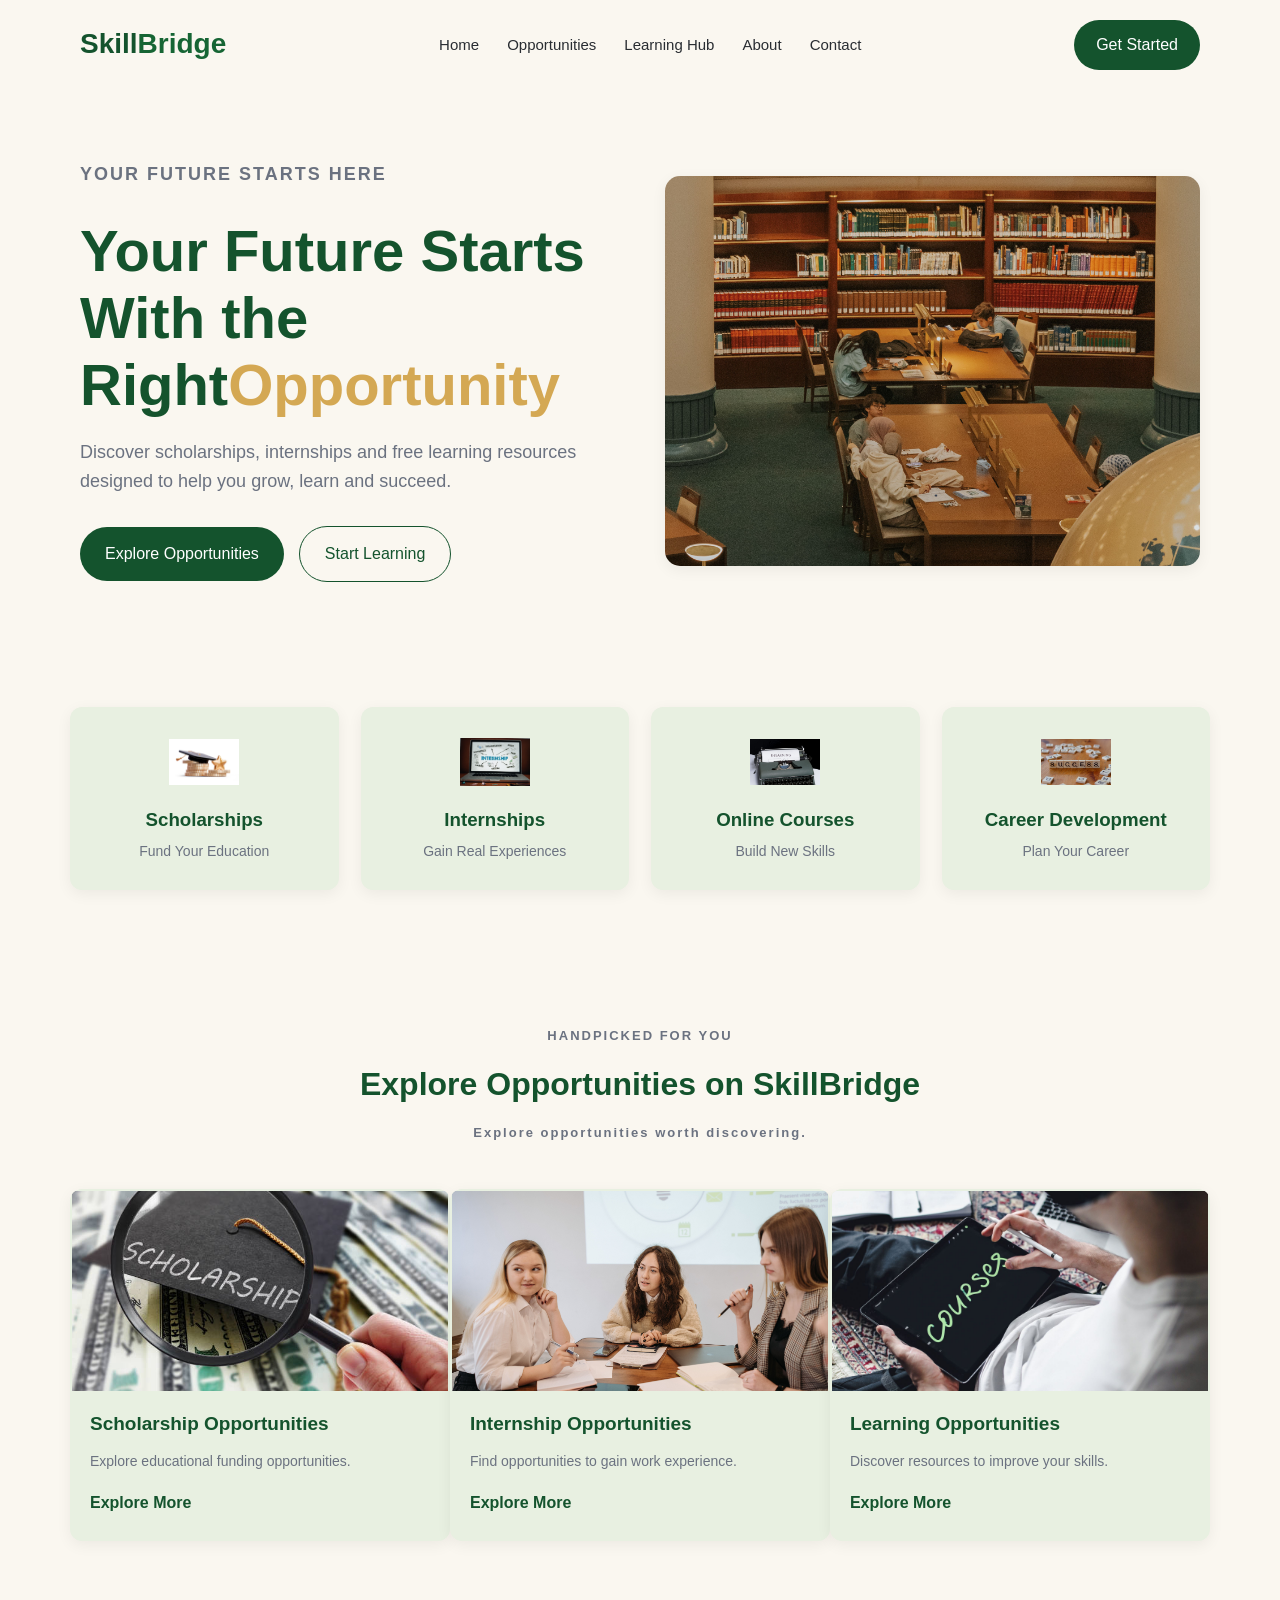
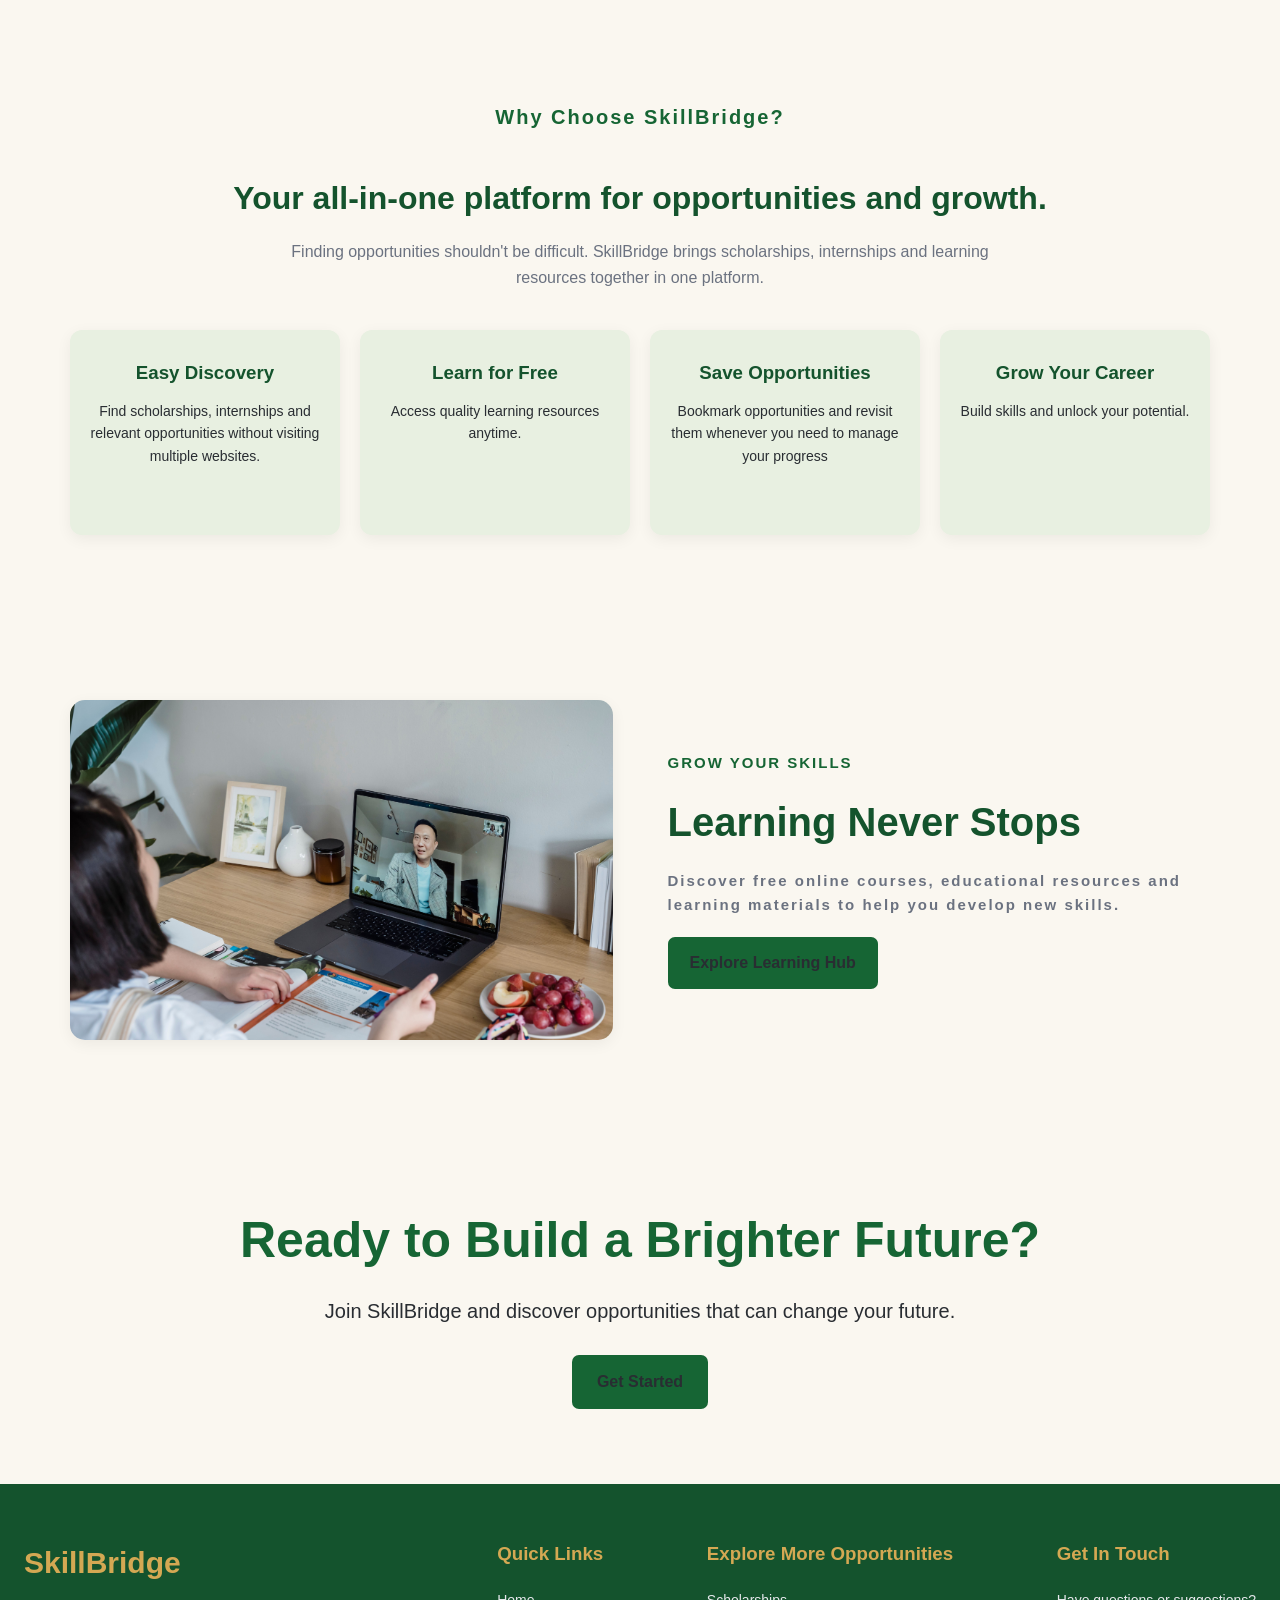
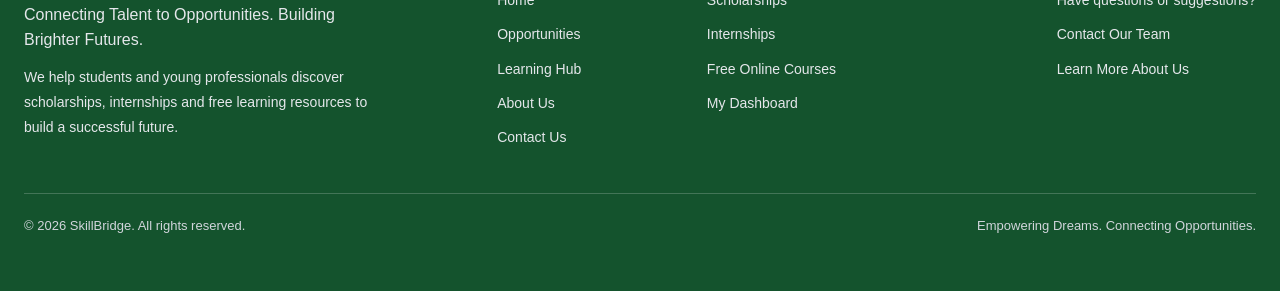
<file: index.html>
<!DOCTYPE html>
<html lang="en">
<head>
    <meta charset="UTF-8">
    <meta name="viewport" content="width=device-width, initial-scale=1.0">
    <title>SkillBridge | Connecting Talent to Opportunities</title>
    <link rel="stylesheet" href="style.css">
</head>
<body>
    <header> 
        <nav class="navbar">
<div class="logo">
    <a href="index.html">Skill<span>Bridge</span></a>
</div>
<ul class="nav-links">
    <li><a href="index.html">Home</a></li>
    <li><a href="opportunities.html">Opportunities</a></li>
    <li><a href="learning.html">Learning Hub</a></li>
    <li><a href="about.html">About </a></li>
    <li><a href="contact.html">Contact</a></li>

</ul>
<a href="dashboard.html" class="get-started">Get Started</a>

        </nav>
    </header>
    <main>
<section class="hero">
    <div class="hero-content">
        <p class="hero-tagline">YOUR FUTURE STARTS HERE</p>
        <h1>Your Future Starts With the Right<span>Opportunity</span></h1>
        <p>Discover scholarships, internships and free learning resources designed to help you grow, learn and succeed.</p>
        <div class="hero-btn">
            <a href="opportunities.html" class="primary-btn"> Explore Opportunities</a>
            <a href="learning.html" class="secondary-btn"> Start Learning</a>
        </div>
    </div>
<div class="hero-image"> <img src="images/landing-hero.jpg" alt=" Students collaborating while studying "></div>

</section>
<section class="categories">
<div class="category">
    <img src="images/scholarship-icon.jpg" alt="Scholarship icon">
    <h3>Scholarships</h3>
    <p>Fund Your Education</p>
</div>
<div class="category">
    <img src="images/internship-icon.jpg" alt="Internship icon">
     <h3>Internships</h3>
     <p>Gain Real Experiences</p>
</div>
<div class="category">
    <img src="images/learning-icon.jpg" alt="learning icon">
    <h3>Online Courses</h3>
    <p>Build New Skills</p>
</div>
<div class="category">
    <img src="images/career-icon.jpg" alt="career success icon">
    <h3>Career Development</h3>
    <p>Plan Your Career</p>
</div>

</section>
<section class="featured">

    <div class="section-heading">
        <p>HANDPICKED FOR YOU</p>

        <h2>Featured Opportunities</h2>
        <p class="p1">Explore opportunities worth discovering.</p>
    </div>

    <div class="opportunities">

        <div class="opportunity-card">
            <img src="images/scholarship.jpg" alt="Scholarship opportunity">
            <h3>Scholarship Opportunities</h3>
            <p>Explore educational funding opportunities.</p>
            <a href="opportunities.html">Explore More</a></div>

        <div class="opportunity-card">
            <img src="images/internship.jpg" alt="Internship opportunity">
            <h3>Internship Opportunities</h3>
            <p>Find opportunities to gain work experience.</p>
            <a href="opportunities.html">Explore More</a></div>

        <div class="opportunity-card">
            <img src="images/learning.jpg"alt="Online learning opportunity">
            <h3>Learning Opportunities</h3>
            <p>Discover resources to improve your skills.</p>
<a href="learning.html">Explore More</a>

</div>

</div>

</section>

<section class="why-skillbridge">
    <p>Why Choose SkillBridge? </p>
    <h2>Your all-in-one platform for opportunities and growth.</h2>
    <p>Finding opportunities shouldn't be difficult. SkillBridge brings scholarships, internships and learning resources together in one platform. </p>

    <div class="benefits">
        <div class="benefit">
    <h3>Easy Discovery</h3>
    <p>Find scholarships, internships and relevant opportunities without visiting multiple websites.</p>
</div>
<div class="benefit">
    <h3> Learn for Free</h3>
    <p>Access quality learning resources anytime.</p>
</div>
<div class="benefit">
    <h3>Save Opportunities</h3>
    <p>Bookmark opportunities and revisit them whenever you need to manage your progress</p>
</div>
<div class="benefit">
    <h3>Grow Your Career</h3>
    <p>Build skills and unlock your potential.</p>
     </div>
    </div>
</section>

<section class="learning-preview">

    <div class="learning-image">
<img src="images/learning-hub.jpg"alt="Student studying using a laptop"></div>

    <div class="learning-content">
        <p>GROW YOUR SKILLS</p>
        <h2>Learning Never Stops</h2>
        <p class="p2">Discover free online courses, educational resources and learning materials to help you develop new skills.</p>
        <a href="learning.html">Explore Learning Hub</a>
</div>

</section>

<section class="cta">
    <h2>Ready to Build a Brighter Future?</h2>
    <p>Join SkillBridge and discover opportunities that can change your future.</p>
<a href="dashboard.html">Get Started</a>
</section>
    </main>
    <footer>
        <div class="footer-content">
            <div class="footer-brand"> 
                <h2>SkillBridge</h2>
                <p>Connecting Talent to Opportunities. Building Brighter Futures.</p>
                <p class="footer-description"> We help students and young professionals discover scholarships, internships and free learning resources to build a successful future.</p>
            </div>
            <div class="footer-links">
                <h3>Quick Links</h3>
                <a href="index.html">Home</a> 
                <a href="opportunities.html">Opportunities</a>
                <a href="learning.html">Learning Hub</a>
                <a href="about.html">About Us</a>
                <a href="contact.html">Contact Us</a>
            
            </div>
            <div class="footer-links">
                <h3>Explore More Opportunities</h3>
                <a href="opportunities.html">Scholarships</a>
                <a href="opportunities.html">Internships</a>
                <a href="learning.html">Free Online Courses</a>              
                <a href="dashboard.html">My Dashboard</a>

            </div>
            <div class="footer-links">
                <h3>Get In Touch</h3>
                <p>Have questions or suggestions?</p>
                <a href="contact.html"> Contact Our Team</a>
                <a href="about.html"> Learn More About Us</a>
            </div>

        </div>
        <div class="footer-bottom">
            <p> &copy; 2026 SkillBridge. All rights reserved.</p>
            <p>Empowering Dreams. Connecting Opportunities.</p>
        </div>
        
    </footer>
    <script src="script.js"></script>
</body>
</html>
</file>
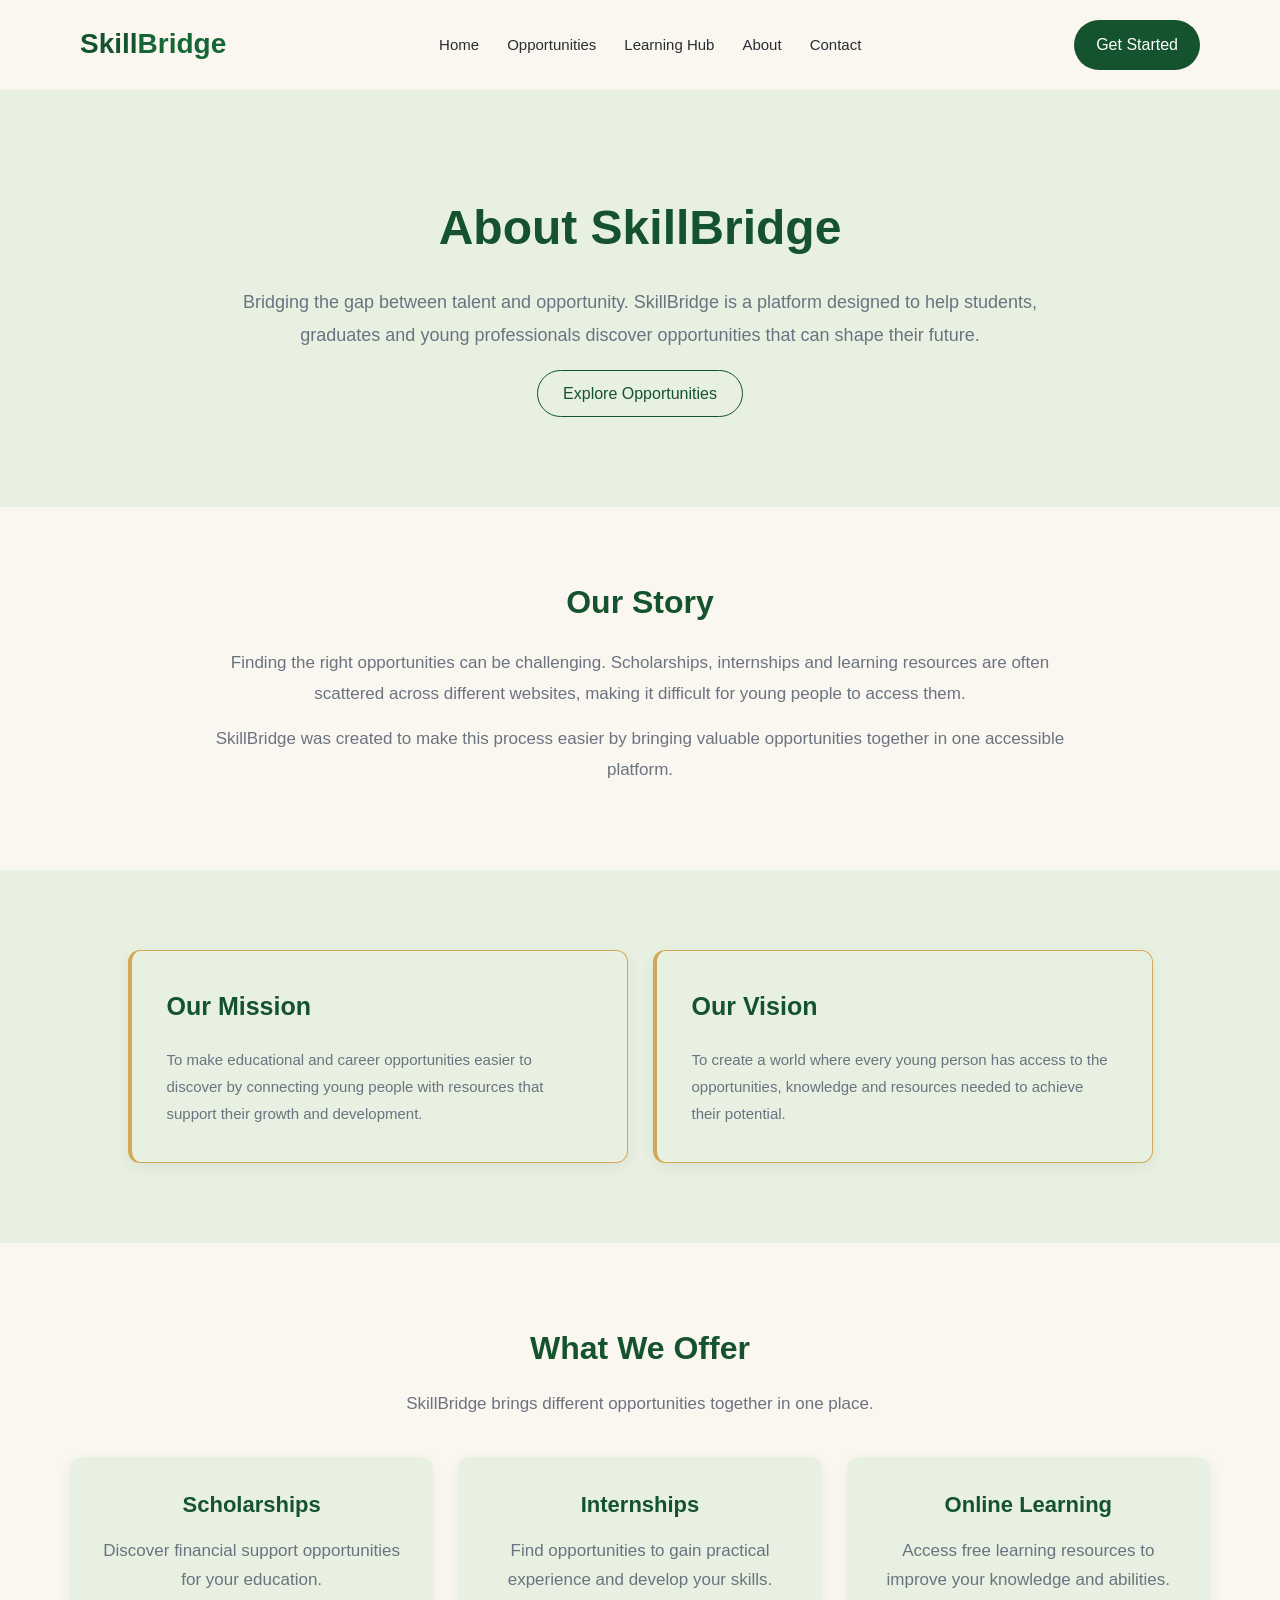
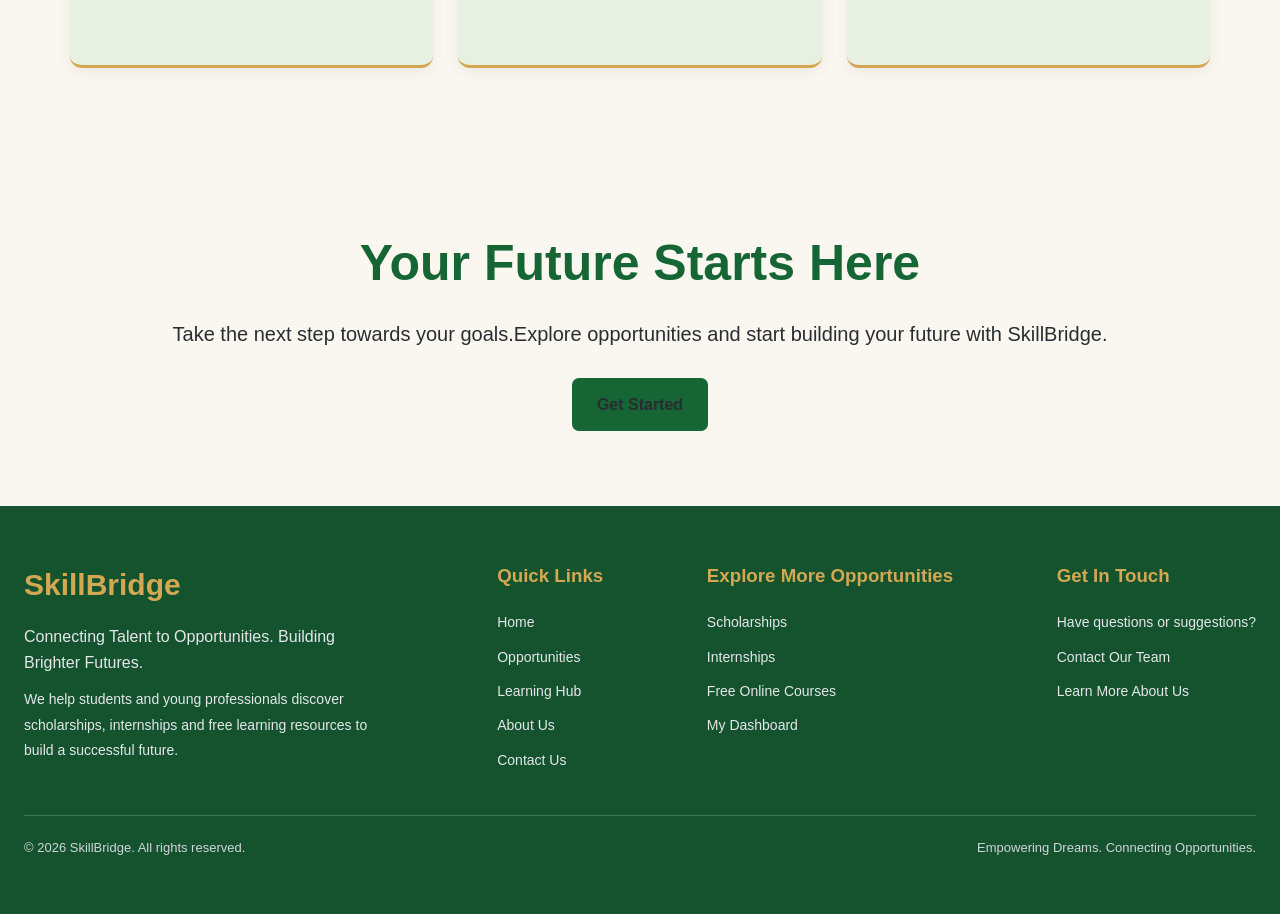
<file: about.html>
<!DOCTYPE html>
<html lang="en">
<head>
    <meta charset="UTF-8">
    <meta name="viewport" content="width=device-width, initial-scale=1.0">
    <title>About Us | SkillBridge</title>
    <link rel="stylesheet" href="style.css">
</head>
<body>
   <header> 
        <nav class="navbar">
<div class="logo">
    <a href="index.html">Skill<span>Bridge</span></a>
</div>
<ul class="nav-links">
    <li><a href="index.html">Home</a></li>
    <li><a href="opportunities.html">Opportunities</a></li>
    <li><a href="learning.html">Learning Hub</a></li>
    <li><a href="about.html">About </a></li>
    <li><a href="contact.html">Contact</a></li>

</ul>
<a href="dashboard.html" class="get-started">Get Started</a>

        </nav>
    </header>
    <main>

<section class="about-hero">

<div class="about-content">
    <h1>About SkillBridge</h1>
    <p>Bridging the gap between talent and opportunity. SkillBridge is a platform designed to help students, graduates and young professionals discover opportunities that can shape their future.</p>
    <a href="opportunities.html" class="secondary-btn">Explore Opportunities</a>
 </div>

    </section>

    <section class="our-story">

     <h2>Our Story</h2>
    <p>Finding the right opportunities can be challenging. Scholarships, internships and learning resources are often scattered across different websites, making it difficult for young people to access them.</p>
    <p>SkillBridge was created to make this process easier by bringing valuable opportunities together in one accessible platform.</p>

    </section>


    <section class="mission-vision">

        <div class="mission">
            <h2>Our Mission</h2>
            <p>To make educational and career opportunities easier to discover by connecting young people with resources that support their growth and development.</p>
        </div>

        <div class="vision">
            <h2>Our Vision</h2>
            <p>To create a world where every young person has access to the opportunities, knowledge and resources needed to achieve their potential.</p>
        </div>

    </section>


<section class="what-we-offer">

 <h2>What We Offer</h2>
<p>SkillBridge brings different opportunities together in one place.</p>

<div class="offer-list">

    <div class="offer">
    <h3>Scholarships</h3>
    <p>Discover financial support opportunities for your education.</p>
    </div>

    
   <div class="offer">
    <h3>Internships</h3>
    <p>Find opportunities to gain practical experience and develop your skills.</p>
    </div>

<div class="offer">
    <h3>Online Learning</h3>
    <p>Access free learning resources to improve your knowledge and abilities.</p>
</div>
</div>

</section>


<section class="cta">

    <h2>Your Future Starts Here</h2>
    <p>Take the next step towards your goals.Explore opportunities and start building your future with SkillBridge.</p>
    <a href="opportunities.html" class="primary-btn">Get Started</a>

 </section>

</main>    

     <footer>
        <div class="footer-content">
            <div class="footer-brand"> 
                <h2>SkillBridge</h2>
                <p>Connecting Talent to Opportunities. Building Brighter Futures.</p>
                <p class="footer-description"> We help students and young professionals discover scholarships, internships and free learning resources to build a successful future.</p>
            </div>
            <div class="footer-links">
                <h3>Quick Links</h3>
                <a href="index.html">Home</a> 
                <a href="opportunities.html">Opportunities</a>
                <a href="learning.html">Learning Hub</a>
                <a href="about.html">About Us</a>
                <a href="contact.html">Contact Us</a>
            
            </div>
            <div class="footer-links">
                <h3>Explore More Opportunities</h3>
                <a href="opportunities.html">Scholarships</a>
                <a href="opportunities.html">Internships</a>
                <a href="learning.html">Free Online Courses</a>              
                <a href="dashboard.html">My Dashboard</a>

            </div>
            <div class="footer-links">
                <h3>Get In Touch</h3>
                <p>Have questions or suggestions?</p>
                <a href="contact.html"> Contact Our Team</a>
                <a href="about.html"> Learn More About Us</a>
            </div>

        </div>
        <div class="footer-bottom">
            <p> &copy; 2026 SkillBridge. All rights reserved.</p>
            <p>Empowering Dreams. Connecting Opportunities.</p>
        </div>
        
    </footer>
    
    
</body>
</html>
</file>
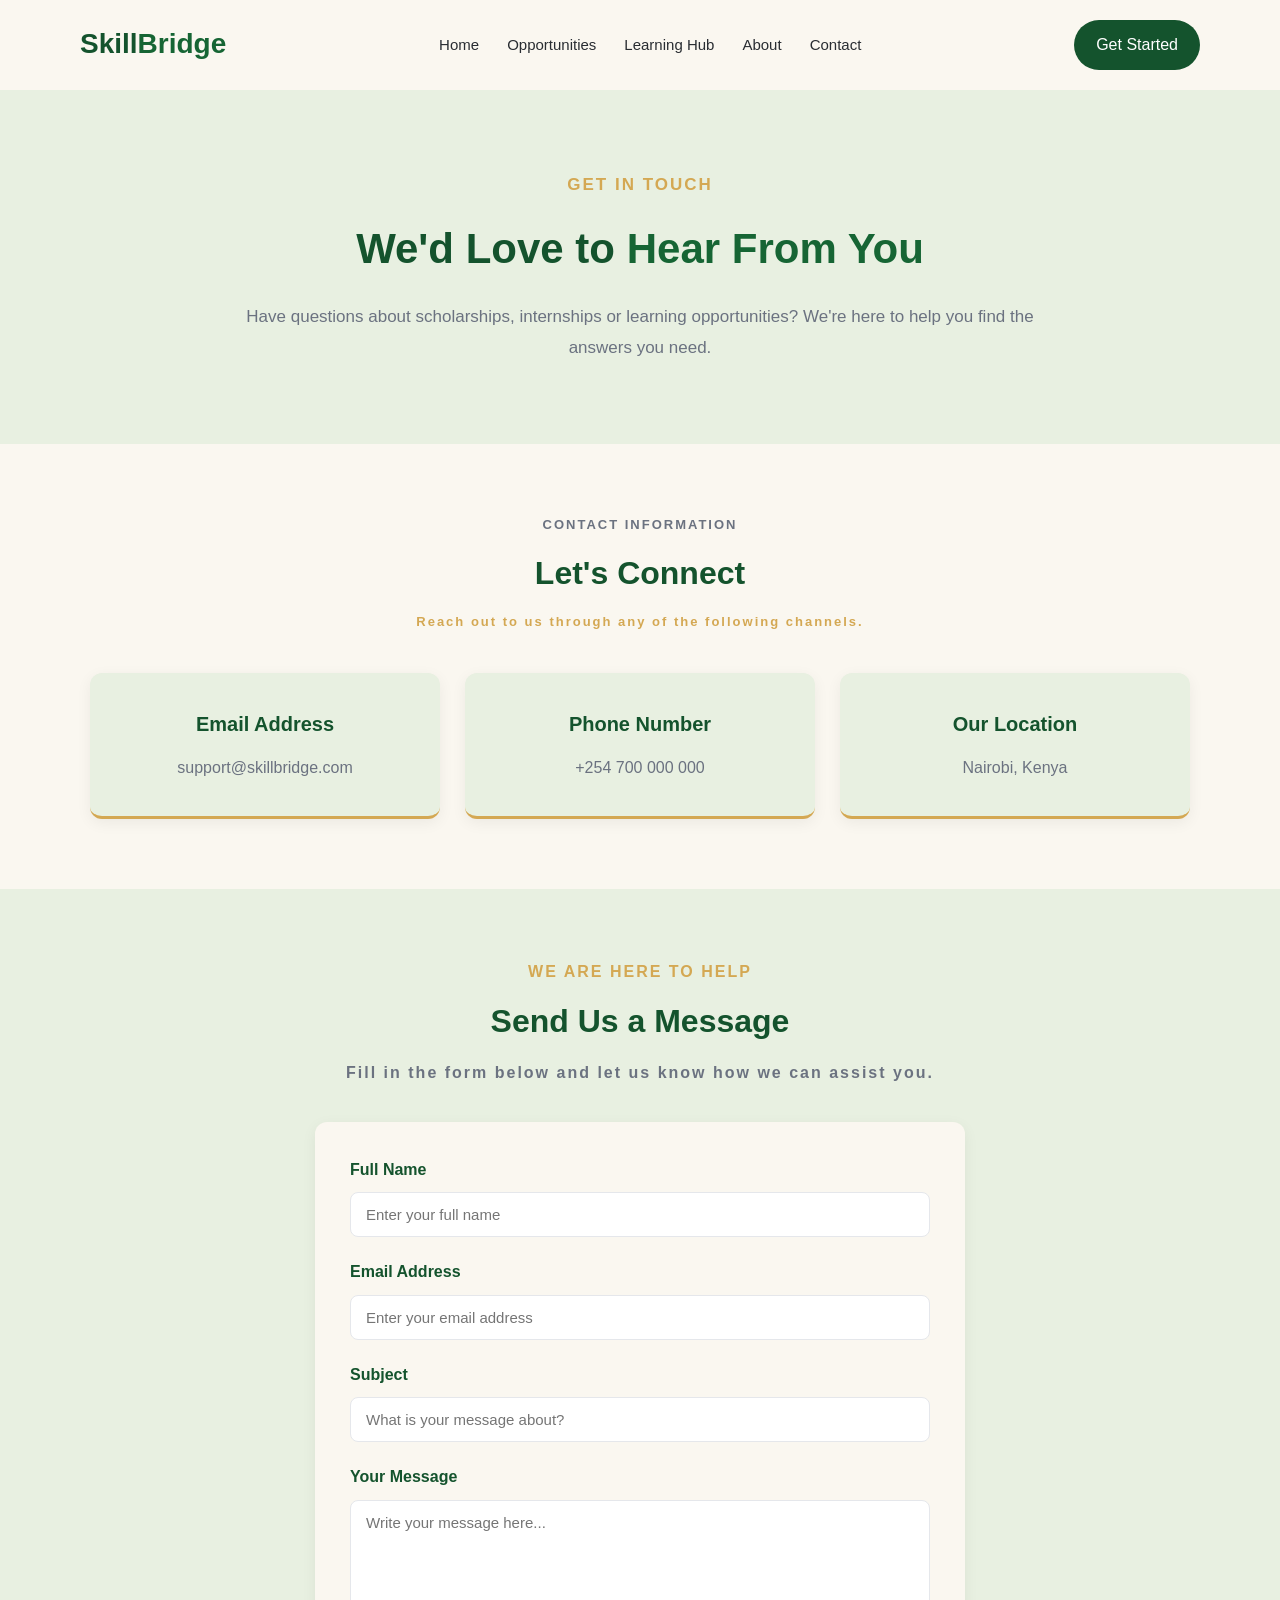
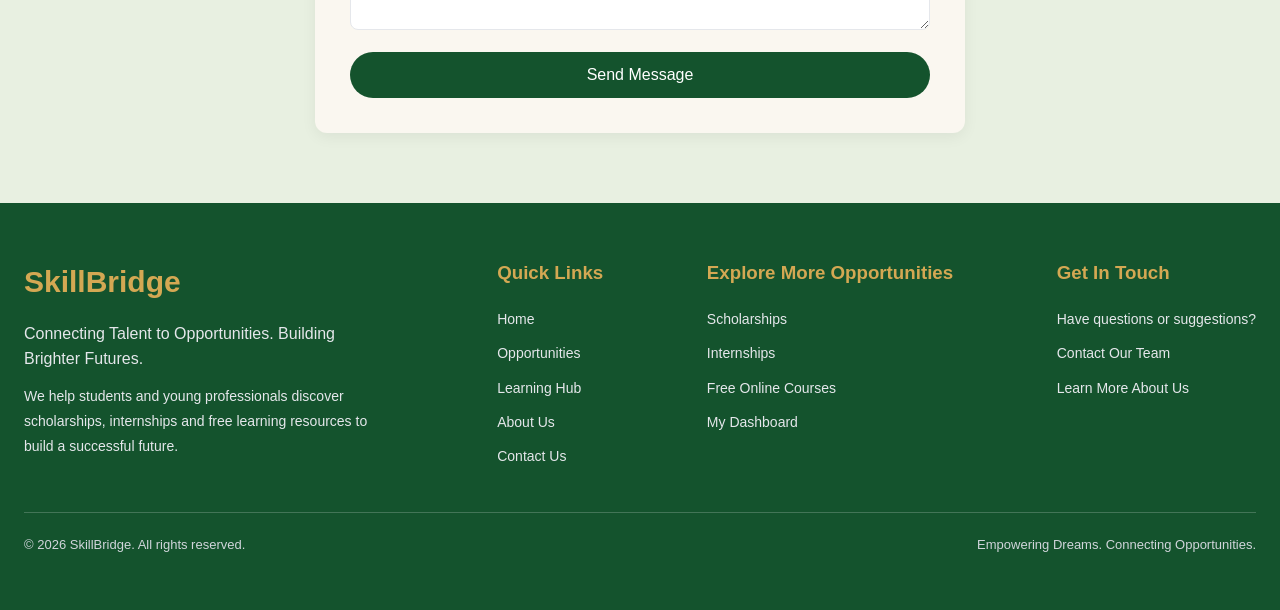
<file: contact.html>
<!DOCTYPE html>
<html lang="en">
<head>
    <meta charset="UTF-8">
    <meta name="viewport" content="width=device-width, initial-scale=1.0">
    <title>Contacts | SkillBridge</title>
    <link rel="stylesheet" href="style.css">
</head>
<body>
    <header> 
        <nav class="navbar">
<div class="logo">
    <a href="index.html">Skill<span>Bridge</span></a>
</div>
<ul class="nav-links">
    <li><a href="index.html">Home</a></li>
    <li><a href="opportunities.html">Opportunities</a></li>
    <li><a href="learning.html">Learning Hub</a></li>
    <li><a href="about.html">About </a></li>
    <li><a href="contact.html">Contact</a></li>

</ul>
<a href="dashboard.html" class="get-started">Get Started</a>

        </nav>
    </header>
    <main>

    <section class="contact-hero">
<div class="contact-hero-content">
    <p class="hero-tagline">GET IN TOUCH</p>
    <h1>We'd Love to <span>Hear From You</span></h1>
  <p>Have questions about scholarships, internships or learning opportunities? We're here to help you find the answers you need.</p>
</div>
    </section>

    <section class="contact-information">
        <div class="section-heading">
            <p>CONTACT INFORMATION</p>
            <h2>Let's Connect</h2>
            <p class="p2">Reach out to us through any of the following channels.</p>
        </div>

        <div class="contact-info-grid">
            <div class="contact-info-card">
                <h3>Email Address</h3>
                <p>support@skillbridge.com</p>
            </div>

            <div class="contact-info-card">
                <h3>Phone Number</h3>
                <p>+254 700 000 000</p>
            </div>

            <div class="contact-info-card">
                <h3>Our Location</h3>
                <p>Nairobi, Kenya</p>
            </div>
        </div>

    </section>

    <section class="contact-form-section">

        <div class="contact-form-heading">
            <p>WE ARE HERE TO HELP</p>
            <h2>Send Us a Message</h2>
            <p class="p3" >Fill in the form below and let us know how we can assist you.</p>
        </div>

        <form class="contact-form" action="success.html" method="get">
            <div class="form-group">
                <label for="name">Full Name</label>
                <input type="text" id="name" name="name" placeholder="Enter your full name" required>
            </div>

            <div class="form-group">
                <label for="email">Email Address</label>
                <input type="email" id="email" name="email" placeholder="Enter your email address" required>
            </div>

            <div class="form-group">
                <label for="subject">Subject</label>
                <input type="text" id="subject" name="subject" placeholder="What is your message about?"required>
            </div>

            <div class="form-group">
                <label for="message">Your Message</label>
                <textarea id="message" name="message"  rows="6"placeholder="Write your message here..."required></textarea>
            </div>
            <button type="submit" class="primary-btn"> Send Message </button>

        </form>

    </section>
</main>
    <footer>
        <div class="footer-content">
            <div class="footer-brand"> 
                <h2>SkillBridge</h2>
                <p>Connecting Talent to Opportunities. Building Brighter Futures.</p>
                <p class="footer-description"> We help students and young professionals discover scholarships, internships and free learning resources to build a successful future.</p>
            </div>
            <div class="footer-links">
                <h3>Quick Links</h3>
                <a href="index.html">Home</a> 
                <a href="opportunities.html">Opportunities</a>
                <a href="learning.html">Learning Hub</a>
                <a href="about.html">About Us</a>
                <a href="contact.html">Contact Us</a>
            
            </div>
            <div class="footer-links">
                <h3>Explore More Opportunities</h3>
                <a href="opportunities.html">Scholarships</a>
                <a href="opportunities.html">Internships</a>
                <a href="learning.html">Free Online Courses</a>              
                <a href="dashboard.html">My Dashboard</a>

            </div>
            <div class="footer-links">
                <h3>Get In Touch</h3>
                <p>Have questions or suggestions?</p>
                <a href="contact.html"> Contact Our Team</a>
                <a href="about.html"> Learn More About Us</a>
            </div>

        </div>
        <div class="footer-bottom">
            <p> &copy; 2026 SkillBridge. All rights reserved.</p>
            <p>Empowering Dreams. Connecting Opportunities.</p>
        </div>
        
    </footer>
    
</body>
</html>
</file>
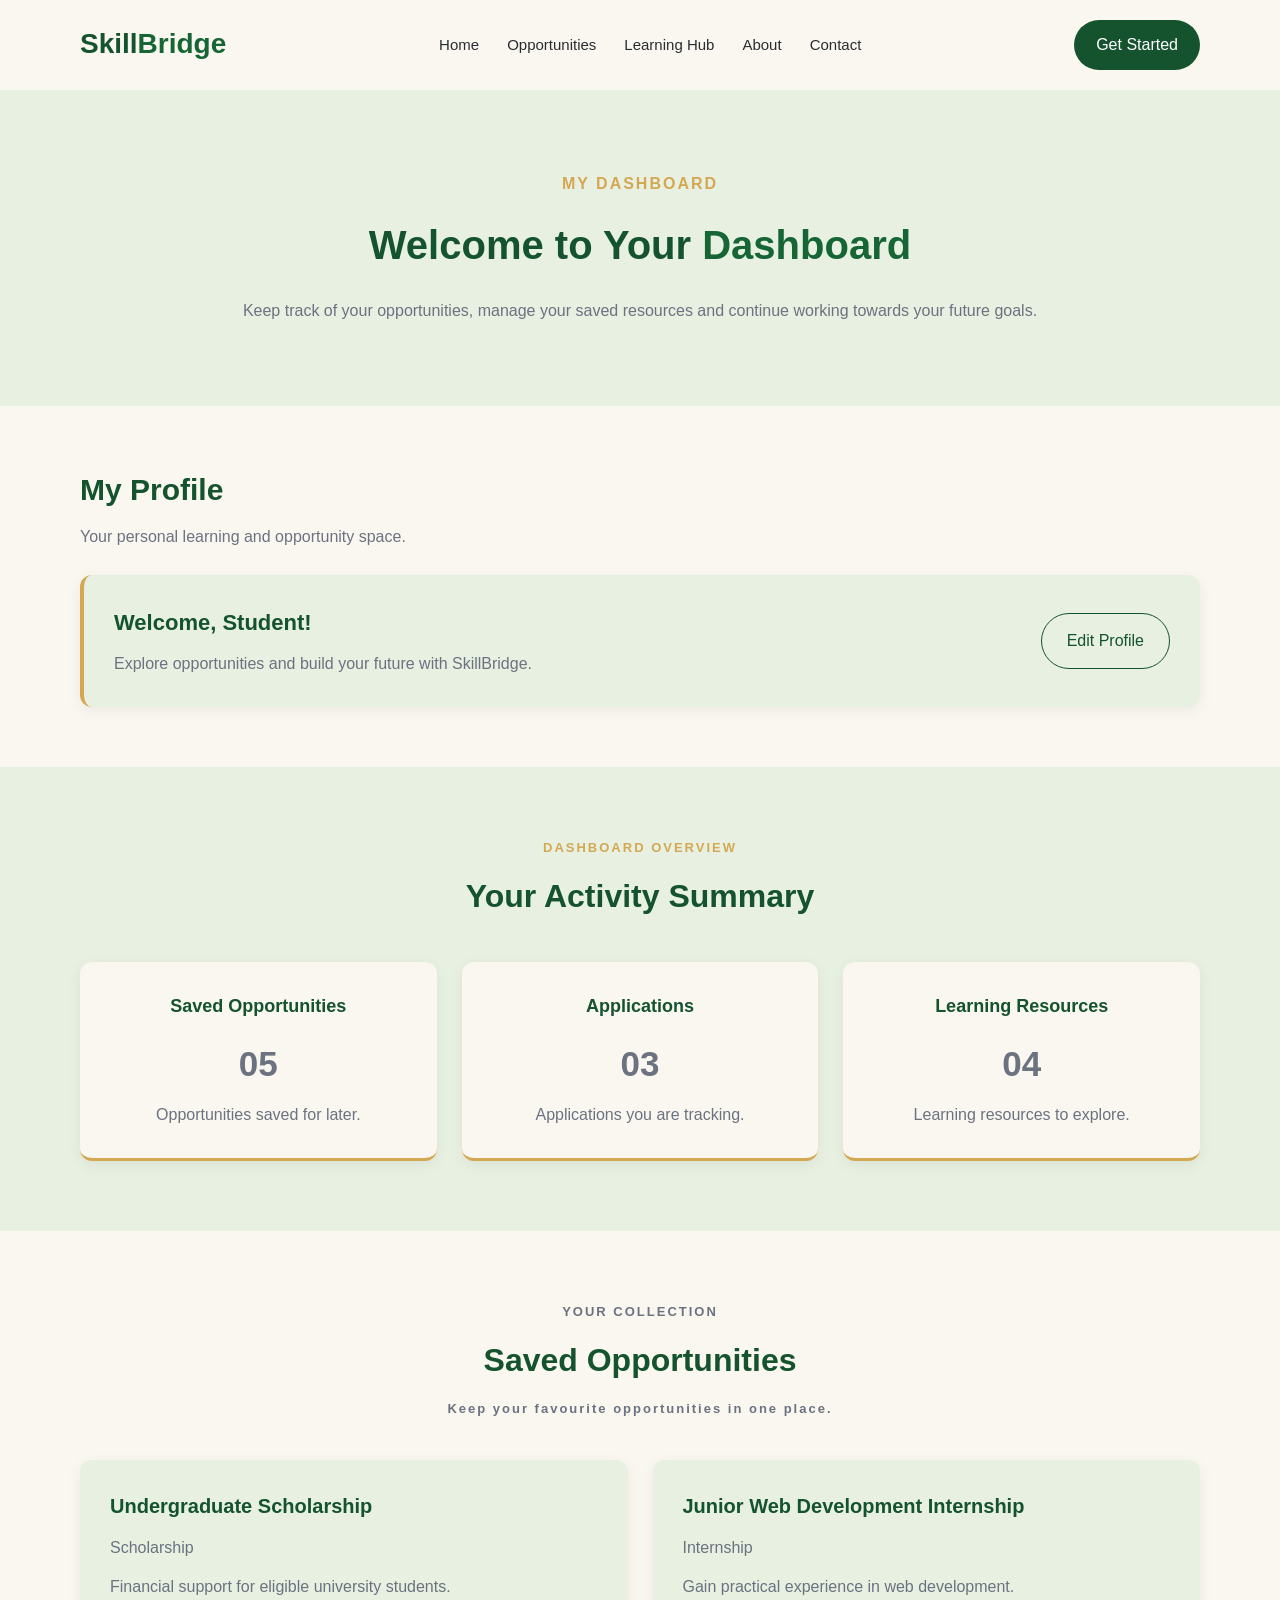
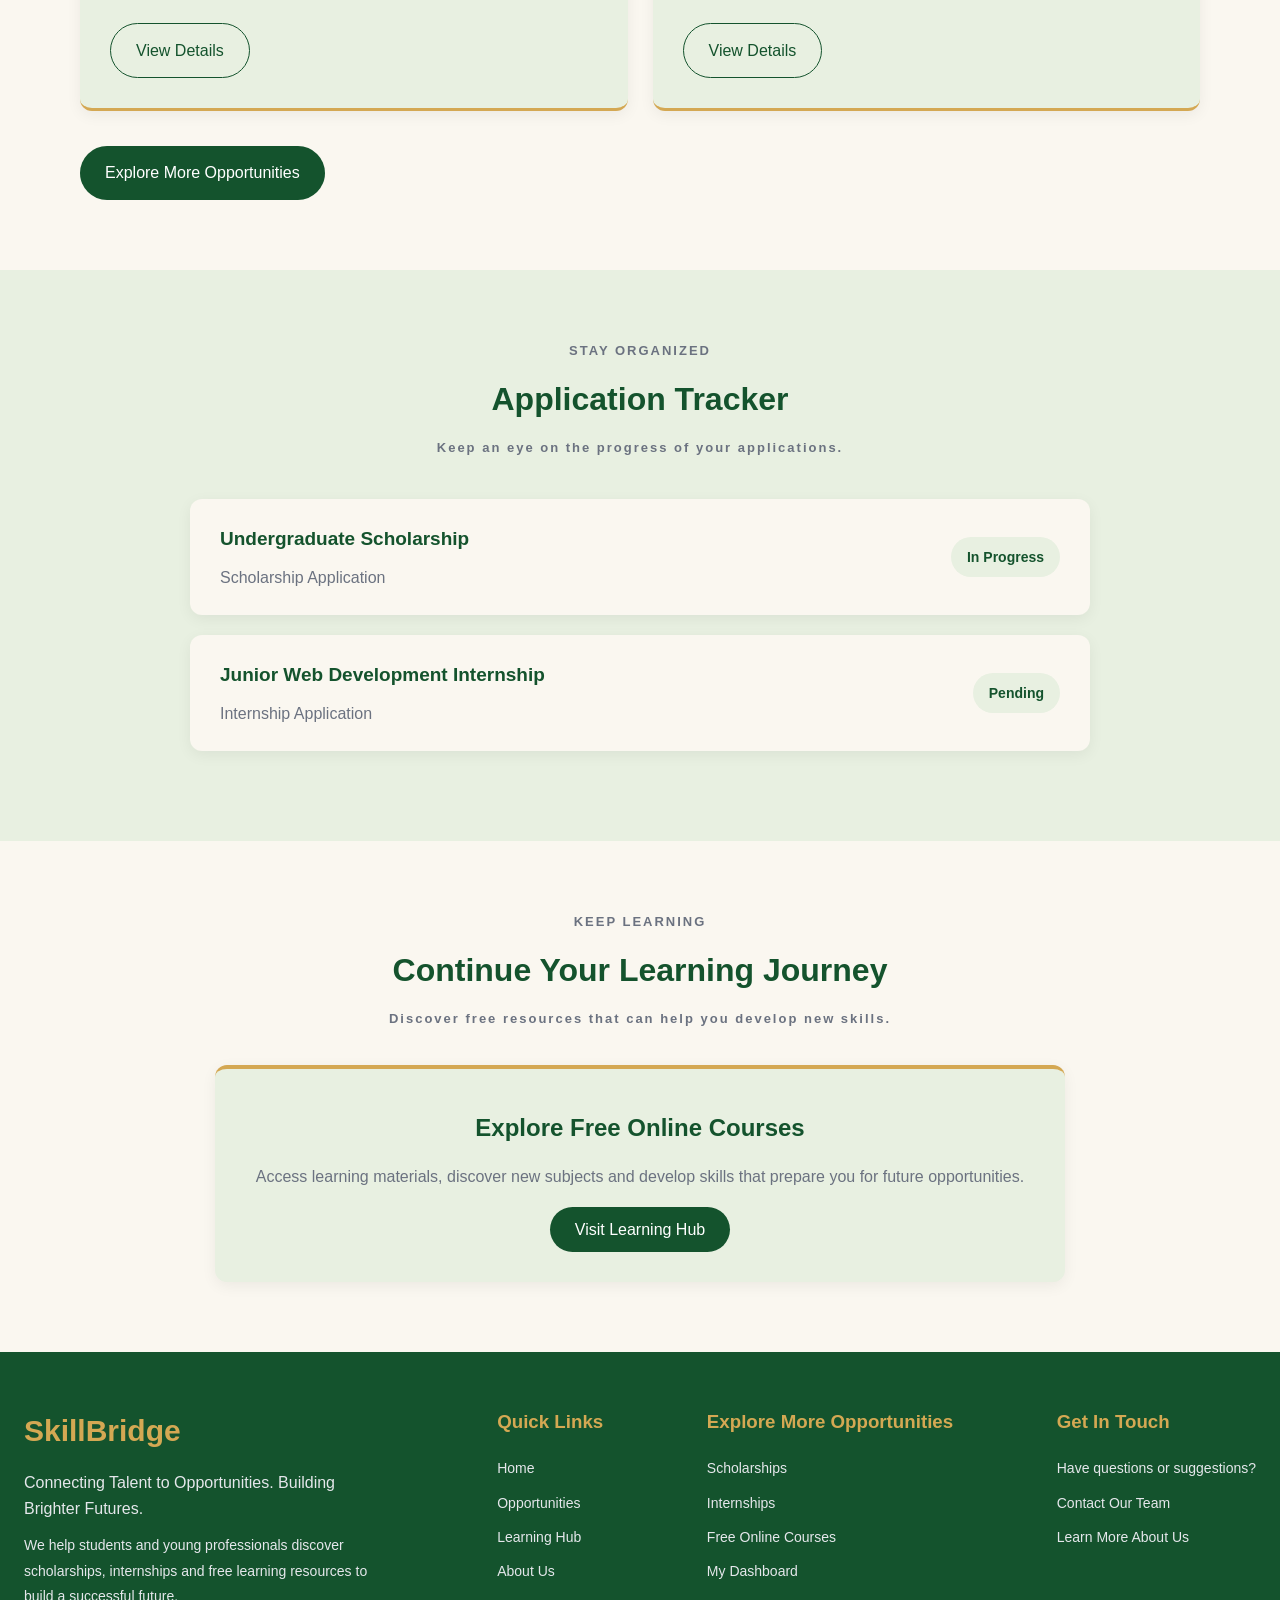
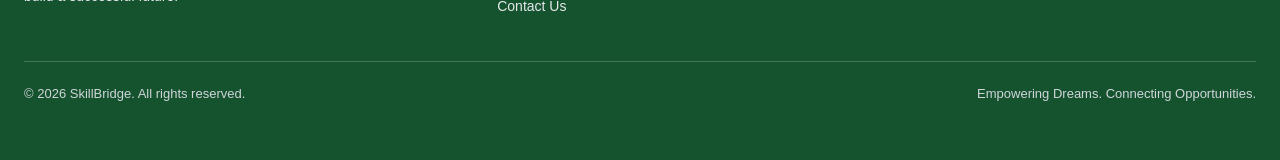
<file: dashboard.html>
<!DOCTYPE html>
<html lang="en">
<head>
    <meta charset="UTF-8">
    <meta name="viewport" content="width=device-width, initial-scale=1.0">
    <title>My Dashboard | SkillBridge</title>
    <link rel="stylesheet" href="style.css">
</head>
<body>
    <header> 
        <nav class="navbar">
<div class="logo">
    <a href="index.html">Skill<span>Bridge</span></a>
</div>
<ul class="nav-links">
    <li><a href="index.html">Home</a></li>
    <li><a href="opportunities.html">Opportunities</a></li>
    <li><a href="learning.html">Learning Hub</a></li>
    <li><a href="about.html">About </a></li>
    <li><a href="contact.html">Contact</a></li>

</ul>
<a href="dashboard.html" class="get-started">Get Started</a>

        </nav>
    </header>
    
    <main>
<section class="dashboard-welcome">

<div class="welcome-content">
    <p class="hero-tagline">MY DASHBOARD</p>
<h1>Welcome to Your <span>Dashboard</span></h1>
<p> Keep track of your opportunities, manage your saved resources and continue working towards your future goals.</p>
 </div>

</section>

    <section class="dashboard-profile">

    <div class="profile-heading">
        <h2>My Profile</h2>
        <p>Your personal learning and opportunity space.</p>
    </div>

            <div class="profile-card">

        <div class="profile-details">
            <h3>Welcome, Student!</h3>
            <p>Explore opportunities and build your future with SkillBridge.</p>
        </div>

        <a href="#" class="secondary-btn">Edit Profile</a>

    </div>

</section>


 <section class="dashboard-overview">

    <div class="section-heading">
        <p class="section-tagline">DASHBOARD OVERVIEW</p>
        <h2>Your Activity Summary</h2>
    </div>

<div class="overview-grid">

    <div class="overview-card">
            <h3>Saved Opportunities</h3>
            <p class="overview-number">05</p>
            <p>Opportunities saved for later.</p>
    </div>

        <div class="overview-card">
        <h3>Applications</h3>
        <p class="overview-number">03</p>
       <p>Applications you are tracking.</p>
</div>

    <div class="overview-card">
        <h3>Learning Resources</h3>
        <p class="overview-number">04</p>
        <p>Learning resources to explore.</p>
    </div>

</div>

 </section>

<section class="saved-opportunities">

    <div class="section-heading">
        <p>YOUR COLLECTION</p>
        <h2>Saved Opportunities</h2>
        <p>Keep your favourite opportunities in one place.</p>
    </div>

<div class="saved-grid">

    <div class="saved-card">
        <h3>Undergraduate Scholarship</h3>
        <p>Scholarship</p>
        <p>Financial support for eligible university students.</p>
        <a href="details.html" class="secondary-btn">View Details</a>
    </div>

    <div class="saved-card">
      <h3>Junior Web Development Internship</h3>
      <p>Internship</p>
      <p>Gain practical experience in web development.</p>
      <a href="details.html" class="secondary-btn">View Details</a>
</div>

</div>

    <a href="opportunities.html" class="primary-btn">Explore More Opportunities</a>

</section>

    <section class="application-tracker">

    <div class="section-heading">
        <p>STAY ORGANIZED</p>
        <h2>Application Tracker</h2>
        <p>Keep an eye on the progress of your applications.</p>
    </div>

    <div class="application-list">

    <div class="application-card">
        <div>
            <h3>Undergraduate Scholarship</h3>
            <p>Scholarship Application</p>
        </div>

    <span class="application-status">In Progress</span>
</div>

    <div class="application-card">
            <div>
                 <h3>Junior Web Development Internship</h3>
                <p>Internship Application</p>
         </div>

    <span class="application-status">Pending</span>
</div>

    </div>

</section>

<section class="dashboard-learning">

<div class="section-heading">
    <p>KEEP LEARNING</p>
    <h2>Continue Your Learning Journey</h2>
    <p>Discover free resources that can help you develop new skills.</p>
</div>

    <div class="learning-dashboard-card">

    <h3>Explore Free Online Courses</h3>
    <p>Access learning materials, discover new subjects and develop skills that prepare you for future opportunities.</p>
    <a href="learning.html" class="primary-btn">Visit Learning Hub</a>

 </div>

        </section>

    </main>
    <footer>
        <div class="footer-content">
            <div class="footer-brand"> 
                <h2>SkillBridge</h2>
                <p>Connecting Talent to Opportunities. Building Brighter Futures.</p>
                <p class="footer-description"> We help students and young professionals discover scholarships, internships and free learning resources to build a successful future.</p>
            </div>
            <div class="footer-links">
                <h3>Quick Links</h3>
                <a href="index.html">Home</a> 
                <a href="opportunities.html">Opportunities</a>
                <a href="learning.html">Learning Hub</a>
                <a href="about.html">About Us</a>
                <a href="contact.html">Contact Us</a>
            
            </div>
            <div class="footer-links">
                <h3>Explore More Opportunities</h3>
                <a href="opportunities.html">Scholarships</a>
                <a href="opportunities.html">Internships</a>
                <a href="learning.html">Free Online Courses</a>              
                <a href="dashboard.html">My Dashboard</a>

            </div>
            <div class="footer-links">
                <h3>Get In Touch</h3>
                <p>Have questions or suggestions?</p>
                <a href="contact.html"> Contact Our Team</a>
                <a href="about.html"> Learn More About Us</a>
            </div>

        </div>
        <div class="footer-bottom">
            <p> &copy; 2026 SkillBridge. All rights reserved.</p>
            <p>Empowering Dreams. Connecting Opportunities.</p>
        </div>
        
    </footer>
</body>
</html>
</file>
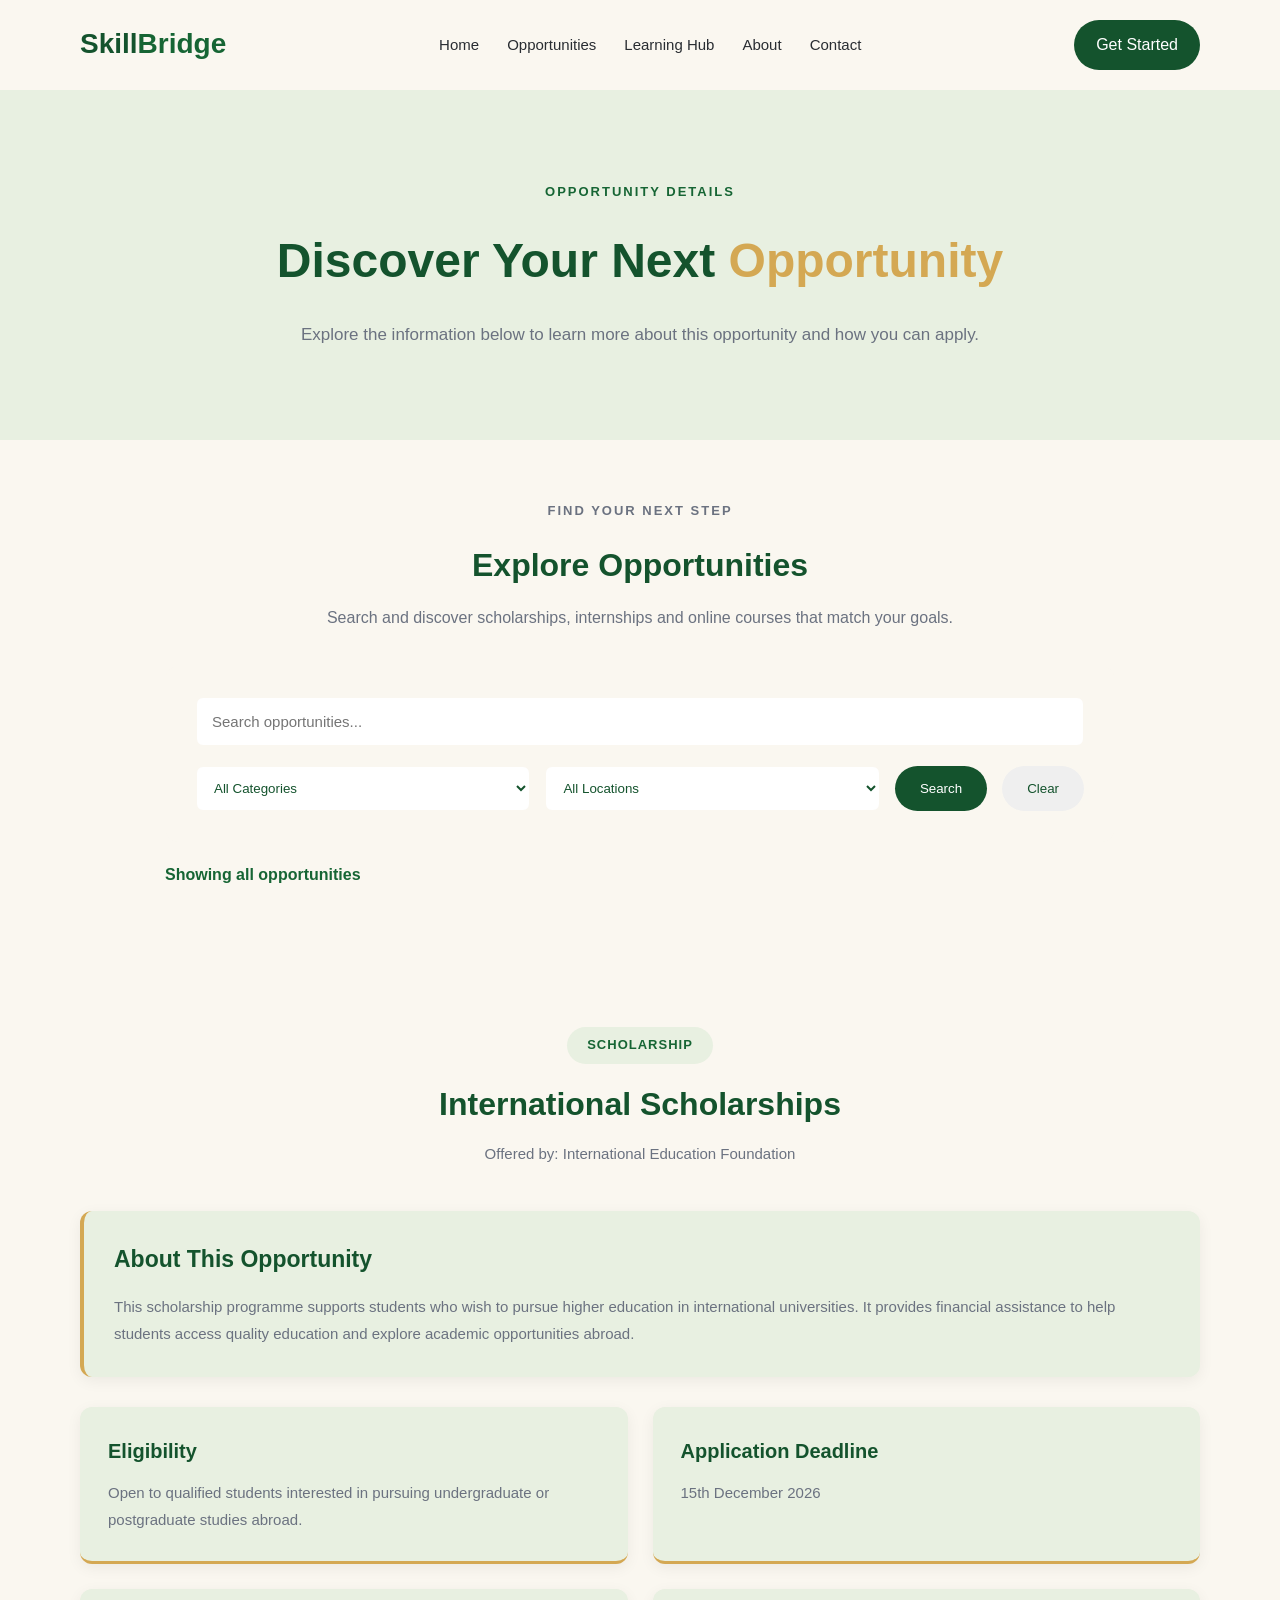
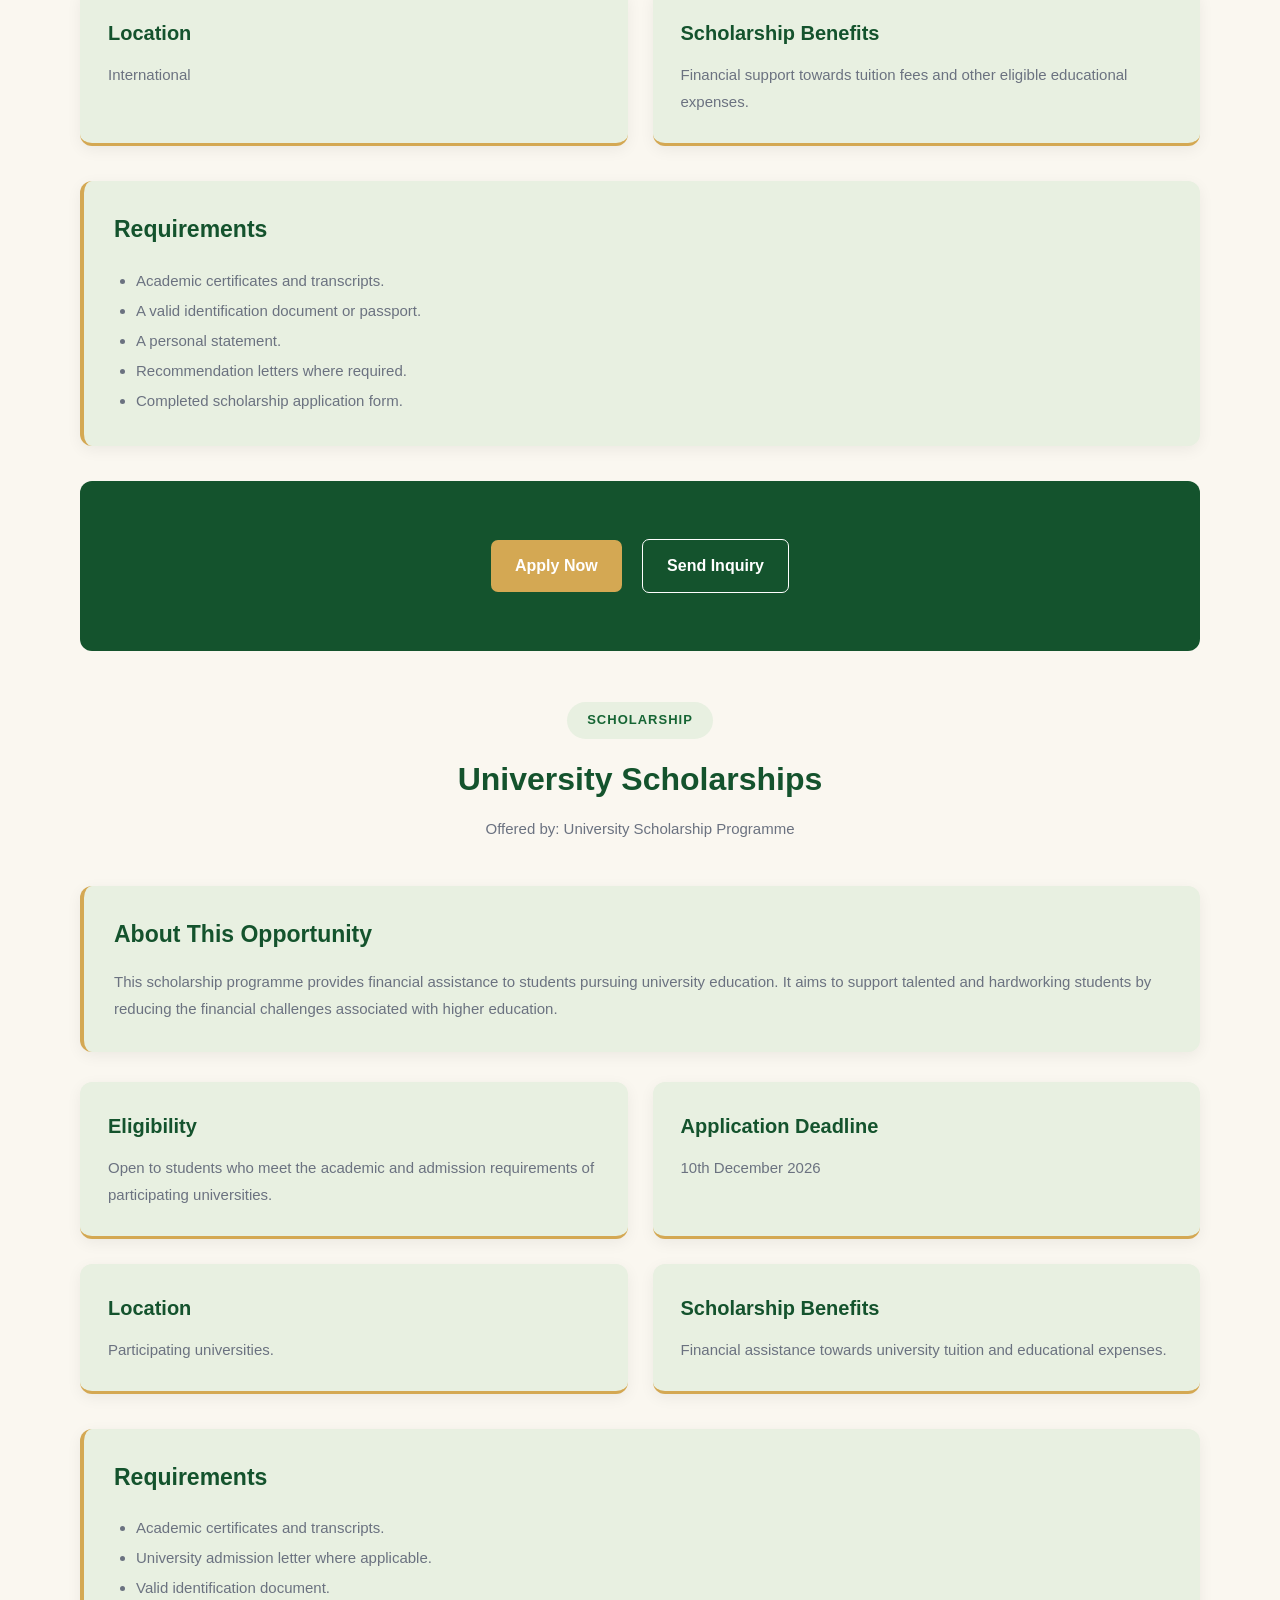
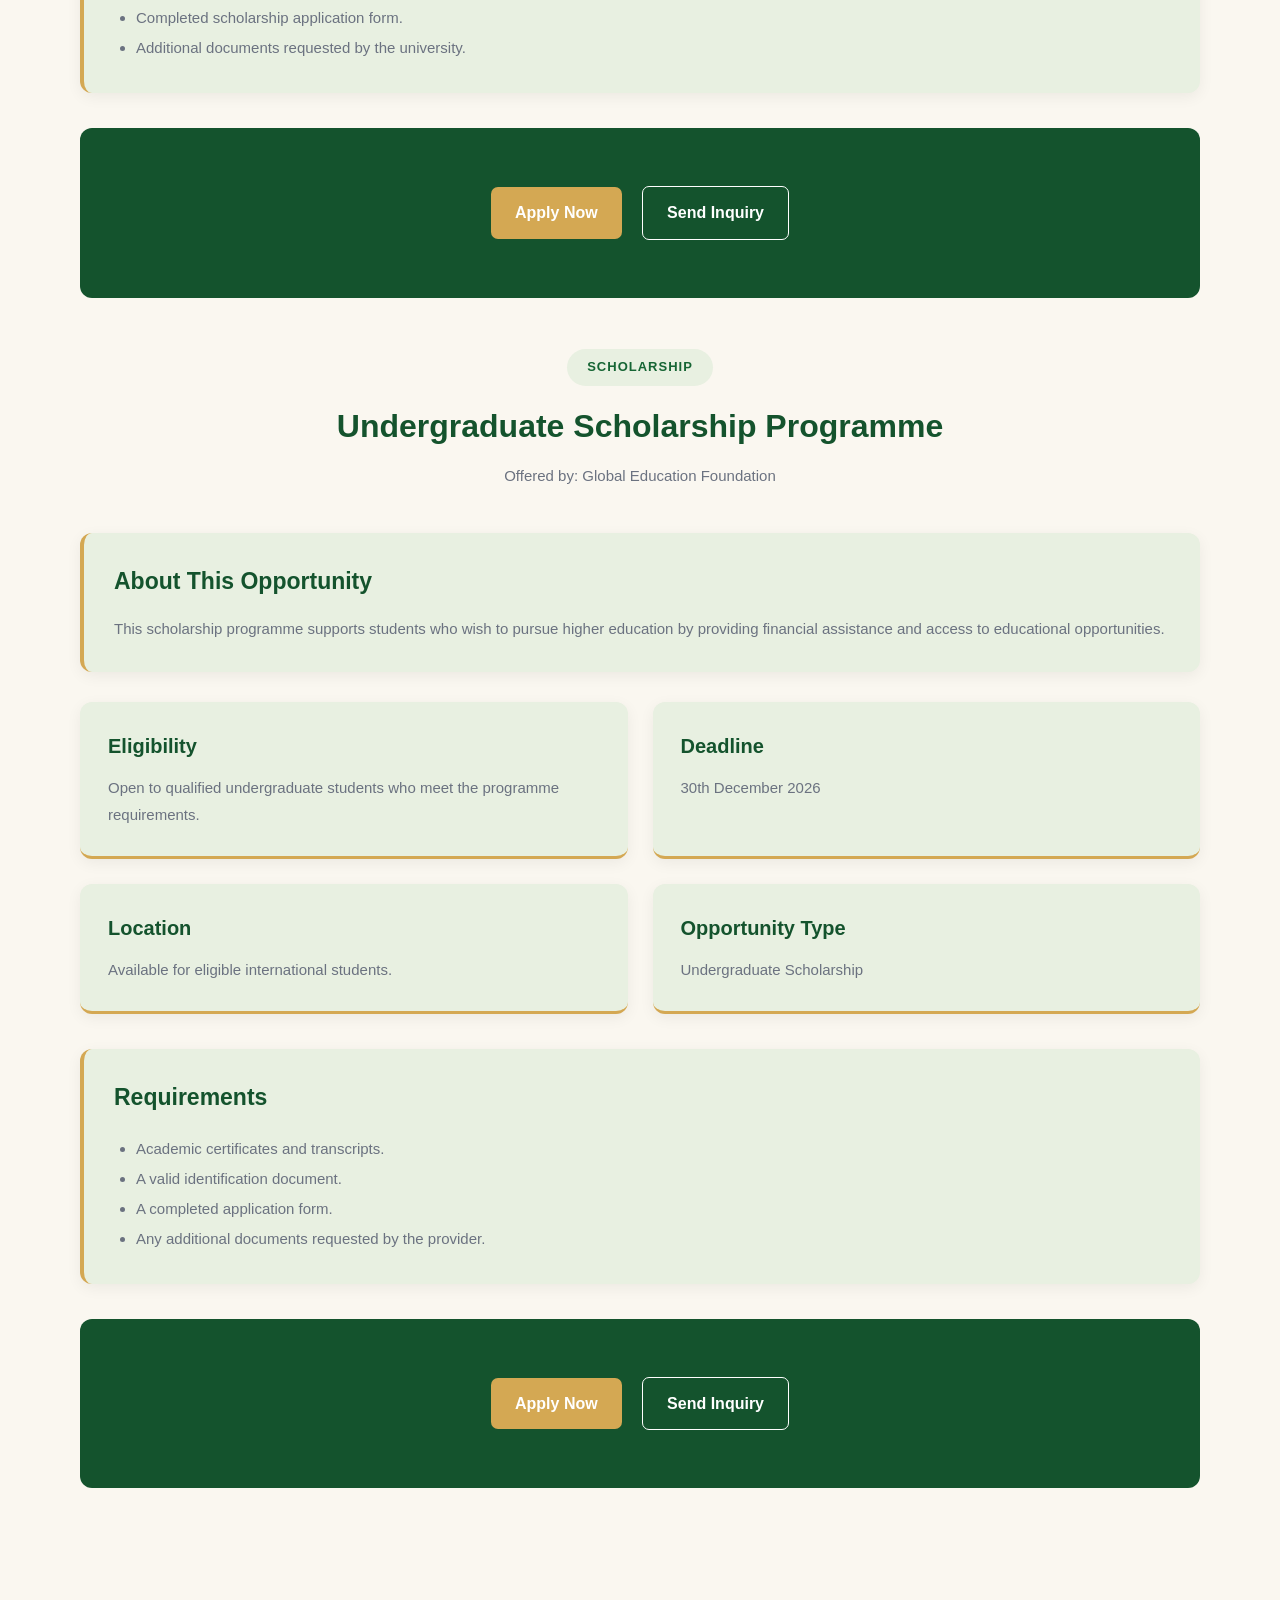
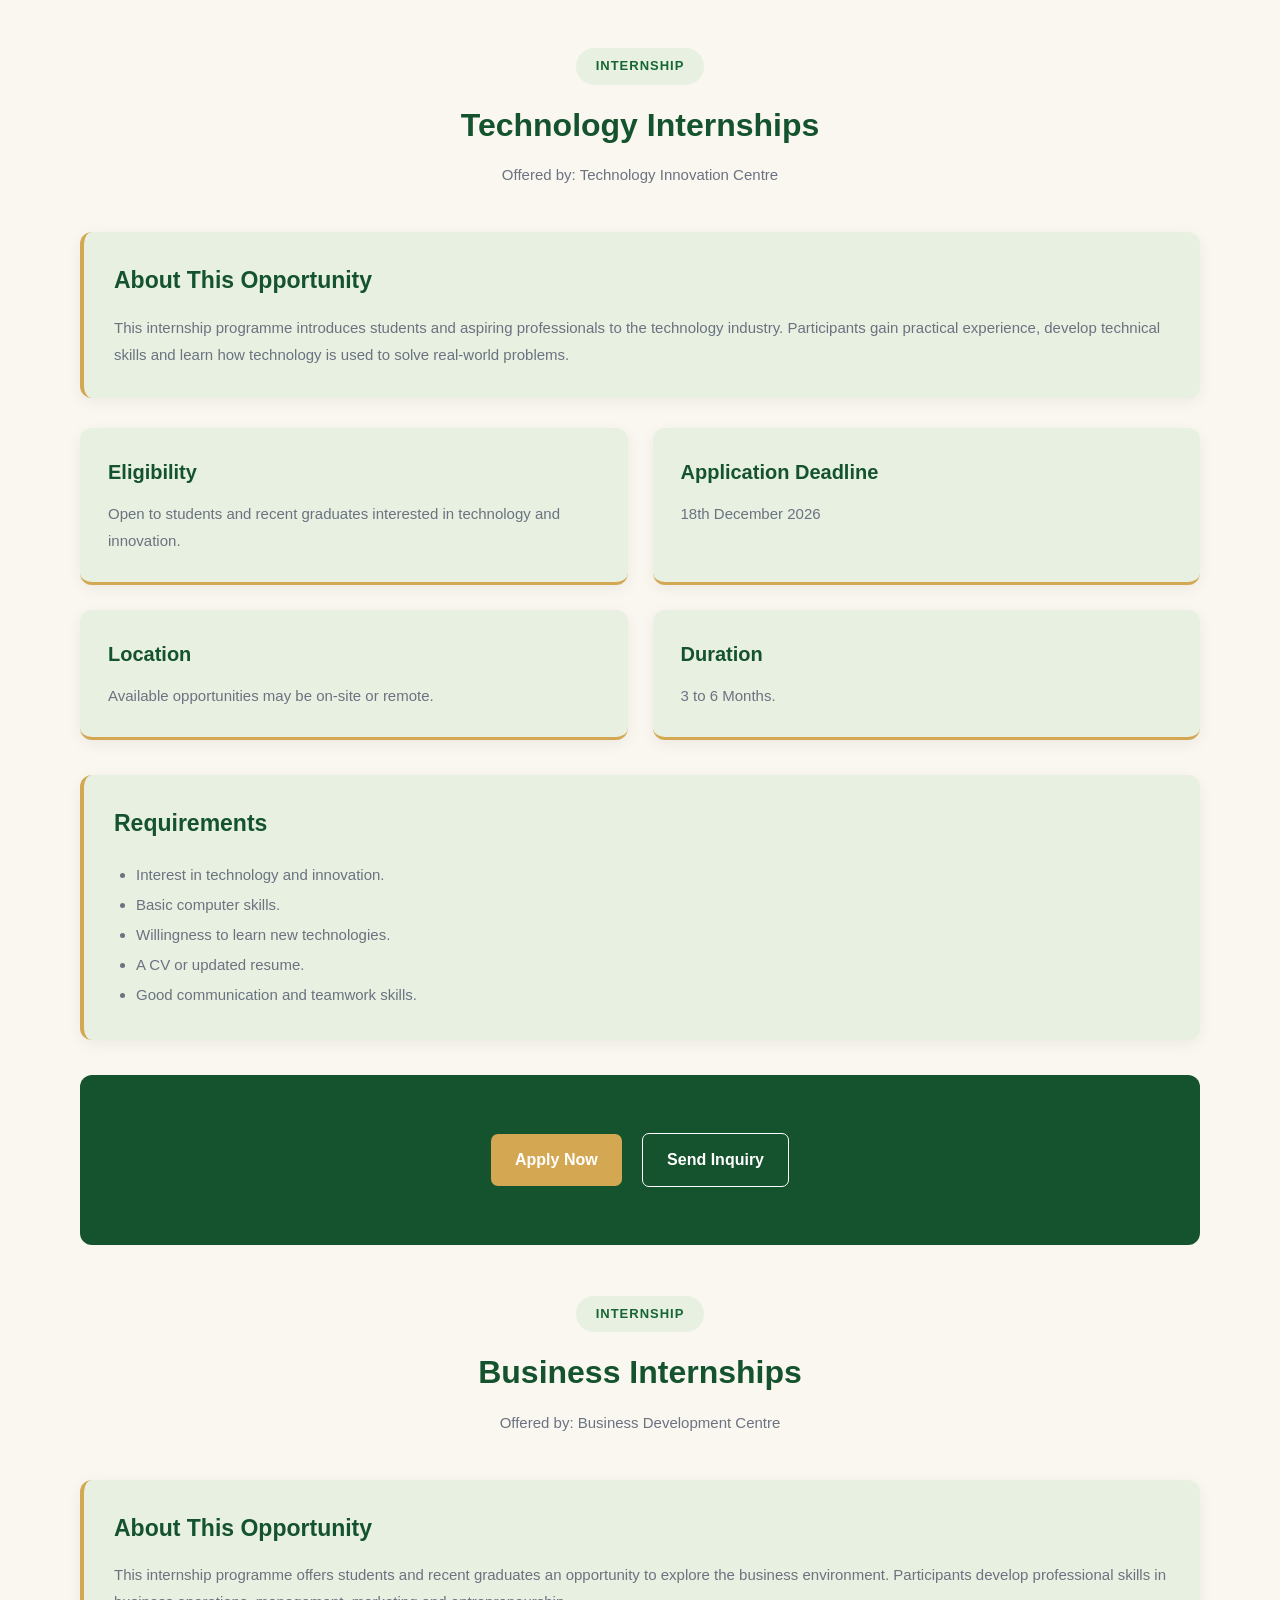
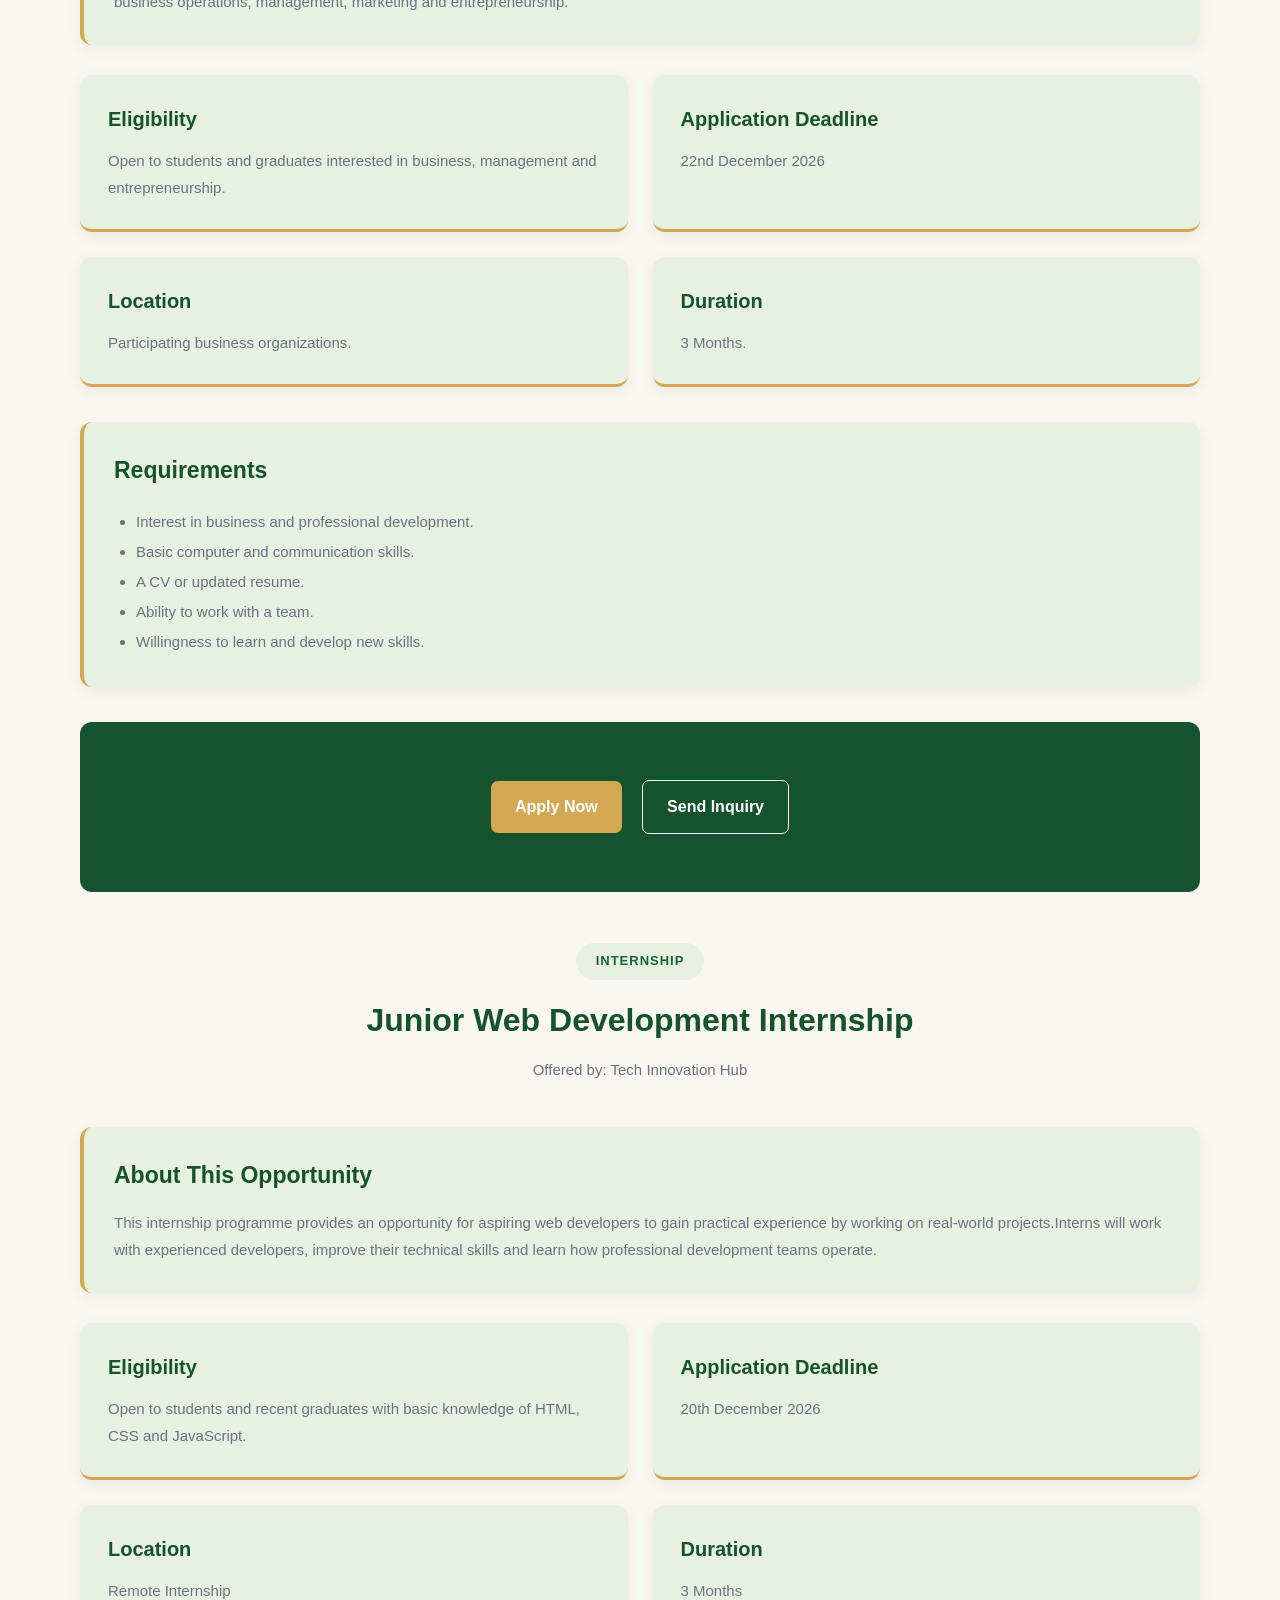
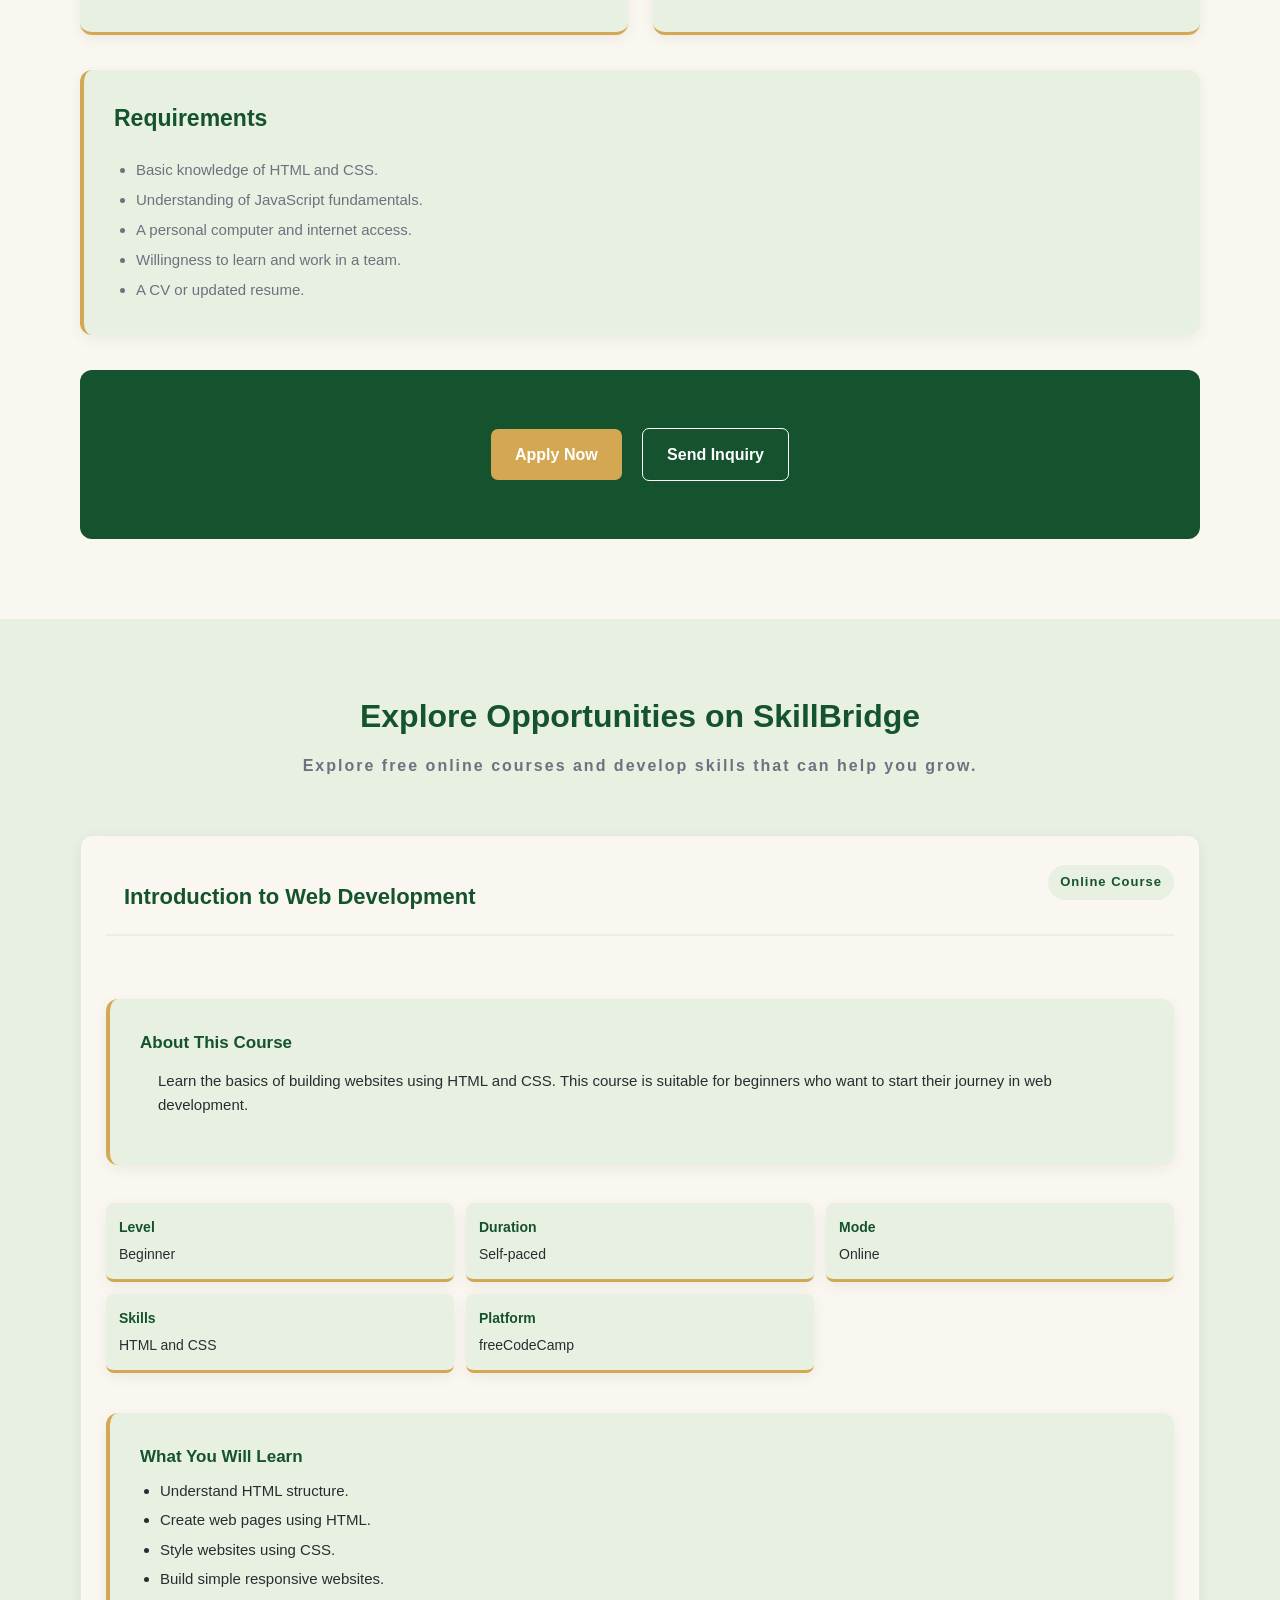
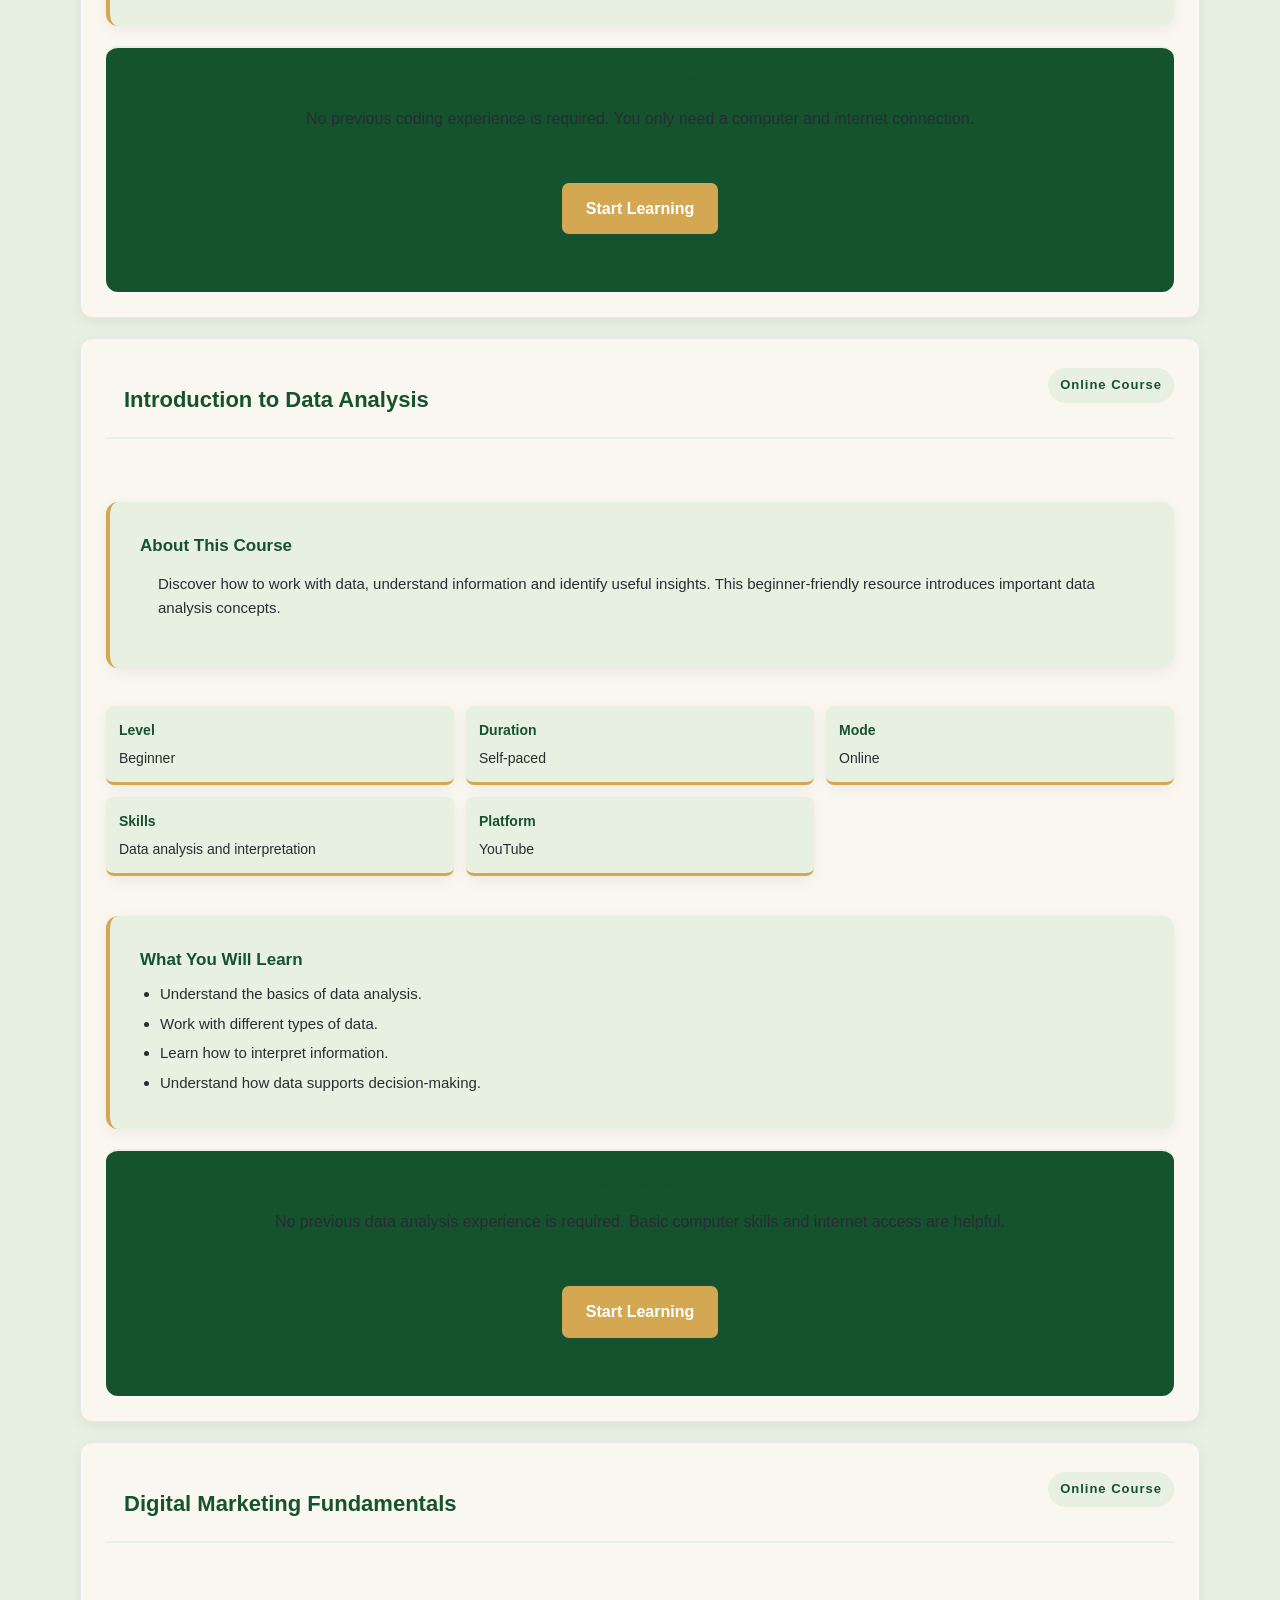
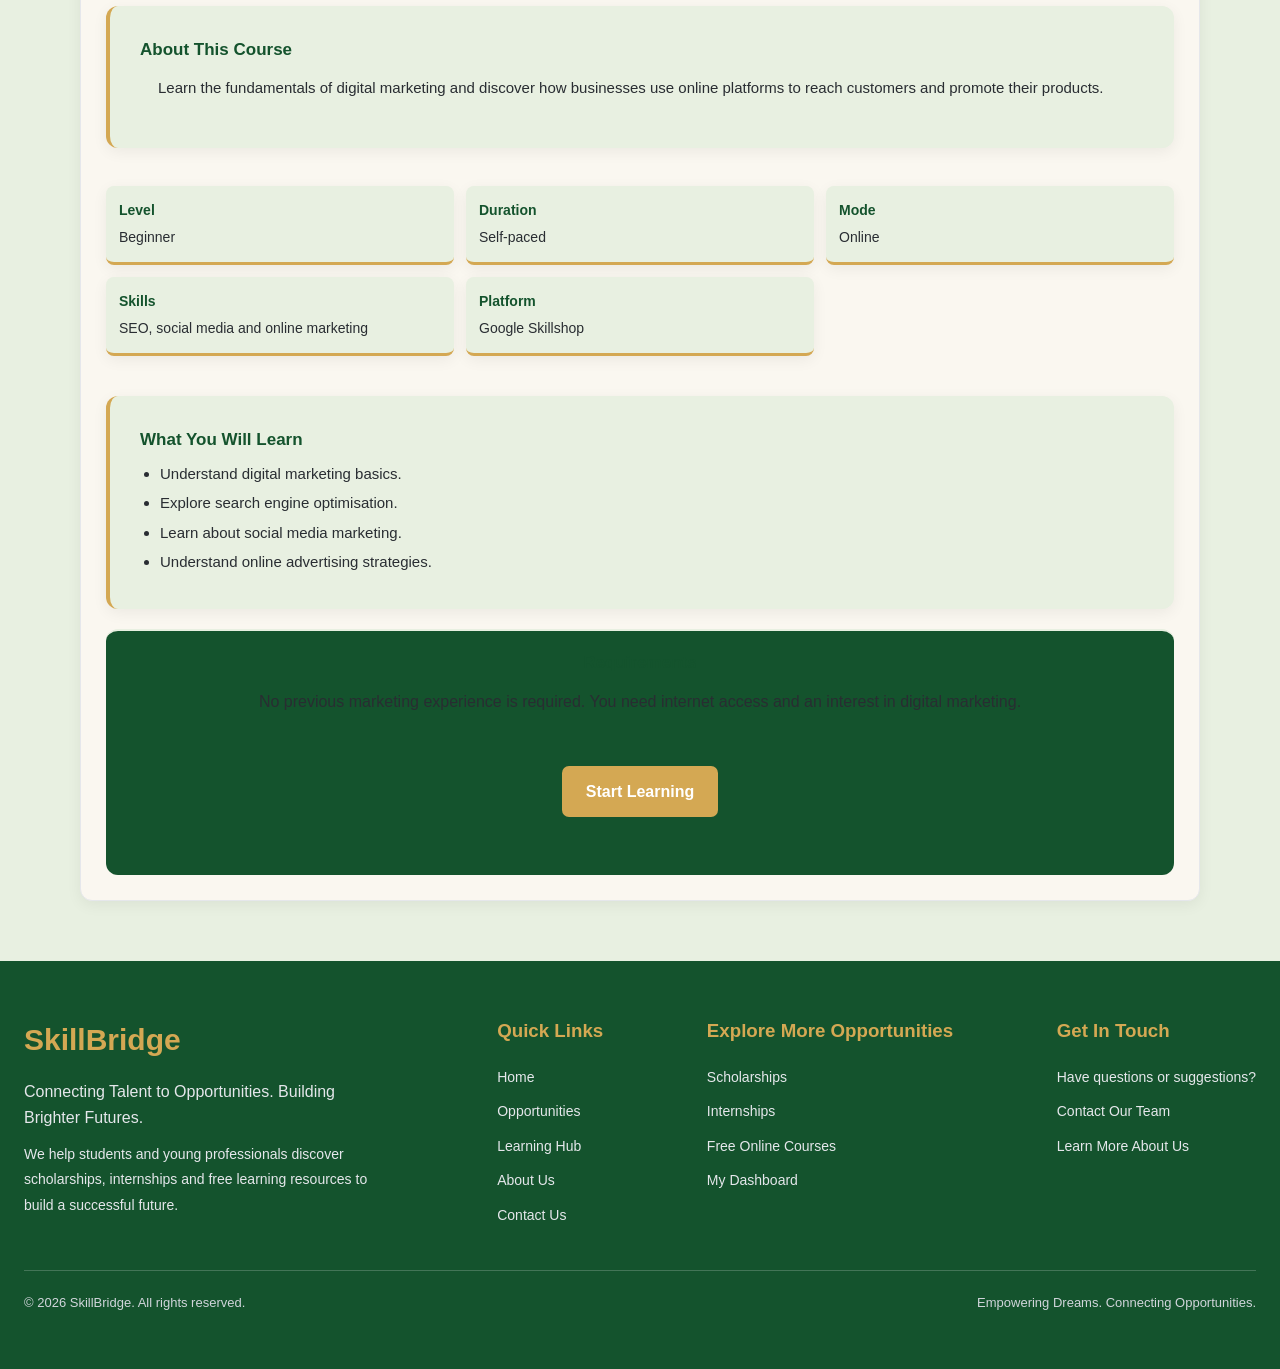
<file: details.html>
<!DOCTYPE html>
<html lang="en">
<head>
    <meta charset="UTF-8">
    <meta name="viewport" content="width=device-width, initial-scale=1.0">
    <title>Opportunity Details | SkillBridge</title>
    <link rel="stylesheet" href="style.css">
</head>
<body>
<header> 
        <nav class="navbar">
<div class="logo">
    <a href="index.html">Skill<span>Bridge</span></a>
</div>
<ul class="nav-links">
    <li><a href="index.html">Home</a></li>
    <li><a href="opportunities.html">Opportunities</a></li>
    <li><a href="learning.html">Learning Hub</a></li>
    <li><a href="about.html">About </a></li>
    <li><a href="contact.html">Contact</a></li>

</ul>
<a href="dashboard.html" class="get-started">Get Started</a>

        </nav>
    </header>
<main>

<section class="details-hero">

    <div class="details-content">

    <p class="hero-tagline">OPPORTUNITY DETAILS</p>

    <h1>Discover Your Next <span>Opportunity</span></h1>
    <p>Explore the information below to learn more about this opportunity and how you can apply.</p>

</div>

</section>

<section class="opportunity-search-section">

    <div class="search-heading">
        <p class="hero-tagline">FIND YOUR NEXT STEP</p>

        <h2>Explore Opportunities</h2>

        <p>
            Search and discover scholarships, internships
            and online courses that match your goals.
        </p>
    </div>

    <div class="search-container">

        <div class="search-input">
            <input 
                type="text" 
                id="opportunity-search"
                placeholder="Search opportunities..."
            >
        </div>

        <div class="filter-options">

            <select id="category-filter">
                <option value="all">All Categories</option>
                <option value="scholarship">Scholarships</option>
                <option value="internship">Internships</option>
                <option value="course">Online Courses</option>
            </select>

            <select id="location-filter">
                <option value="all">All Locations</option>
                <option value="international">International</option>
                <option value="remote">Remote</option>
                <option value="local">Local</option>
            </select>

            <button type="button" id="search-button" class="primary-btn">
                Search
            </button>

            <button type="button" id="clear-button" class="secondary-btn">
                Clear
            </button>

        </div>

    </div>

    <div class="search-results">
        <p id="results-count">Showing all opportunities</p>
    </div>

</section>

    <section class="opportunity-details">
<article class="opportunity-item" data-category="scholarship" data-location="international">
    <div class="details-header">
        <p class="opportunity-category">SCHOLARSHIP</p>
        <h2>International Scholarships</h2>
        <p class="organization-name">Offered by: International Education Foundation</p>
    </div>

    <div class="details-description">
        <h3>About This Opportunity</h3>
        <p>This scholarship programme supports students who wish to pursue higher education in international universities. It provides financial assistance to help students access quality education and explore academic opportunities abroad.</p>
    </div>

    <div class="details-information">

        <div class="information-item">
            <h3>Eligibility</h3>
            <p>Open to qualified students interested in pursuing undergraduate or postgraduate studies abroad.</p>
        </div>

        <div class="information-item">
            <h3>Application Deadline</h3>
            <p>15th December 2026</p>
        </div>

        <div class="information-item">
            <h3>Location</h3>
            <p>International</p>
        </div>

        <div class="information-item">
            <h3>Scholarship Benefits</h3>
            <p>Financial support towards tuition fees and other eligible educational expenses.</p>
        </div>

    </div>

    <div class="details-requirements">
        <h3>Requirements</h3>
        <ul>
            <li>Academic certificates and transcripts.</li>
            <li>A valid identification document or passport.</li>
            <li>A personal statement.</li>
            <li>Recommendation letters where required.</li>
            <li>Completed scholarship application form.</li>
        </ul>
    </div>
    <div class="details-apply">
        <a href="login.html" class="primary-btn">Apply Now</a>
        <a href="login.html" class="secondary-btn">Send Inquiry</a>
    </div>
    </article>

<br>
<br>
<article class="opportunity-item" data-category="scholarship" data-location="international">

     <div class="details-header">
        <p class="opportunity-category">SCHOLARSHIP</p>
        <h2>University Scholarships</h2>
        <p class="organization-name">Offered by: University Scholarship Programme</p>
    </div>

    <div class="details-description">
        <h3>About This Opportunity</h3>
        <p>This scholarship programme provides financial assistance to students pursuing university education. It aims to support talented and hardworking students by reducing the financial challenges associated with higher education.</p>
    </div>

    <div class="details-information">

        <div class="information-item">
            <h3>Eligibility</h3>
            <p>Open to students who meet the academic and admission requirements of participating universities.</p>
        </div>

        <div class="information-item">
            <h3>Application Deadline</h3>
            <p>10th December 2026</p>
        </div>

        <div class="information-item">
            <h3>Location</h3>
            <p>Participating universities.</p>
        </div>

        <div class="information-item">
            <h3>Scholarship Benefits</h3>
            <p>Financial assistance towards university tuition and educational expenses.</p>
        </div>

    </div>

    <div class="details-requirements">
        <h3>Requirements</h3>
        <ul>
            <li>Academic certificates and transcripts.</li>
            <li>University admission letter where applicable.</li>
            <li>Valid identification document.</li>
            <li>Completed scholarship application form.</li>
            <li>Additional documents requested by the university.</li>
        </ul>
    </div>
    <div class="details-apply">
        <a href="login.html" class="primary-btn">Apply Now</a>
        <a href="login.html" class="secondary-btn">Send Inquiry</a>
    </div>
    </article>
    <br>
    <br>

    <article class="opportunity-item" data-category="scholarship" data-location="international">
    <div class="details-header">
<p class="opportunity-category">SCHOLARSHIP</p>
<h2>Undergraduate Scholarship Programme</h2>
<p class="organization-name">Offered by: Global Education Foundation</p>
</div>

        <div class="details-description">
            <h3>About This Opportunity</h3>
            <p>This scholarship programme supports students who wish to pursue higher education by providing financial assistance and access to educational opportunities.</p>
        </div>

        <div class="details-information">

<div class="information-item">
        <h3>Eligibility</h3>
        <p>Open to qualified undergraduate students who meet the programme requirements.</p>
</div>

 <div class="information-item">
    <h3>Deadline</h3>
    <p>30th December 2026</p>
</div>

    <div class="information-item">
        <h3>Location</h3>
        <p>Available for eligible international students.</p>
    </div>

        <div class="information-item">
        <h3>Opportunity Type</h3>
        <p>Undergraduate Scholarship</p>
    </div>
</div>

<div class="details-requirements">
       <h3>Requirements</h3>
            <ul>
                <li>Academic certificates and transcripts.</li>
                <li>A valid identification document.</li>
                <li>A completed application form.</li>
                <li>Any additional documents requested by the provider.</li>
            </ul>

        </div>
        <div class="details-apply">
        <a href="login.html" class="primary-btn">Apply Now</a>
        <a href="login.html" class="secondary-btn">Send Inquiry</a>
    </div>
</article>
</section>

    <section class="opportunity-details">
        <article class="opportunity-item" data-category="internship" data-location="international">
    <div class="details-header">
        <p class="opportunity-category">INTERNSHIP</p>
        <h2>Technology Internships</h2>
        <p class="organization-name">Offered by: Technology Innovation Centre</p>
    </div>

    <div class="details-description">
        <h3>About This Opportunity</h3>
        <p>This internship programme introduces students and aspiring professionals to the technology industry. Participants gain practical experience, develop technical skills and learn how technology is used to solve real-world problems.</p>
    </div>

    <div class="details-information">

        <div class="information-item">
            <h3>Eligibility</h3>
            <p>Open to students and recent graduates interested in technology and innovation.</p>
        </div>

        <div class="information-item">
            <h3>Application Deadline</h3>
            <p>18th December 2026</p>
        </div>

        <div class="information-item">
            <h3>Location</h3>
            <p>Available opportunities may be on-site or remote.</p>
        </div>

        <div class="information-item">
            <h3>Duration</h3>
            <p>3 to 6 Months.</p>
        </div>

    </div>

    <div class="details-requirements">
        <h3>Requirements</h3>
        <ul>
            <li>Interest in technology and innovation.</li>
            <li>Basic computer skills.</li>
            <li>Willingness to learn new technologies.</li>
            <li>A CV or updated resume.</li>
            <li>Good communication and teamwork skills.</li>
        </ul>
    </div>
    <div class="details-apply">
        <a href="login.html" class="primary-btn">Apply Now</a>
        <a href="login.html" class="secondary-btn">Send Inquiry</a>
    </div>
    </article>
<br>
    <br>

<article class="opportunity-item" data-category="internship" data-location="international">
    <div class="details-header">
        <p class="opportunity-category">INTERNSHIP</p>
        <h2>Business Internships</h2>
        <p class="organization-name">Offered by: Business Development Centre</p>
    </div>

    <div class="details-description">
        <h3>About This Opportunity</h3>
        <p>This internship programme offers students and recent graduates an opportunity to explore the business environment. Participants develop professional skills in business operations, management, marketing and entrepreneurship.</p>
    </div>

    <div class="details-information">

        <div class="information-item">
            <h3>Eligibility</h3>
            <p>Open to students and graduates interested in business, management and entrepreneurship.</p>
        </div>

        <div class="information-item">
            <h3>Application Deadline</h3>
            <p>22nd December 2026</p>
        </div>

        <div class="information-item">
            <h3>Location</h3>
            <p>Participating business organizations.</p>
        </div>

        <div class="information-item">
            <h3>Duration</h3>
            <p>3 Months.</p>
        </div>

    </div>

    <div class="details-requirements">
        <h3>Requirements</h3>
        <ul>
            <li>Interest in business and professional development.</li>
            <li>Basic computer and communication skills.</li>
            <li>A CV or updated resume.</li>
            <li>Ability to work with a team.</li>
            <li>Willingness to learn and develop new skills.</li>
        </ul>
    </div>

    <div class="details-apply">
        <a href="login.html" class="primary-btn">Apply Now</a>
        <a href="login.html" class="secondary-btn">Send Inquiry</a>
    </div>
    </article>
<br>
<br>

<article class="opportunity-item" data-category="internship" data-location="international">
        <div class="details-header">
            <p class="opportunity-category">INTERNSHIP</p>
            <h2>Junior Web Development Internship</h2>
            <p class="organization-name">Offered by: Tech Innovation Hub</p>
        </div>

        <div class="details-description">
            <h3>About This Opportunity</h3>
            <p>This internship programme provides an opportunity for aspiring web developers to gain practical experience by working on real-world projects.Interns will work with experienced developers, improve their technical skills and learn how professional development teams operate.</p>
        </div>

        <div class="details-information">

            <div class="information-item">
                <h3>Eligibility</h3>
                <p>Open to students and recent graduates with basic knowledge of HTML, CSS and JavaScript.</p>
            </div>

            <div class="information-item">
                <h3>Application Deadline</h3>
                <p>20th December 2026</p>
            </div>

            <div class="information-item">
                <h3>Location</h3>
                <p>Remote Internship</p>
            </div>

            <div class="information-item">
                <h3>Duration</h3>
                <p>3 Months</p>
            </div>
        </div>

        <div class="details-requirements">
            <h3>Requirements</h3>
            <ul>
                <li>Basic knowledge of HTML and CSS.</li>
                <li>Understanding of JavaScript fundamentals.</li>
                <li>A personal computer and internet access.</li>
                <li>Willingness to learn and work in a team.</li>
                <li>A CV or updated resume.</li>
            </ul>
        </div>
        <div class="details-apply">
        <a href="login.html" class="primary-btn">Apply Now</a>
        <a href="login.html" class="secondary-btn">Send Inquiry</a>
    </div>
</article>
    </section>

<section class="opportunity-details courses-section" id="courses">
    <div class="section-heading courses-heading">
        <h2>Online Courses</h2>
        <p>Explore free online courses and develop skills that can help you grow.</p>
    </div>

    <article class="opportunity-card course-card web-development-card" data-category="course" data-location="remote" id="web-development">
        <div class="details-header course-header">
            <h3>Introduction to Web Development</h3>
            <span class="opportunity-category">Online Course</span>
        </div>
        <div class="details-description course-description">
            <h4>About This Course</h4>
            <p>Learn the basics of building websites using HTML and CSS. This course is suitable for beginners who want to start their journey in web development.</p>
        </div>
        <div class="details-information course-information">
            <div class="information-item course-info-item">
                <strong>Level</strong>
                <span>Beginner</span>
            </div>
            <div class="information-item course-info-item">
                <strong>Duration</strong>
                <span>Self-paced</span>
            </div>
            <div class="information-item course-info-item">
                <strong>Mode</strong>
                <span>Online</span>
            </div>
            <div class="information-item course-info-item">
                <strong>Skills</strong>
                <span>HTML and CSS</span>
            </div>
            <div class="information-item course-info-item">
                <strong>Platform</strong>
                <span>freeCodeCamp</span>
            </div>
        </div>
        <div class="details-requirements course-learning-outcomes">
            <h4>What You Will Learn</h4>
            <ul>
                <li>Understand HTML structure.</li>
                <li>Create web pages using HTML.</li>
                <li>Style websites using CSS.</li>
                <li>Build simple responsive websites.</li>
            </ul>
        </div>
        <div class="details-apply course-enrollment">
            <h4>Requirements</h4>
            <p>No previous coding experience is required. You only need a computer and internet connection.</p>
            <a href="https://www.youtube.com/watch?v=a_iQb1lnAEQ" class="primary-btn course-btn" target="_blank" rel="noopener noreferrer">Start Learning</a>
        </div>
    </article>

    <article class="opportunity-card course-card data-analysis-card" data-category="course" data-location="online" id="data-analysis">
        <div class="details-header course-header">
            <h3>Introduction to Data Analysis</h3>
            <span class="opportunity-category">Online Course</span>
        </div>
        <div class="details-description course-description">
            <h4>About This Course</h4>
            <p>Discover how to work with data, understand information and identify useful insights. This beginner-friendly resource introduces important data analysis concepts.</p>
        </div>
        <div class="details-information course-information">
            <div class="information-item course-info-item">
                <strong>Level</strong>
                <span>Beginner</span>
            </div>
            <div class="information-item course-info-item">
                <strong>Duration</strong>
                <span>Self-paced</span>
            </div>
            <div class="information-item course-info-item">
                <strong>Mode</strong>
                <span>Online</span>
            </div>
            <div class="information-item course-info-item">
                <strong>Skills</strong>
                <span>Data analysis and interpretation</span>
            </div>
            <div class="information-item course-info-item">
                <strong>Platform</strong>
                <span>YouTube</span>
            </div>
        </div>
        <div class="details-requirements course-learning-outcomes">
            <h4>What You Will Learn</h4>
            <ul>
                <li>Understand the basics of data analysis.</li>
                <li>Work with different types of data.</li>
                <li>Learn how to interpret information.</li>
                <li>Understand how data supports decision-making.</li>
            </ul>
        </div>
        <div class="details-apply course-enrollment">
            <h4>Requirements</h4>
            <p>No previous data analysis experience is required. Basic computer skills and internet access are helpful.</p>
            <a href="https://www.youtube.com/watch?v=PSNXoAs2FtQ" class="primary-btn course-btn" target="_blank" rel="noopener noreferrer">Start Learning</a>
        </div>
    </article>

    <article class="opportunity-card course-card digital-marketing-card" data-category="course"  data-location="online" id="digital-marketing">
        <div class="details-header course-header">
            <h3>Digital Marketing Fundamentals</h3>
            <span class="opportunity-category">Online Course</span>
        </div>
        <div class="details-description course-description">
            <h4>About This Course</h4>
            <p>Learn the fundamentals of digital marketing and discover how businesses use online platforms to reach customers and promote their products.</p>
        </div>
        <div class="details-information course-information">
            <div class="information-item course-info-item">
                <strong>Level</strong>
                <span>Beginner</span>
            </div>
            <div class="information-item course-info-item">
                <strong>Duration</strong>
                <span>Self-paced</span>
            </div>
            <div class="information-item course-info-item">
                <strong>Mode</strong>
                <span>Online</span>
            </div>
            <div class="information-item course-info-item">
                <strong>Skills</strong>
                <span>SEO, social media and online marketing</span>
            </div>
            <div class="information-item course-info-item">
                <strong>Platform</strong>
                <span>Google Skillshop</span>
            </div>
        </div>
        <div class="details-requirements course-learning-outcomes">
            <h4>What You Will Learn</h4>
            <ul>
                <li>Understand digital marketing basics.</li>
                <li>Explore search engine optimisation.</li>
                <li>Learn about social media marketing.</li>
                <li>Understand online advertising strategies.</li>
            </ul>
        </div>
        <div class="details-apply course-enrollment">
            <h4>Requirements</h4>
            <p>No previous marketing experience is required. You need internet access and an interest in digital marketing.</p>
            <a href="https://skillshop.exceedlms.com/student/collection/1830706-fundamentals-of-digital-marketing" class="primary-btn course-btn" target="_blank" rel="noopener noreferrer">Start Learning</a>
        </div>
    </article>

</section>
</main>

     <footer>
        <div class="footer-content">
            <div class="footer-brand"> 
                <h2>SkillBridge</h2>
                <p>Connecting Talent to Opportunities. Building Brighter Futures.</p>
                <p class="footer-description"> We help students and young professionals discover scholarships, internships and free learning resources to build a successful future.</p>
            </div>
            <div class="footer-links">
                <h3>Quick Links</h3>
                <a href="index.html">Home</a> 
                <a href="opportunities.html">Opportunities</a>
                <a href="learning.html">Learning Hub</a>
                <a href="about.html">About Us</a>
                <a href="contact.html">Contact Us</a>
            
            </div>
            <div class="footer-links">
                <h3>Explore More Opportunities</h3>
                <a href="opportunities.html">Scholarships</a>
                <a href="opportunities.html">Internships</a>
                <a href="learning.html">Free Online Courses</a>              
                <a href="dashboard.html">My Dashboard</a>

            </div>
            <div class="footer-links">
                <h3>Get In Touch</h3>
                <p>Have questions or suggestions?</p>
                <a href="contact.html"> Contact Our Team</a>
                <a href="about.html"> Learn More About Us</a>
            </div>

        </div>
        <div class="footer-bottom">
            <p> &copy; 2026 SkillBridge. All rights reserved.</p>
            <p>Empowering Dreams. Connecting Opportunities.</p>
        </div>
        
    </footer>
    <script src="script.js"></script>
</body>
</html>
</file>
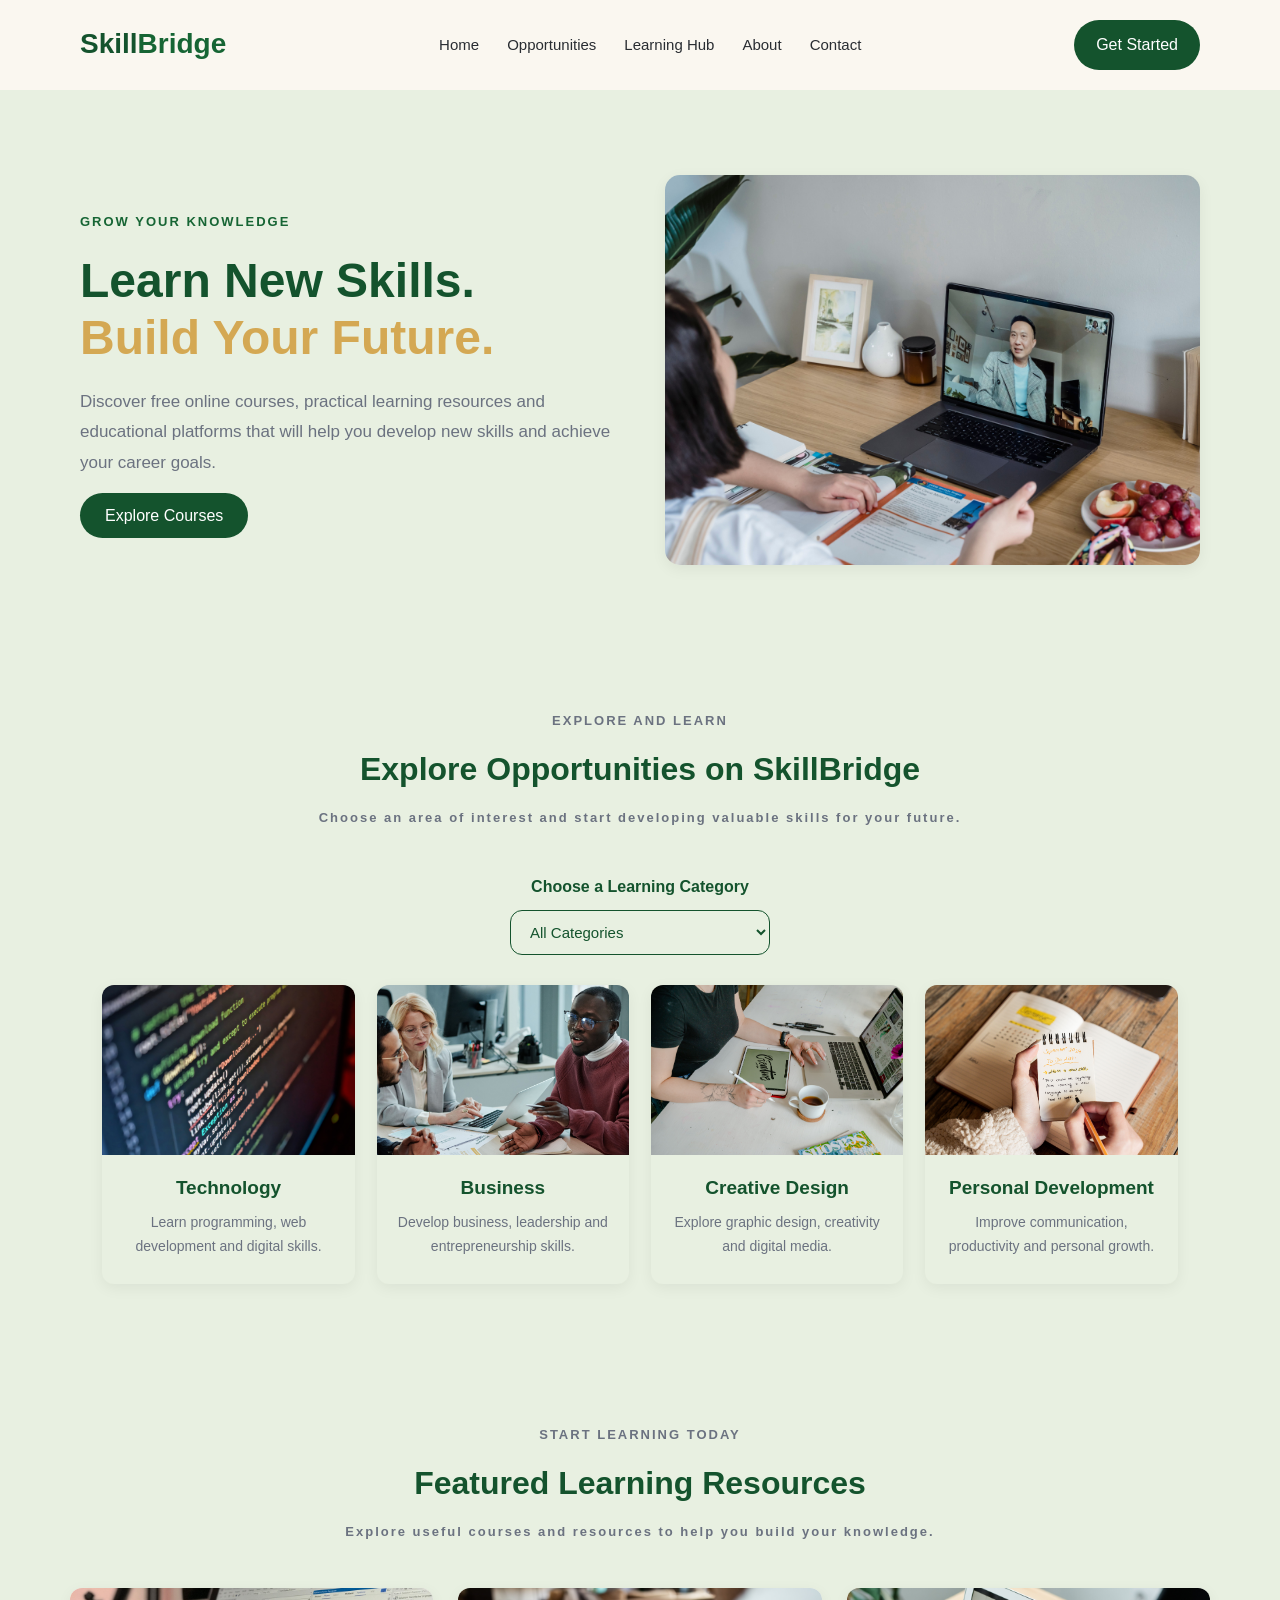
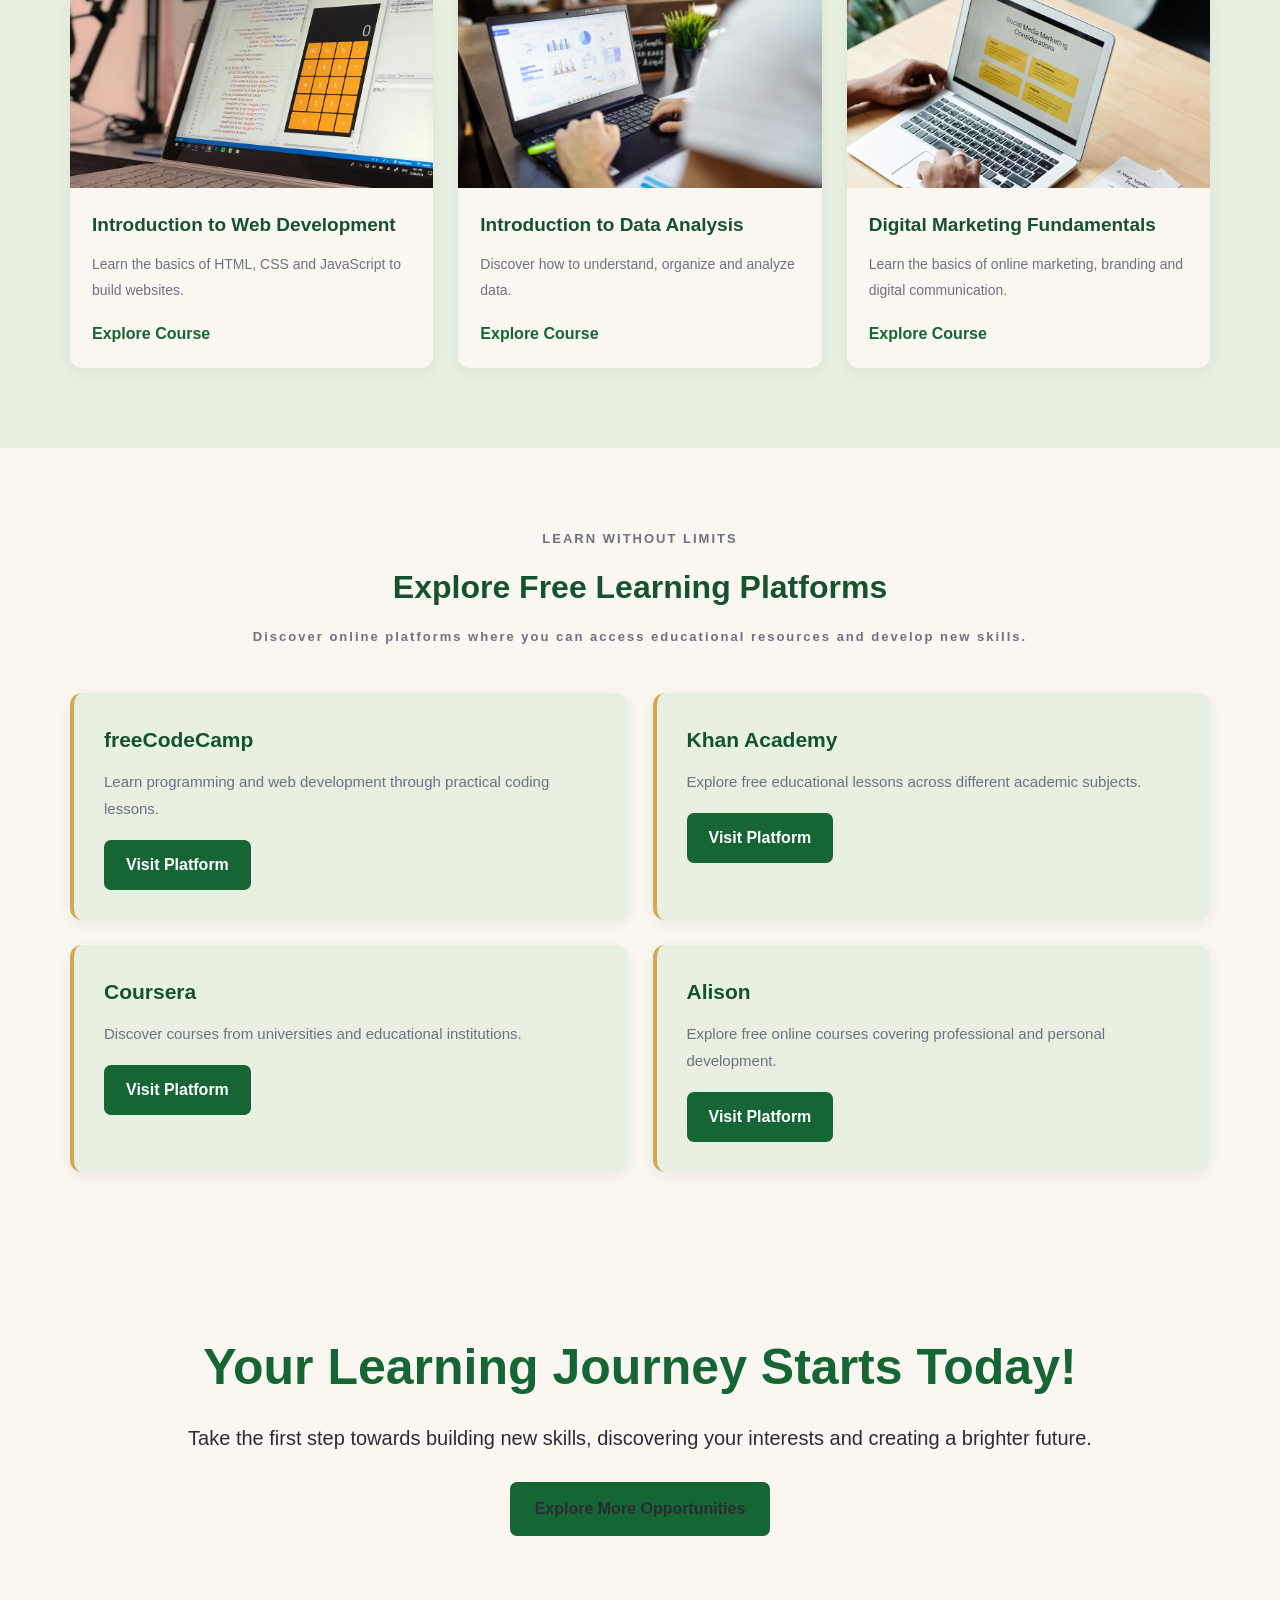
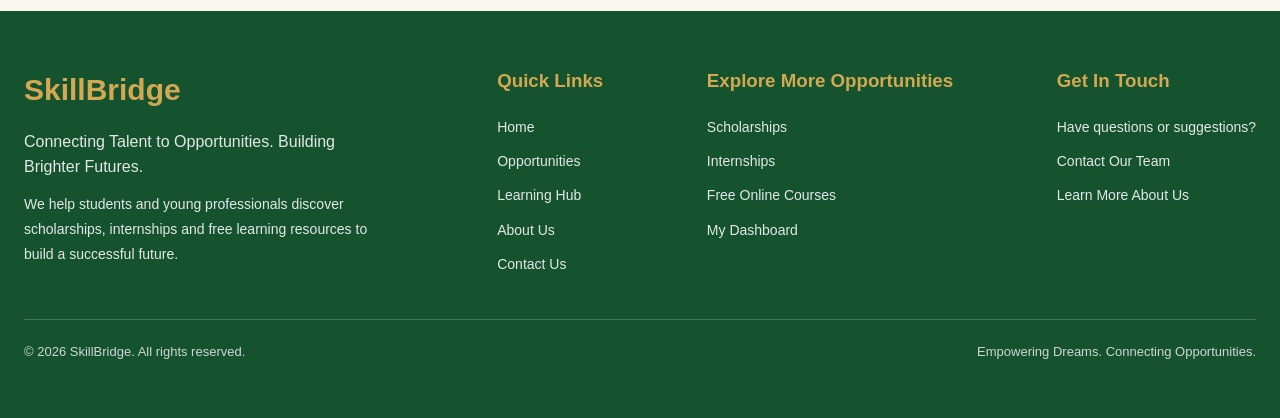
<file: learning.html>
<!DOCTYPE html>
<html lang="en">
<head>
    <meta charset="UTF-8">
    <meta name="viewport" content="width=device-width, initial-scale=1.0">
    <title>SkillBridge | Learning Hub</title>
    <link rel="stylesheet" href="style.css">
</head>
<body>
    <header> 
        <nav class="navbar">
<div class="logo">
    <a href="index.html">Skill<span>Bridge</span></a>
</div>
<ul class="nav-links">
    <li><a href="index.html">Home</a></li>
    <li><a href="opportunities.html">Opportunities</a></li>
    <li><a href="learning.html">Learning Hub</a></li>
    <li><a href="about.html">About </a></li>
    <li><a href="contact.html">Contact</a></li>

</ul>
<a href="dashboard.html" class="get-started">Get Started</a>

        </nav>
    </header>
    
<main>

    <section class="learning-hero">

        <div class="learning-hero-content">
            <p class="hero-tagline">GROW YOUR KNOWLEDGE</p>
            <h1>Learn New Skills.<span>Build Your Future.</span> </h1>
            <p>Discover free online courses, practical learning resources and educational platforms that will help you develop new skills and achieve your career goals.</p>
            <a href="#featured-courses" class="primary-btn">Explore Courses</a>

        </div>

        <div class="learning-hero-image">
            <img src="images/learning-hub.jpg"alt="Student learning using a laptop">
        </div>

    </section>

    <section class="learning-categories">
        <div class="section-heading">

    <p>EXPLORE AND LEARN</p>

<h2>Discover Learning Categories</h2>
<p>Choose an area of interest and start developing valuable skills for your future.</p>
        </div>
        
         <div class="category-filter">
        <label for="category-select">Choose a Learning Category</label>
        <select id="category-select">
            <option value="all">All Categories</option>
            <option value="Technology">Technology</option>
            <option value="Business">Business</option>
            <option value="Creative Design">Creative Design</option>
            <option value="Personal Development">Personal Development</option>
            <option value="Courses">Courses</option>
        </select>
        <div id="course-filter" style="display: none;">
<select id="course-select">
    <option value="all">All Courses</option>
    <option value="web-development">Web Development</option>
    <option value="data-analytics">Data Analytics</option>
    <option value="graphic-design">Graphic Design</option>
</select>
    </div>
</div>

        <div class="learning-category-grid">

    <div class="learning-category-card" data-filter="Technology">
    <img src="images/technology2.jpg" alt="Technology">
    
 <h3>Technology</h3>
 <p>Learn programming, web development and digital skills.</p>
        </div>

    <div class="learning-category-card" data-filter="Business">

    <img src="images/business2.jpg" alt="Business">

    <h3>Business</h3>
   <p>Develop business, leadership and entrepreneurship skills.</p>
</div>


<div class="learning-category-card" data-filter="Creative Design">
   <img src="images/design.jpg" alt="Creative design">
   <h3>Creative Design</h3>
   <p>Explore graphic design, creativity and digital media.</p>
</div>

<div class="learning-category-card" data-filter="Personal Development">
 <img src="images/personal-development.jpg"alt="Personal development">
    <h3>Personal Development</h3>
    <p>Improve communication, productivity and personal growth.</p>

</div>
</div>

    </section>

    <section class="featured-courses" id="featured-courses">

    <div class="section-heading">
        <p>START LEARNING TODAY</p>

         <h2>Featured Learning Resources</h2>
            <p>Explore useful courses and resources to help you build your knowledge.</p>

</div>


<div class="learning-course-grid">

    <div class="learning-course-card" data-category="Technology" data-course="web-development" >

    <img src="images/web-development.jpg" alt="Web development course">

        <div class="course-content">

    <h3>Introduction to Web Development</h3>
        <p>Learn the basics of HTML, CSS and JavaScript to build websites.</p>
    <a href="details.html">Explore Course</a>

    </div>
</div>

    <div class="learning-course-card" data-category="Technology" data-course="data-analytics" >

    <img src="images/data-analysis.jpg" alt="Data analysis course">
   <div class="course-content">

    <h3>Introduction to Data Analysis</h3>
    <p>Discover how to understand, organize and analyze data.</p>
    <a href="details.html">Explore Course</a>
</div>
</div>

<div class="learning-course-card" data-category="Business" data-course="digital-marketing">

<img src="images/digital-marketing.jpg"alt="Digital marketing course">

    <div class="course-content">

<h3>Digital Marketing Fundamentals</h3>
<p>Learn the basics of online marketing, branding and digital communication.</p>
<a href="details.html">Explore Course</a>
</div>
</div>

</div>

    </section>

    <section class="learning-platforms">
    <div class="section-heading">

<p>LEARN WITHOUT LIMITS</p>

<h2>Explore Free Learning Platforms</h2>
<p>Discover online platforms where you can access educational resources and develop new skills.</p>

</div>

<div class="platform-grid">

<div class="platform-card">

    <h3>freeCodeCamp</h3>
     <p>Learn programming and web development through practical coding lessons.</p>
      <a href="https://www.freecodecamp.org/" target="_blank" rel="noopener noreferrer"> Visit Platform </a>

</div>

<div class="platform-card">

   <h3>Khan Academy</h3>
   <p>Explore free educational lessons across different academic subjects.</p>
    <a href="https://www.khanacademy.org/" target="_blank" rel="noopener noreferrer"> Visit Platform</a>

</div>

 <div class="platform-card">

    <h3>Coursera</h3>
    <p> Discover courses from universities and educational institutions.</p>
    <a href="https://www.coursera.org/" target="_blank" rel="noopener noreferrer"> Visit Platform</a>

 </div>

<div class="platform-card">

   <h3>Alison</h3>
  <p>Explore free online courses covering professional and personal development.</p>
    <a href="https://alison.com/" target="_blank" rel="noopener noreferrer">Visit Platform</a>

  </div>
</div>

    </section>

    <section class="cta">
 <h2>Your Learning Journey Starts Today!</h2>

        <p>Take the first step towards building new skills, discovering your interests and creating a brighter future.</p>
        <a href="opportunities.html"> Explore More Opportunities</a>
    </section>

</main>
    
    <footer>
        <div class="footer-content">
            <div class="footer-brand"> 
                <h2>SkillBridge</h2>
                <p>Connecting Talent to Opportunities. Building Brighter Futures.</p>
                <p class="footer-description"> We help students and young professionals discover scholarships, internships and free learning resources to build a successful future.</p>
            </div>
            <div class="footer-links">
                <h3>Quick Links</h3>
                <a href="index.html">Home</a> 
                <a href="opportunities.html">Opportunities</a>
                <a href="learning.html">Learning Hub</a>
                <a href="about.html">About Us</a>
                <a href="contact.html">Contact Us</a>
            
            </div>
            <div class="footer-links">
                <h3>Explore More Opportunities</h3>
                <a href="opportunities.html">Scholarships</a>
                <a href="opportunities.html">Internships</a>
                <a href="learning.html">Free Online Courses</a>              
                <a href="dashboard.html">My Dashboard</a>

            </div>
            <div class="footer-links">
                <h3>Get In Touch</h3>
                <p>Have questions or suggestions?</p>
                <a href="contact.html"> Contact Our Team</a>
                <a href="about.html"> Learn More About Us</a>
            </div>

        </div>
        <div class="footer-bottom">
            <p> &copy; 2026 SkillBridge. All rights reserved.</p>
            <p>Empowering Dreams. Connecting Opportunities.</p>
        </div>
        
    </footer>

<script src="script.js"></script>  

</body>
</html>
</file>
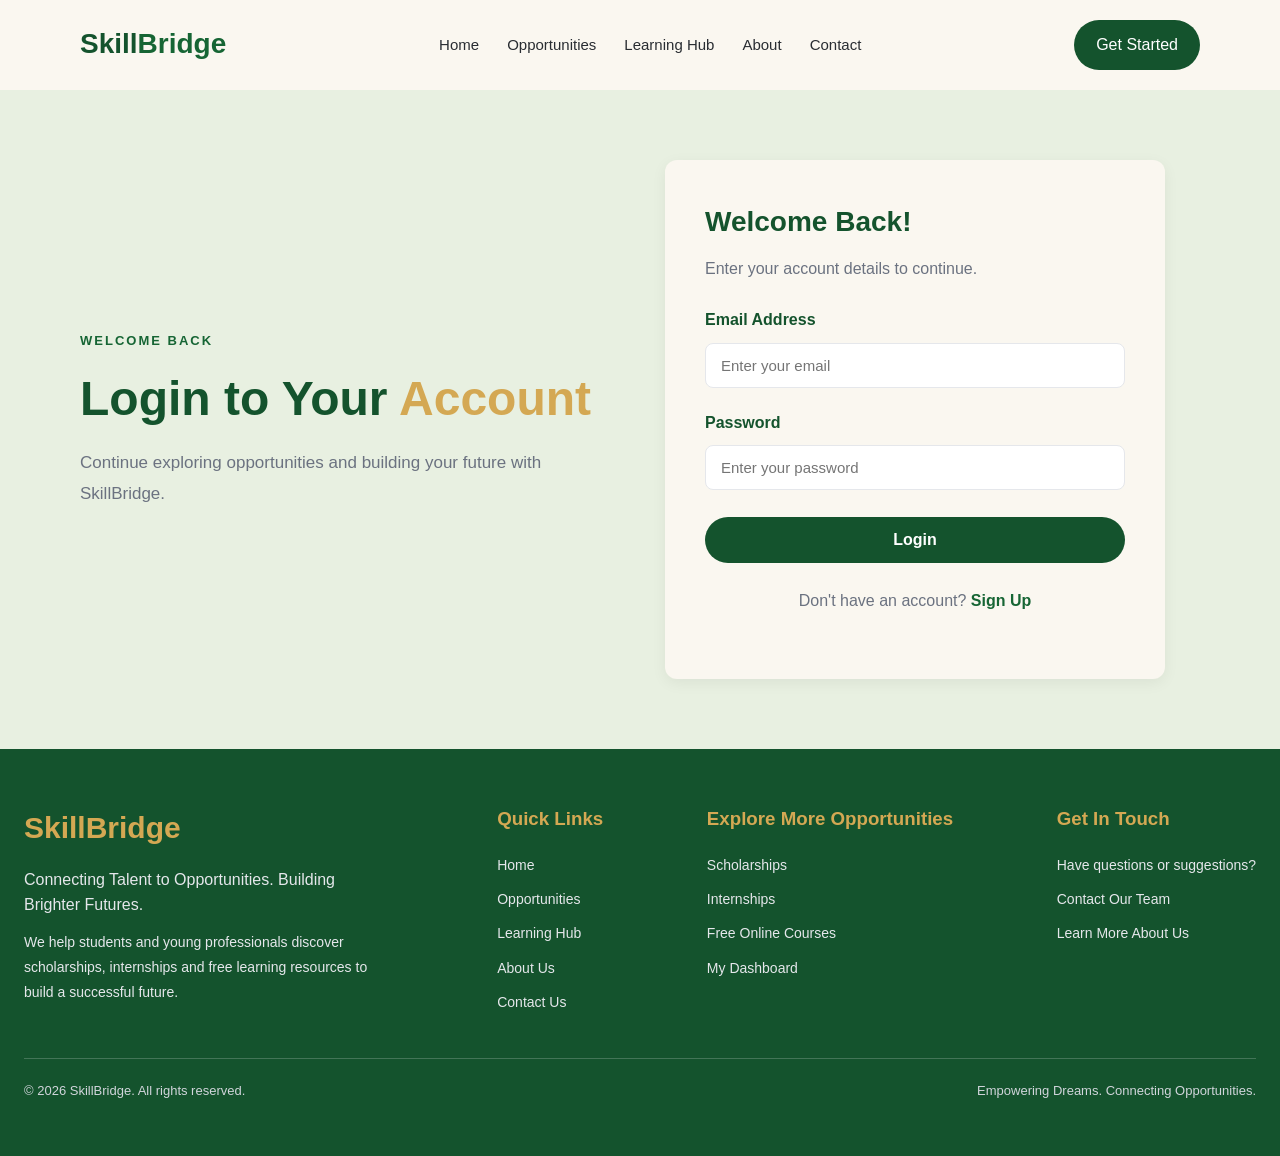
<file: login.html>
<!DOCTYPE html>
<html lang="en">

<head>
    <meta charset="UTF-8">
    <meta name="viewport" content="width=device-width, initial-scale=1.0">

    <title>Login | SkillBridge</title>

    <link rel="stylesheet" href="style.css">
</head>

<body>
 <header> 
        <nav class="navbar">
<div class="logo">
    <a href="index.html">Skill<span>Bridge</span></a>
</div>
<ul class="nav-links">
    <li><a href="index.html">Home</a></li>
    <li><a href="opportunities.html">Opportunities</a></li>
    <li><a href="learning.html">Learning Hub</a></li>
    <li><a href="about.html">About </a></li>
    <li><a href="contact.html">Contact</a></li>

</ul>
<a href="signup.html" class="get-started">Get Started</a>

        </nav>
    </header>
    
    <main>

<section class="login-section">

<div class="login-content">

    <p class="hero-tagline">WELCOME BACK</p>
    <h1>Login to Your <span>Account</span></h1>
    <p>Continue exploring opportunities and building your future with SkillBridge.</p>

</div>

<div class="login-form-card">

  <h2>Welcome Back!</h2>
 <p>Enter your account details to continue.</p>
  <form id="login-form">

    <div class="form-group">
            <label for="login-email">Email Address</label>
        <input type="email" id="login-email" placeholder="Enter your email" required>
        </div>
        <div class="form-group">
    <label for="login-password">Password</label>
      <input type="password" id="login-password" placeholder="Enter your password" required>
 </div>

         <button type="submit" class="primary-btn"> Login </button>

</form>

     <p class="signup-prompt"> Don't have an account? <a href="signup.html">Sign Up</a> </p>

</div>

        </section>

    </main>

 <footer>
        <div class="footer-content">
            <div class="footer-brand"> 
                <h2>SkillBridge</h2>
                <p>Connecting Talent to Opportunities. Building Brighter Futures.</p>
                <p class="footer-description"> We help students and young professionals discover scholarships, internships and free learning resources to build a successful future.</p>
            </div>
            <div class="footer-links">
                <h3>Quick Links</h3>
                <a href="index.html">Home</a> 
                <a href="opportunities.html">Opportunities</a>
                <a href="learning.html">Learning Hub</a>
                <a href="about.html">About Us</a>
                <a href="contact.html">Contact Us</a>
            
            </div>
            <div class="footer-links">
                <h3>Explore More Opportunities</h3>
                <a href="opportunities.html">Scholarships</a>
                <a href="opportunities.html">Internships</a>
                <a href="learning.html">Free Online Courses</a>              
                <a href="dashboard.html">My Dashboard</a>

            </div>
            <div class="footer-links">
                <h3>Get In Touch</h3>
                <p>Have questions or suggestions?</p>
                <a href="contact.html"> Contact Our Team</a>
                <a href="about.html"> Learn More About Us</a>
            </div>

        </div>
        <div class="footer-bottom">
            <p> &copy; 2026 SkillBridge. All rights reserved.</p>
            <p>Empowering Dreams. Connecting Opportunities.</p>
        </div>
        
    </footer>
</body>

</html>
</file>
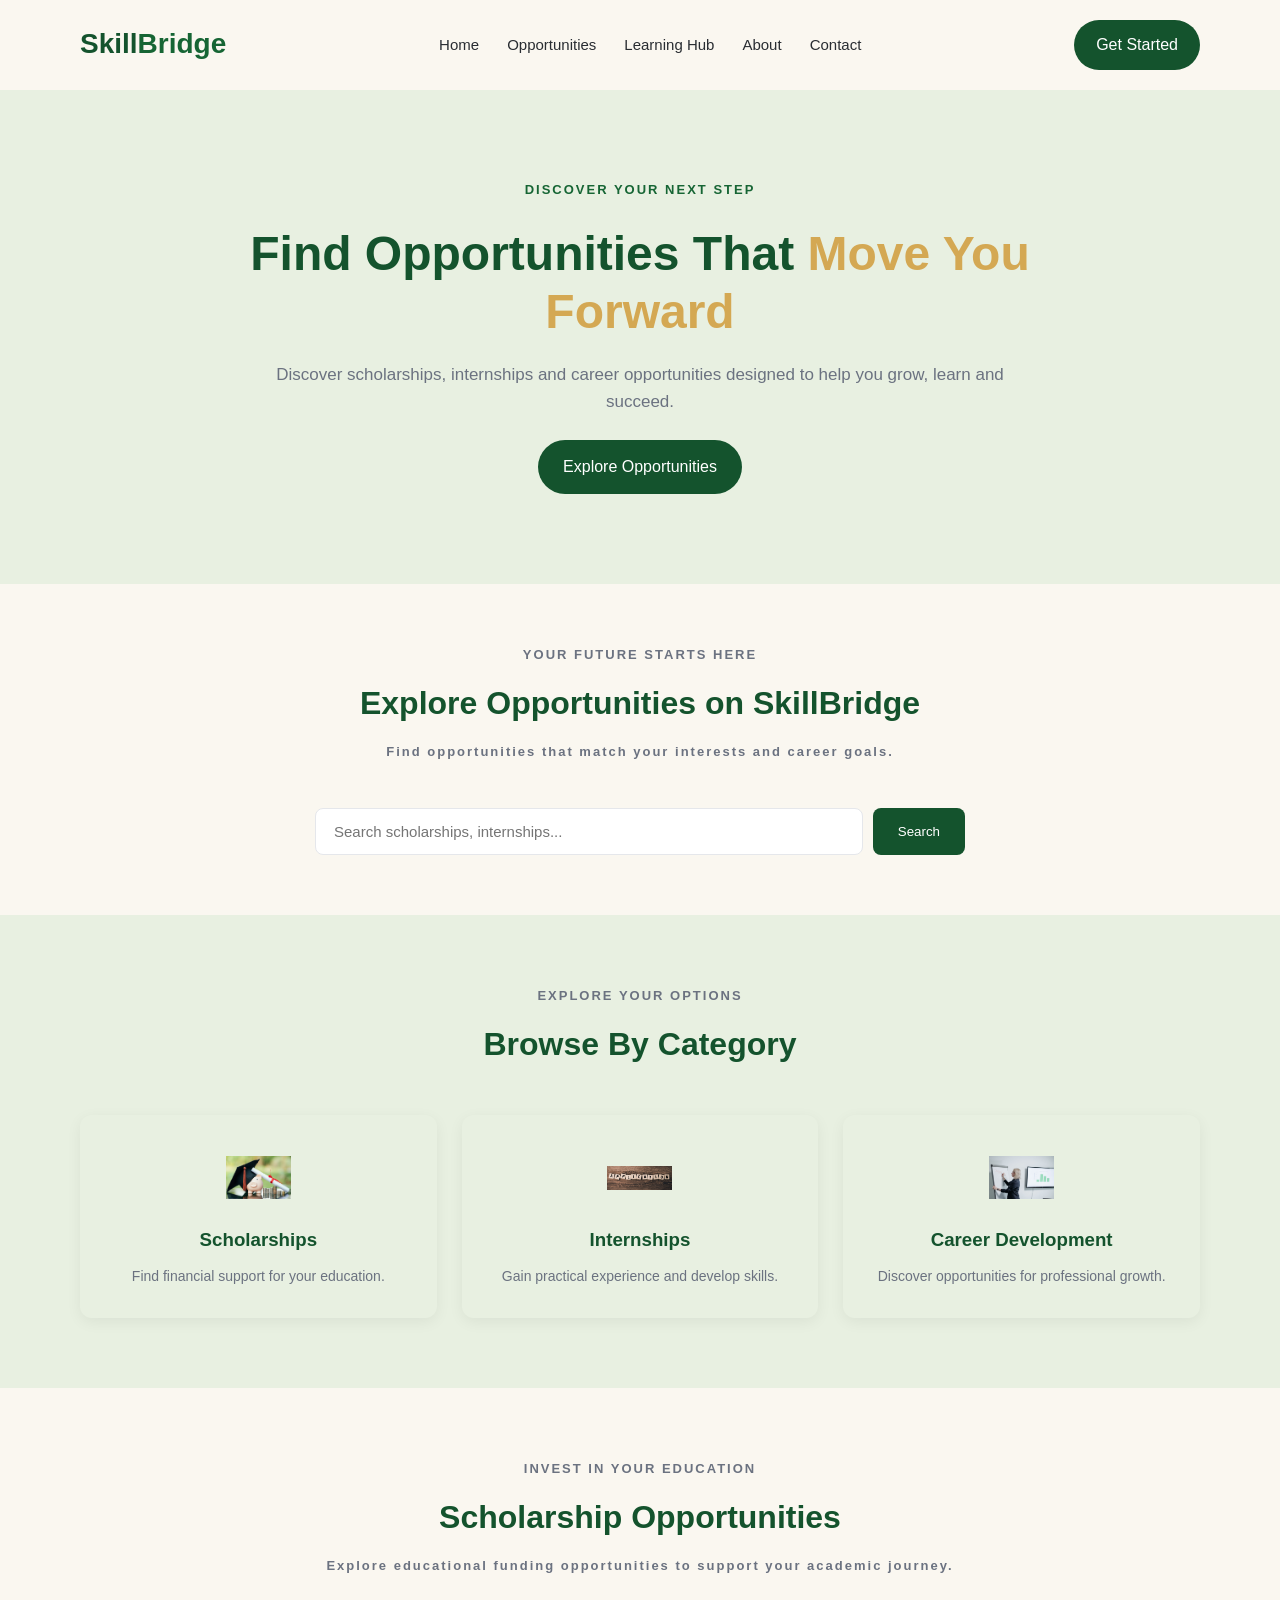
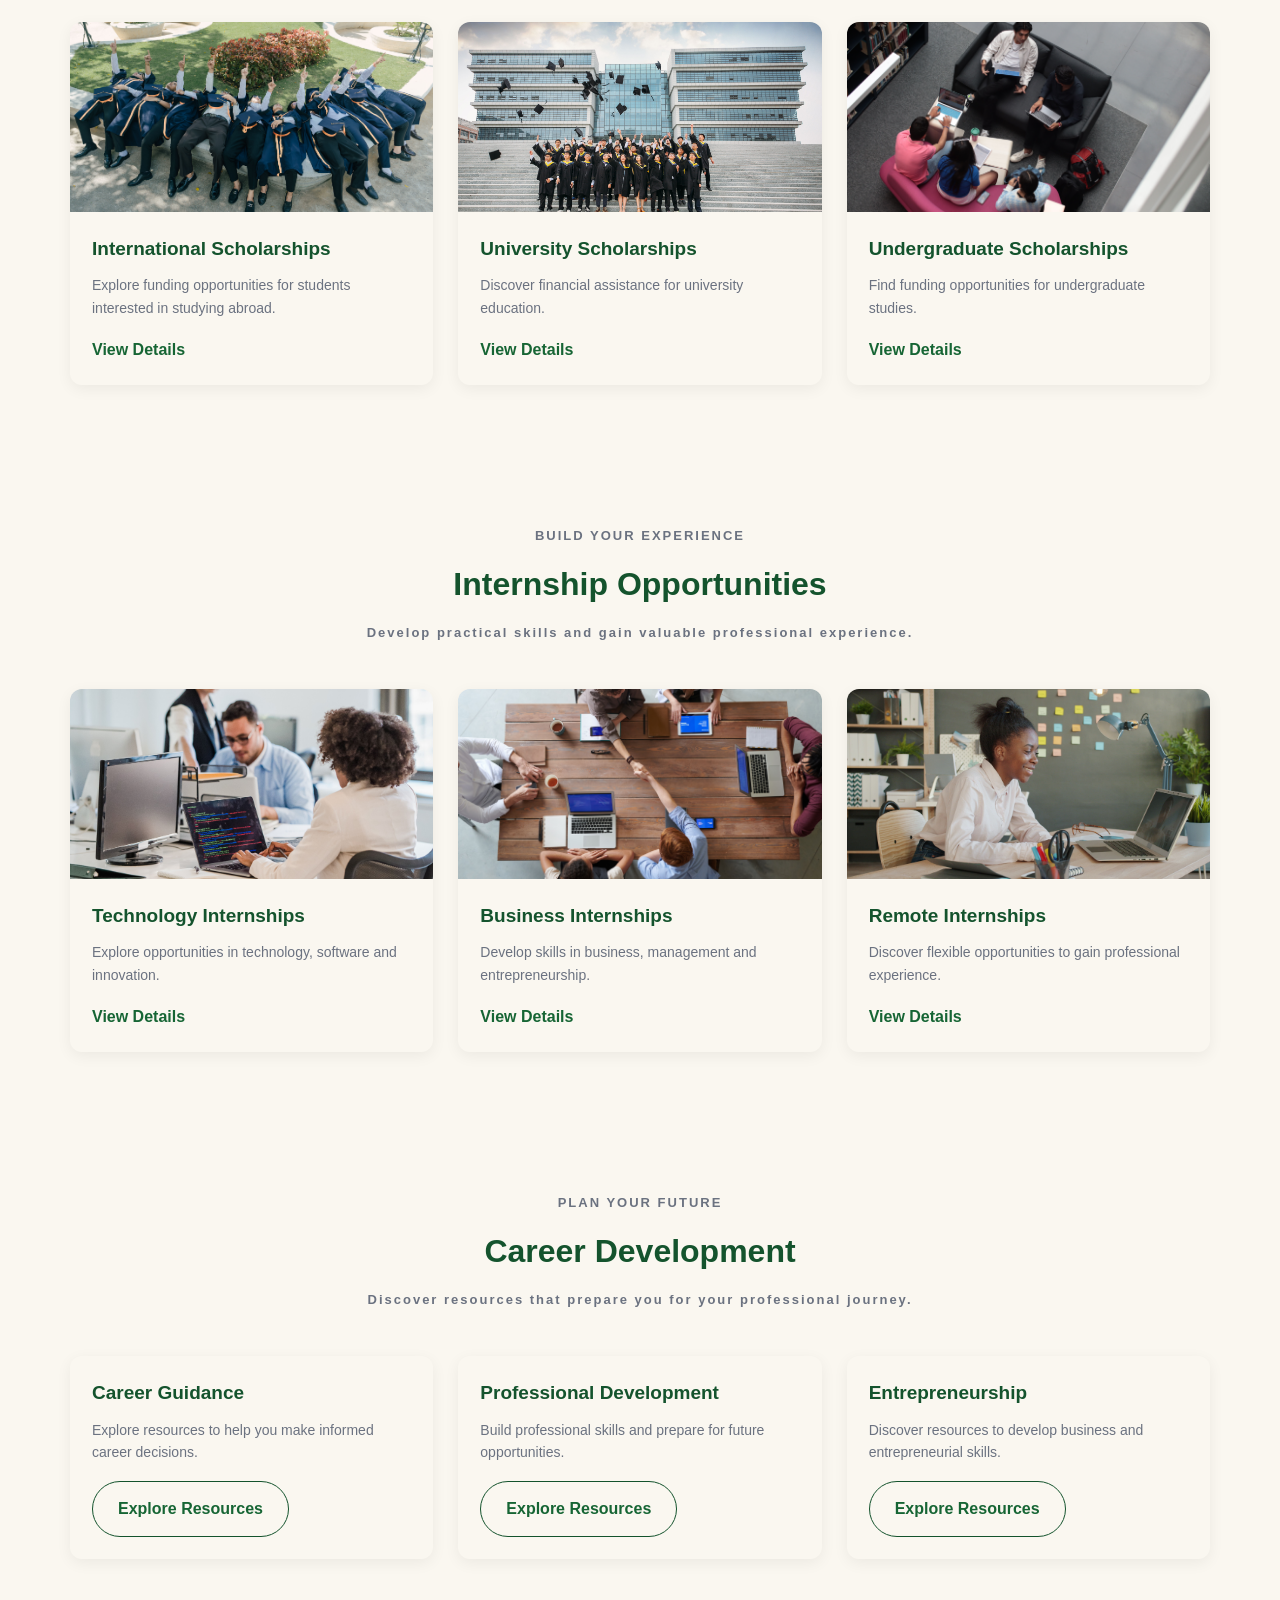
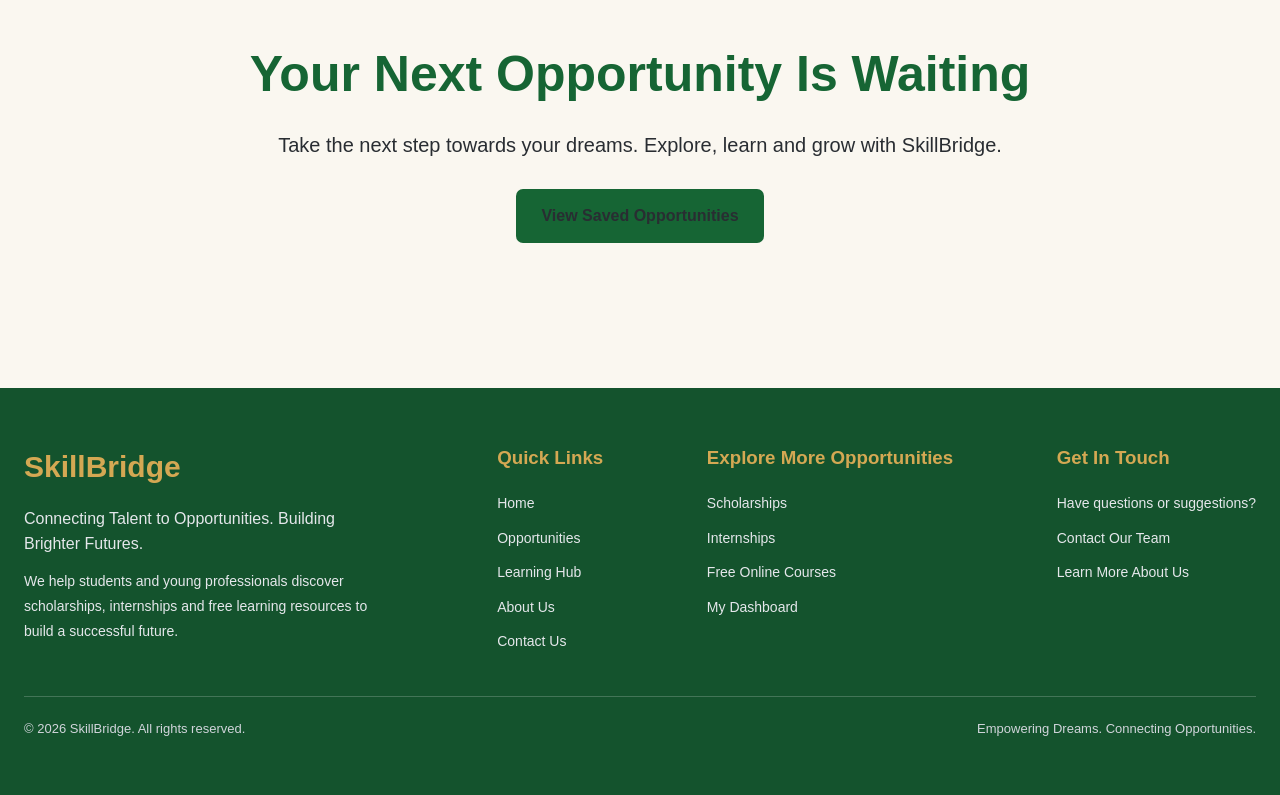
<file: opportunities.html>
<!DOCTYPE html>
<html lang="en">
<head>
    <meta charset="UTF-8">
    <meta name="viewport" content="width=device-width, initial-scale=1.0">
    <title>Opportunities | SkillBridge</title>
    <link rel="stylesheet" href="style.css">
</head>
<body>
      <header> 
        <nav class="navbar">
<div class="logo">
    <a href="index.html">Skill<span>Bridge</span></a>
</div>
<ul class="nav-links">
    <li><a href="index.html">Home</a></li>
    <li><a href="opportunities.html">Opportunities</a></li>
    <li><a href="learning.html">Learning Hub</a></li>
    <li><a href="about.html">About </a></li>
    <li><a href="contact.html">Contact</a></li>

</ul>
<a href="dashboard.html" class="get-started">Get Started</a>

        </nav>
    </header>
    <main>
        <section class="opportunities-hero">
            <div class="opportunities-hero-content">
            <p class="hero-tagline"> DISCOVER YOUR NEXT STEP</p>
            <h1>Find Opportunities That <span> Move You Forward</span></h1>
            <p>Discover scholarships, internships and career opportunities designed to help you grow, learn and succeed.</p>
            <a href="#browse" class="primary-btn">Explore Opportunities</a>
        </div>

        </section>
<section class="opportunity-search" id="browse">
    <div class="section-heading">
        <p>YOUR FUTURE STARTS HERE</p>
        <h2>Explore Opportunities</h2>
        <p>Find opportunities that match your interests and career goals.</p>

    </div>
    <div class="search-bar">
        <input type="text" id="search-input" placeholder="Search scholarships, internships...">
        <button type="button" id="search-button">Search</button>
    </div>
    <p id="search-message"></p>
</section>
<section class="opportunity-categories">
    <div class="section-heading">
        <p>EXPLORE YOUR OPTIONS</p>
        <h2>Browse By Category</h2>
    </div>
    <div class="category-cards">
        <div class="category-card">
            <img src="images/scholarship-icon2.jpg" alt="Scholarship">
            <h3>Scholarships</h3>
            <p>Find financial support for your education.</p>
        </div>
        <div class="category-card">
            <img src="images/internship-icon2.jpg" alt="internship icon">
            <h3>Internships</h3>
            <p>Gain practical experience and develop skills.</p>
        </div>
        <div class="category-card">
            <img src="images/career-icon2.jpg" alt="Career icon">
            <h3>Career Development</h3>
            <p>Discover opportunities for professional growth.</p>

        </div>
    </div>
</section>
<section class="opportunity-list">
    <div class="section-heading">
        <p>INVEST IN YOUR EDUCATION</p>
        <h2>Scholarship Opportunities</h2>
        <p>Explore educational funding opportunities to support your academic journey.</p>
    </div>
    <div class="opportunity-grid">

    <div class="opportunity-card2">

<img src="images/scholarship2.jpg"alt="International scholarship">
<div class="card-content">

<h3>International Scholarships</h3>
<p>Explore funding opportunities for students interested in studying abroad.</p>
 <a href="details.html?opportunity=international" >View Details </a>
</div>

</div>

<div class="opportunity-card2">

<img src="images/university-scholarship.jpg"alt="University education">
<div class="card-content">
        <h3>University Scholarships</h3>
            <p>Discover financial assistance for university education.</p>
            <a href="details.html?opportunity=university" >View Details </a>

        </div>

        </div>

    <div class="opportunity-card2">
    <img src="images/students.jpg" alt="Students studying">

    <div class="card-content">
        <h3>Undergraduate Scholarships</h3>
        <p>Find funding opportunities for undergraduate studies.</p>
        <a href="details.html?opportunity=undergraduate" >View Details </a>

        </div>
        </div>
    </div>

</section>

<section class="opportunity-list">

  <div class="section-heading">

    <p>BUILD YOUR EXPERIENCE</p>

        <h2>Internship Opportunities</h2>
        <p>Develop practical skills and gain valuable professional experience.</p>

    </div>

            
<div class="opportunity-grid">

    <div class="opportunity-card2">

    <img src="images/technology.jpg"alt="Technology internship">

        <div class="card-content">
        <h3>Technology Internships</h3>
        <p>Explore opportunities in technology, software and innovation.</p>
            <a href="details.html?opportunity=technology" >View Details </a>

            </div>
</div>


<div class="opportunity-card2">

    <img src="images/business.jpg"alt="Business internship">

    <div class="card-content">
        <h3>Business Internships</h3>
        <p>Develop skills in business, management and entrepreneurship.</p>
    <a href="details.html?opportunity=business" >View Details </a>

    </div>

</div>


<div class="opportunity-card2">

    <img src="images/remote.jpg"alt="Remote internship">

    <div class="card-content">
        <h3>Remote Internships</h3>
         <p> Discover flexible opportunities to gain professional experience.</p>
                        <a href="details.html?opportunity=remote" >View Details </a>
                    </div>
                </div>
            </div>

        </section>


    <div class="opportunity-list">

<div class="section-heading">

<p>PLAN YOUR FUTURE</p>

<h2>Career Development</h2>
<p>Discover resources that prepare you for your professional journey.</p>
</div>

<div class="opportunity-grid">

<div class="opportunity-card2">

 <div class="card-content">

    <h3>Career Guidance</h3>
    <p>Explore resources to help you make informed career decisions.</p>
    <a href="learning.html" class="secondary-btn">Explore Resources </a>

</div>

</div>

<div class="opportunity-card2">

<div class="card-content">

  <h3>Professional Development</h3>
   <p>Build professional skills and prepare for future opportunities.</p>
   <a href="learning.html" class="secondary-btn">Explore Resources </a>

</div>

</div>

<div class="opportunity-card2">

<div class="card-content">

<h3>Entrepreneurship</h3>
<p> Discover resources to develop business and entrepreneurial skills.</p>
<a href="learning.html" class="secondary-btn">Explore Resources </a>

</div>
</div>
</div>


</section>
<section class="cta">

<h2>Your Next Opportunity Is Waiting</h2>
<p>Take the next step towards your dreams. Explore, learn and grow with SkillBridge.</p>
<a href="saved.html">View Saved Opportunities</a>

</section>

    </main> 
    <footer>
        <div class="footer-content">
            <div class="footer-brand"> 
                <h2>SkillBridge</h2>
                <p>Connecting Talent to Opportunities. Building Brighter Futures.</p>
                <p class="footer-description"> We help students and young professionals discover scholarships, internships and free learning resources to build a successful future.</p>
            </div>
            <div class="footer-links">
                <h3>Quick Links</h3>
                <a href="index.html">Home</a> 
                <a href="opportunities.html">Opportunities</a>
                <a href="learning.html">Learning Hub</a>
                <a href="about.html">About Us</a>
                <a href="contact.html">Contact Us</a>
            
            </div>
            <div class="footer-links">
                <h3>Explore More Opportunities</h3>
                <a href="opportunities.html">Scholarships</a>
                <a href="opportunities.html">Internships</a>
                <a href="learning.html">Free Online Courses</a>              
                <a href="dashboard.html">My Dashboard</a>

            </div>
            <div class="footer-links">
                <h3>Get In Touch</h3>
                <p>Have questions or suggestions?</p>
                <a href="contact.html"> Contact Our Team</a>
                <a href="about.html"> Learn More About Us</a>
            </div>

        </div>
        <div class="footer-bottom">
            <p> &copy; 2026 SkillBridge. All rights reserved.</p>
            <p>Empowering Dreams. Connecting Opportunities.</p>
        </div>
        
    </footer>
    <script src="script.js"></script>
</body>
</html>
</file>
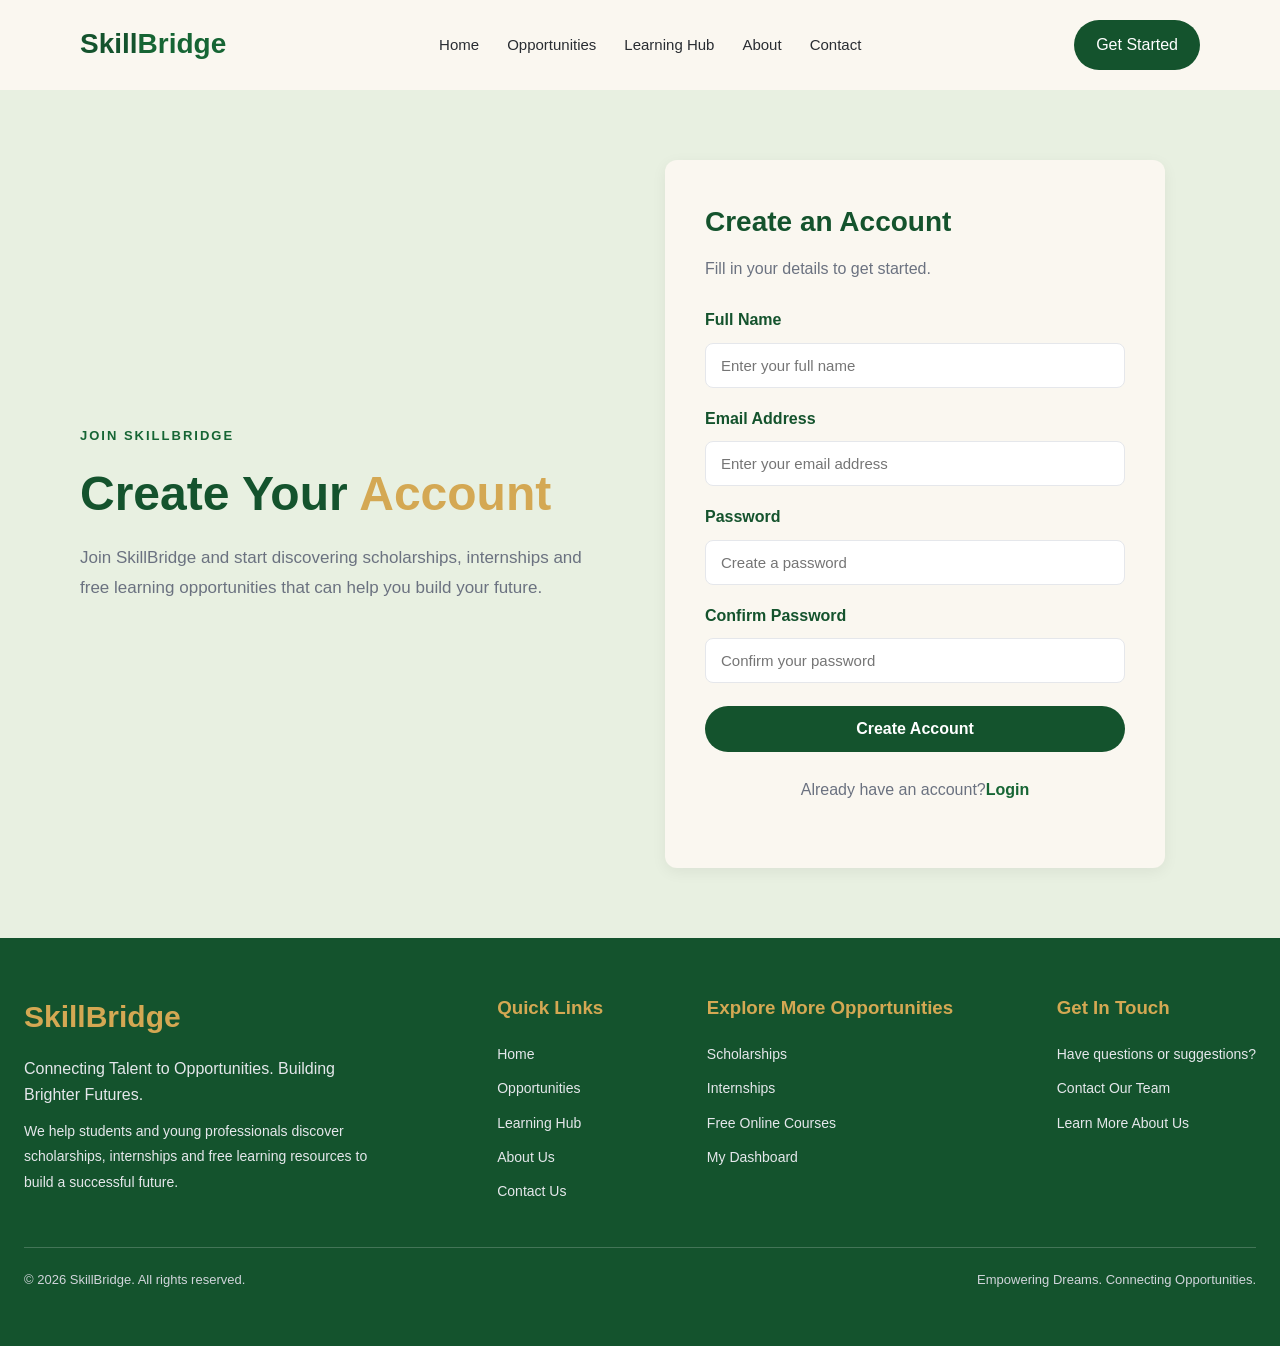
<file: signup.html>
<!DOCTYPE html>
<html lang="en">
<head>
    <meta charset="UTF-8">
    <meta name="viewport" content="width=device-width, initial-scale=1.0">
    <title> Sign Up | SkillBridge</title>
    <link rel="stylesheet" href="style.css">
</head>
<body>
    <header> 
        <nav class="navbar">
<div class="logo">
    <a href="index.html">Skill<span>Bridge</span></a>
</div>
<ul class="nav-links">
    <li><a href="index.html">Home</a></li>
    <li><a href="opportunities.html">Opportunities</a></li>
    <li><a href="learning.html">Learning Hub</a></li>
    <li><a href="about.html">About </a></li>
    <li><a href="contact.html">Contact</a></li>

</ul>
<a href="dashboard.html" class="get-started">Get Started</a>

        </nav>
    </header>
      <main>

<section class="signup-section">

    <div class="signup-content">
        <p class="hero-tagline">JOIN SKILLBRIDGE</p>
        <h1>Create Your <span>Account</span></h1>
        <p>Join SkillBridge and start discovering scholarships, internships and free learning opportunities that can help you build your future.</p>
    </div>

 <div class="signup-form-card">
     <h2>Create an Account</h2>
         <p>Fill in your details to get started.</p>

        <form id="signup-form">

        <div class="form-group">
        <label for="signup-name">Full Name</label>
       <input type="text" id="signup-name" name="name" placeholder="Enter your full name" autocomplete="name" required>
    </div>

    <div class="form-group">
         <label for="signup-email">Email Address</label>
         <input type="email" id="signup-email" name="email" placeholder="Enter your email address" autocomplete="email" required>
 </div>

     <div class="form-group">
          <label for="signup-password">Password</label>
        <input type="password" id="signup-password" name="password" placeholder="Create a password" autocomplete="new-password"  minlength="8" required>
     </div>

    <div class="form-group">
        <label for="confirm-password">Confirm Password</label>
        <input type="password" id="confirm-password" name="confirm-password" placeholder="Confirm your password" autocomplete="new-password" required>
    </div>

    <button type="submit" class="primary-btn">Create Account</button>

</form>
        <p class="login-prompt">Already have an account?<a href="login.html">Login</a></p>
</div>
  </section>

    </main>
 
    <footer>
        <div class="footer-content">
            <div class="footer-brand"> 
                <h2>SkillBridge</h2>
                <p>Connecting Talent to Opportunities. Building Brighter Futures.</p>
                <p class="footer-description"> We help students and young professionals discover scholarships, internships and free learning resources to build a successful future.</p>
            </div>
            <div class="footer-links">
                <h3>Quick Links</h3>
                <a href="index.html">Home</a> 
                <a href="opportunities.html">Opportunities</a>
                <a href="learning.html">Learning Hub</a>
                <a href="about.html">About Us</a>
                <a href="contact.html">Contact Us</a>
            
            </div>
            <div class="footer-links">
                <h3>Explore More Opportunities</h3>
                <a href="opportunities.html">Scholarships</a>
                <a href="opportunities.html">Internships</a>
                <a href="learning.html">Free Online Courses</a>              
                <a href="dashboard.html">My Dashboard</a>

            </div>
            <div class="footer-links">
                <h3>Get In Touch</h3>
                <p>Have questions or suggestions?</p>
                <a href="contact.html"> Contact Our Team</a>
                <a href="about.html"> Learn More About Us</a>
            </div>

        </div>
        <div class="footer-bottom">
            <p> &copy; 2026 SkillBridge. All rights reserved.</p>
            <p>Empowering Dreams. Connecting Opportunities.</p>
        </div>
        
    </footer>
</body>
</html>
</file>
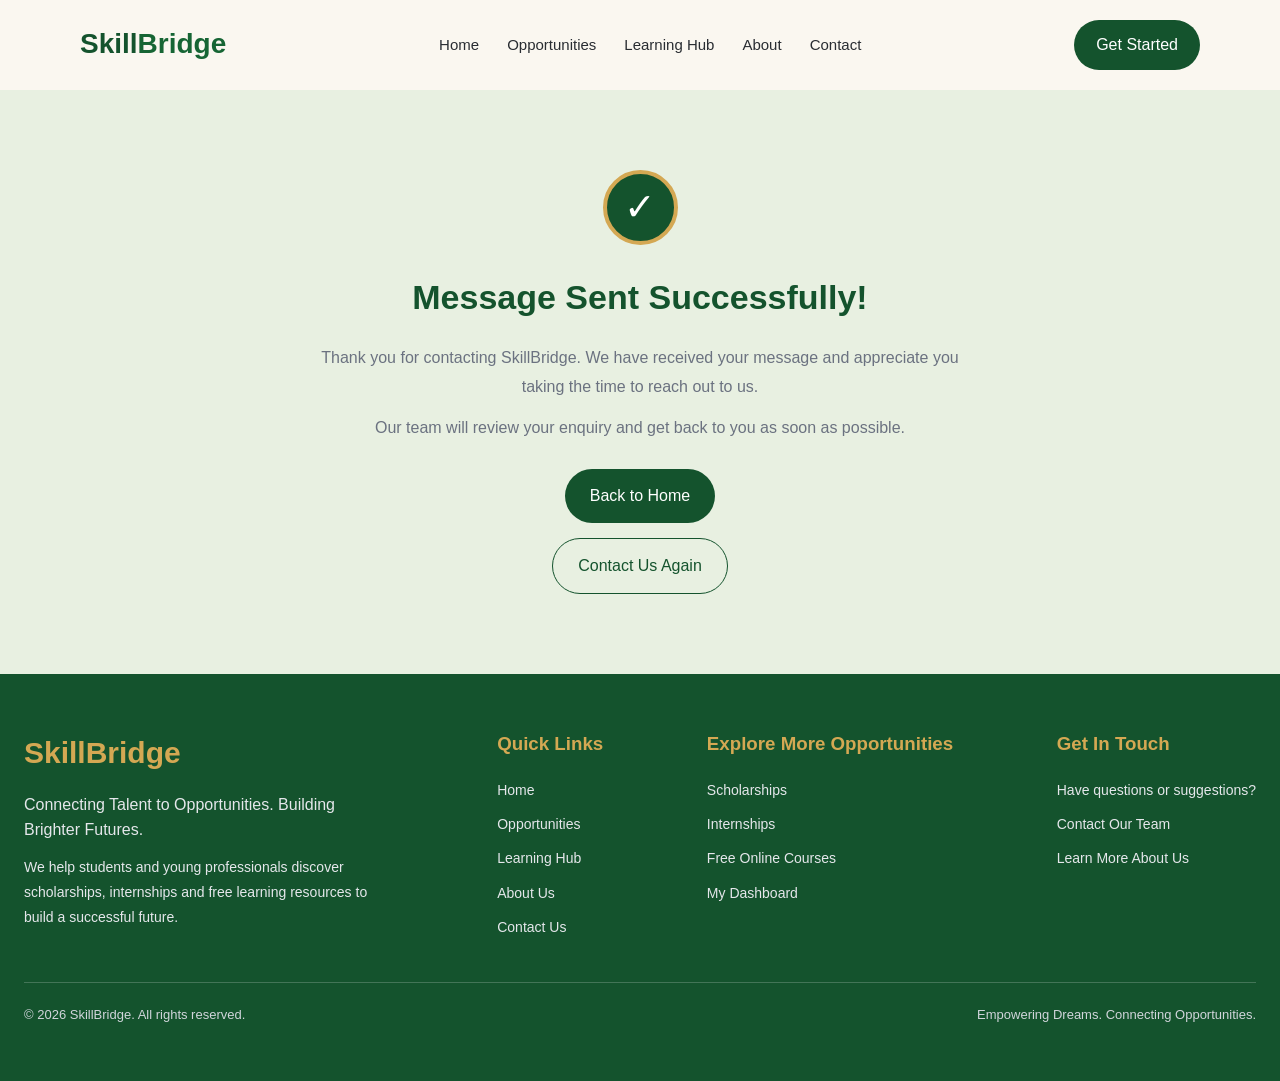
<file: success.html>
<!DOCTYPE html>
<html lang="en">
<head>
    <meta charset="UTF-8">
    <meta name="viewport" content="width=device-width, initial-scale=1.0">
    <title>Message Confirmation | SkillBridge</title>
    <link rel="stylesheet" href="style.css">
</head>

<body>

     <header> 
        <nav class="navbar">
<div class="logo">
    <a href="index.html">Skill<span>Bridge</span></a>
</div>
<ul class="nav-links">
    <li><a href="index.html">Home</a></li>
    <li><a href="opportunities.html">Opportunities</a></li>
    <li><a href="learning.html">Learning Hub</a></li>
    <li><a href="about.html">About </a></li>
    <li><a href="contact.html">Contact</a></li>

</ul>
<a href="dashboard.html" class="get-started">Get Started</a>

        </nav>
    </header>
   <main>
    <section class="contact-success"> 

        <div class="success-icon" aria-hidden="true"> 
            &#10003;
         </div>
         
         <h1>Message Sent Successfully!</h1>
          <p> Thank you for contacting SkillBridge. We have received your message and appreciate you taking the time to reach out to us. </p>
           <p> Our team will review your enquiry and get back to you as soon as possible. </p>
           
            <a href="index.html" class="primary-btn"> Back to Home </a>

             <a href="contact.html" class="secondary-btn"> Contact Us Again </a>

             </section>
            </main> 
            <footer>
        <div class="footer-content">
            <div class="footer-brand"> 
                <h2>SkillBridge</h2>
                <p>Connecting Talent to Opportunities. Building Brighter Futures.</p>
                <p class="footer-description"> We help students and young professionals discover scholarships, internships and free learning resources to build a successful future.</p>
            </div>
            <div class="footer-links">
                <h3>Quick Links</h3>
                <a href="index.html">Home</a> 
                <a href="opportunities.html">Opportunities</a>
                <a href="learning.html">Learning Hub</a>
                <a href="about.html">About Us</a>
                <a href="contact.html">Contact Us</a>
            
            </div>
            <div class="footer-links">
                <h3>Explore More Opportunities</h3>
                <a href="opportunities.html">Scholarships</a>
                <a href="opportunities.html">Internships</a>
                <a href="learning.html">Free Online Courses</a>              
                <a href="dashboard.html">My Dashboard</a>

            </div>
            <div class="footer-links">
                <h3>Get In Touch</h3>
                <p>Have questions or suggestions?</p>
                <a href="contact.html"> Contact Our Team</a>
                <a href="about.html"> Learn More About Us</a>
            </div>

        </div>
        <div class="footer-bottom">
            <p> &copy; 2026 SkillBridge. All rights reserved.</p>
            <p>Empowering Dreams. Connecting Opportunities.</p>
        </div>
        
    </footer>
    
</body>
</html>
</file>
<file: style.css>
* {
margin: 0;
padding: 0;
box-sizing: border-box;
}

:root {
--primary-color: #14532D;
--secondary-color: #166534;
--accent-color: #D4A853;

--background-color: #FAF7F0;
--soft-green: #E8F0E1;

--text-color: #292D32;
--muted-color:#6B7280;

--border-color:#E5E7EB;
--border-radius:12px;
--card-shadow: 0 4px 15px rgba(0, 0, 0, 0.06);

}

body {
font-family: Arial, sans-serif;
background-color: var(--background-color);
color: var(--text-color);
line-height: 1.6;
}
img {
max-width: 100%;
display: block;    
}

a {
text-decoration: none;
color: inherit;
}

section {
padding: 70px 80px;
}


header {
background-color: var(--background-color);
padding: 20px 80px;
}

.navbar {
display: flex;
justify-content: space-between;
align-items: center;
}

.logo a {
font-size: 28px;
font-weight: bold;
color: var(--primary-color);
}
.logo span{
color: var(--secondary-color)    
}

.nav-links {
display: flex;
align-items: center;
list-style: none;
gap: 28px;
}

.nav-links a {
text-decoration: none; 
color: var(--text-color);
font-size: 15px;
font-weight: 500;
transition: 0.3s;
}

.nav-links a:hover {
color: var(--secondary-color);
}

.get-started {
 background-color: var(--primary-color);
color: white;
padding: 12px 22px;
border-radius: 30px;
transition: 0.3s;
}

.get-started:hover {
background-color: var(--accent-color);
color: var(--text-color);
}

@media  (max-width: 600px ) {
header {
padding: 20px 20px;
}

.navbar {
flex-direction: column;
gap: 18px;
}

.nav-links {
gap: 15px;
}

.nav-links a {
font-size: 13px;
}

}

.hero {
min-height: 550px;
display: flex;
align-items: center;
padding: 70px 80px;
gap: 50px;
justify-content: space-between;
}

.hero-content {
width: 50%;
}

.hero-tagline {
color: var(--secondary-color) ;
font-weight: bold;
letter-spacing: 2px;
font-size: 13px;
margin-bottom: 18px;   
}

.hero h1 {
font-size: 58px;
line-height: 1.15;
color: var(--primary-color);
margin-bottom: 20px;
}

.hero h1 span {
color: var(--accent-color);
}

.hero p {
font-size: 18px;
color: var(--muted-color);
margin-bottom: 30px;
max-width: 550px;
}

.hero-btn {
display: flex;
align-items: center;
gap: 15px;
}

.primary-btn {
background-color: var(--primary-color);
color: white;
padding: 14px 25px;
border-radius: 30px;
}

.secondary-btn {
border: 1px solid var(--primary-color);
color: var(--primary-color);
padding: 14px 25px;
border-radius: 30px;
}

.primary-btn:hover, .secondary-btn:hover {
background-color: var(--accent-color);
color: var(--text-color);
}

.hero-image{
 width: 50%;   
}

.hero-image img{
 width: 100%;
 height: 390px;
 object-fit: cover;
 border-radius: 15px;
 box-shadow: var(--card-shadow);   
}

@media (max-width: 600px){
.hero {
flex-direction: column;
padding: 55px 24px;
text-align: center;
}

.hero-content,.hero-image {
width: 100%;
}

.hero-content h1 {
font-size: 34px;
}

.hero-content  p {
font-size: 15px;
}

.hero-btn {
flex-direction: column;
}

.hero-image img {
height: 280px;
}
}

.categories {
display: flex;
justify-content: center;
padding: 55px 70px;
gap:22px;
}

.category {
background-color: var(--soft-green);
width: 25%;
padding: 28px 18px;
text-align: center;
border-radius: var(--border-radius);
box-shadow: var(--card-shadow);
transition: 0.3s ease;
}

.category:hover {
transform: translateY(-5px);
}

.category img {
width:70px;
height: 55px;
object-fit:contain;
margin: 0 auto 15px;
}

.category h3 {
color: var(--primary-color);
margin-bottom: 5px;
}

.category p {
color: var(--muted-color);
font-size: 14px;
}

@media (max-width:500px) {
.categories {
padding: 20px 24px;
gap: 10px;
}

.category {
width: 100%;
}

}

.featured {
padding: 80px 70px;
}

.section-heading {
text-align: center;
margin-bottom: 45px;
}

.section-heading p{
color: var(--secondary-color);
font-size: 13px;
font-weight: bold;
letter-spacing: 2px;
}

.section-heading h2 {
color: var(--primary-color);
font-size: 34px;
margin: 12px 0;
}

.section-heading .p1{
color: var(--muted-color);
}

.opportunities{
display: flex;
gap: 35x;
}

.opportunity-card {
background-color: var(--soft-green);
width: 33.33%;
overflow: hidden;
padding: 2px;
border-radius: var(--border-radius);
box-shadow: var(--card-shadow);
padding-bottom: 25px;
transition: 0.3s ease;
}

.opportunity-card:hover {
transform: translateY(-5px);
}

.opportunity-card img {
width: 100%;
height: 200px;
object-fit: cover;
}

.opportunity-card h3 {
color: var(--primary-color);
font-size: 19px;
padding: 18px 18px 5px;
}

.opportunity-card p {
color: var(--muted-color);
padding: 5px 18px 18px;
font-size: 14px;
}

.opportunity-card a {
margin-left: 18px;
color: var(--primary-color);
font-weight: bold;
text-decoration: none;
}

.opportunity-card a:hover {
color: var(--secondary-color);
}

@media (max-width:600px) {
.featured {
padding: 55px 24px;
}

.section-heading h2 {
font-size: 27px;
}

.opportunities {
flex-direction: column;
}

.opportunity-card {
width: 100%;
}
}

.why-skillbridge {
background-color: var(--primary-light);
padding: 80px 70px;
text-align: center;
}

.why-skillbridge > p:first-child {
color: var(--secondary-color);
font-weight: bold;
letter-spacing: 2px;
font-size: 20px;
}

.why-skillbridge h2 {
color: var(--primary-color);
font-size: 32px;
margin: 15px 0;
}

.why-skillbridge p {
color: var(--muted-color);
max-width: 700px;
margin: 0 auto 40px;
}

.benefits {
display: flex;
gap: 20px;
}

.benefit {
background-color: var(--soft-green);
width: 25%;
padding: 28px 20px;
border-radius: var(--border-radius);
box-shadow: var(--card-shadow);
}

.benefit h3 {
color: var(--primary-color);
margin-bottom: 12px;
}

.benefit p {
color: var(--text-color);
font-size: 14px;
}

@media (max-width:600px){
.why-skillbridge {
padding: 55px 24px;
}

.why-skillbridge h2 {
font-size: 26px;
}

.benefits {
flex-direction: column;
}

.benefit {
width: 100%;
}
 
}

.learning-preview {
display: flex;
align-items: center;
gap: 55px;
padding: 85px 70px;
}

.learning-image {
width: 50%;
}

.learning-image img {
width: 100%;
height: 340px;
object-fit: cover;
border-radius: 15px;
box-shadow: var(--card-shadow);
}

.learning-content {
width: 50%;
}

.learning-content p{
color: var(--secondary-color);
font-weight: bold;
letter-spacing: 2px;
font-size: 15px;
}

.learning-content h2 {
color: var(--primary-color);
font-size: 40px;
margin: 15px 0;
}

.learning-content .p2{
color: var(--muted-color);
margin-bottom: 20px;
}

.learning-content a {
display: inline-block;
background-color: var(--secondary-color);
color: var(--white-color);
padding: 13px 22px;
border-radius: 7px;
text-decoration: none;
font-weight: bold;
}

.learning-content a:hover {
background-color: var(--accent-color);
}

@media (max-width:600px){
.learning-preview {
flex-direction: column;
padding: 55px 24px;
gap: 30px;
}

.learning-image, .learning-content {
width: 100%;
}

.learning-image img {
height: 270px;
}

.learning-content h2 {
font-size: 28px;
}
}

.cta {
text-align: center;
padding: 75px 70px;
}

.cta h2 {
color: var(--secondary-color);
font-size: 50px;
margin-bottom: 15px;
}

.cta p {
color: var(--text-color);
margin-bottom: 28px;
font-size: 20px;
}

.cta a {
display: inline-block;
background-color: var(--secondary-color);
color: var(--primary-dark);
padding: 14px 25px;
border-radius: 7px;
text-decoration: none;
font-weight: bold;
}

.cta a:hover {
background-color: var(--accent-color);
}

@media (max-width:600px){
.cta {
padding: 55px 24px;
}

.cta h2 {
font-size: 27px;
}

}

footer {
background-color: var(--primary-color);
color: var(--white-color);
padding: 55px 24px;
}


.footer-content {
display: flex;
justify-content: space-between;
gap: 35px;
margin-bottom: 40px;
}

.footer-brand {
width: 30%;
}

.footer-brand h2 {
color: var(--accent-color);
font-size: 30px;
margin-bottom: 15px;
}

.footer-brand p {
color: #E5E7EB;
margin-bottom: 12px;
}

.footer-description {
font-size: 14px;
line-height: 1.8;
}

.footer-links {
display: flex;
flex-direction: column;
gap: 12px;
}

.footer-links h3{
color: var(--accent-color);
margin-bottom: 8px;
}

.footer-links p {
color: #E5E7EB;
font-size: 14px;
}

.footer-links a {
color: #E5E7EB;
text-decoration: none;
font-size: 14px;
}

.footer-links a:hover {
color: var(--accent-color);
}

.footer-bottom {
display: flex;
justify-content: space-between;
align-items: center;
border-top: 1px solid rgba(255, 255, 255, 0.2);
padding-top: 22px;
font-size: 13px;
color: #D1D5DB;
}

@media (max-width: 768px) {
.footer-content {
 flex-wrap: wrap;
 }

.footer-brand {
width: 100%;
}

.footer-links {
width: 40%;
}

.footer-bottom {
flex-direction: column;
text-align: center;
gap: 12px;
}

}

.opportunities-hero {
background-color: var(--soft-green);
padding: 90px 80px;
text-align: center;
}

.opportunities-hero-content {
max-width: 800px;
margin: 0 auto;
}

.opportunities-hero h1 {
color: var(--primary-color);
font-size: 48px;
line-height: 1.2;
margin: 20px 0;
}

.opportunities-hero h1 span {
color: var(--accent-color);
}

.opportunities-hero p {
color: var(--muted-color);
font-size: 17px;
margin-bottom: 25px;
}

.opportunities-hero .hero-tagline {
color: var(--secondary-color);
font-weight: bold;
letter-spacing: 2px;
font-size: 13px;
}

.opportunities-hero .primary-btn {
display: inline-block;
}

.opportunity-search {
text-align: center;
padding: 60px 70px;
}

.search-bar {
display: flex;
justify-content: center;
max-width: 650px;
margin: 25px auto 0;
gap: 10px;
}

.search-bar input {
flex: 1;
padding: 14px 18px;
border: 1px solid var(--border-color);
border-radius: 8px;
font-size: 15px;
}

.search-bar button {
background-color: var(--primary-color);
color: white;
border: none;
padding: 14px 25px;
border-radius: 8px;
cursor: pointer;
}

.opportunity-categories {
background-color: var(--soft-green);
}

.category-cards {
display: grid;
grid-template-columns: repeat(3, 1fr);
gap: 25px;
}

.category-card {
background-color: var(--white-color);
padding: 30px 20px;
text-align: center;
border-radius: var(--border-radius);
box-shadow: var(--card-shadow);
transition: 0.3s ease;
}

.category-card:hover {
transform: translateY(-5px);
}

.category-card img {
width: 65px;
height: 65px;
object-fit: contain;
margin: 0 auto 15px;
}

.category-card h3 {
color: var(--primary-color);
margin-bottom: 10px;
}

.category-card p {
color: var(--muted-color);
font-size: 14px;
}

.opportunity-list {
padding: 70px 70px;
}

.opportunity-grid {
display: grid;
grid-template-columns: repeat(3, 1fr);
gap: 25px;
}

.opportunity-card2 {
width: 100%;
background-color: var(--white-color);
padding: 0;
border-radius: var(--border-radius);
overflow: hidden;
box-shadow: var(--card-shadow);
transition: 0.3s ease;
}

.opportunity-card2:hover {
transform: translateY(-5px);
}

.opportunity-card2 img {
width: 100%;
height: 190px;
object-fit: cover;
}

.card-content {
padding: 22px;
}

.opportunity-card2 h3 {
color: var(--primary-color);
font-size: 19px;
padding: 0;
margin-bottom: 10px;
}

.opportunity-card2 p {
color: var(--muted-color);
font-size: 14px;
padding: 0;
margin-bottom: 18px;
}

.opportunity-card2 a {
display: inline-block;
margin-left: 0;
color: var(--secondary-color);
font-weight: bold;
}

.opportunity-card2 a:hover {
color: var(--accent-color);
}

@media (max-width: 768px) {
.opportunities-hero {
padding: 65px 24px;
}

.opportunities-hero h1 {
font-size: 34px;
}

.category-cards {
grid-template-columns: 1fr;
}

.opportunity-grid {
grid-template-columns: repeat(2, 1fr);
}

.opportunity-list {
padding: 55px 24px;
}

}

@media (max-width: 500px) {
.opportunities-hero h1 {
font-size: 29px;
}

.search-bar {
flex-direction: column;
}

.search-bar button {
width: 100%;
}

.opportunity-grid {
grid-template-columns: 1fr;
}

}


.learning-hero {
display: flex;
align-items: center;
justify-content: space-between;
gap: 50px;
padding: 85px 80px;
background-color: var(--soft-green);
}

.learning-hero-content {
width: 50%;
}

.learning-hero-content .hero-tagline {
color: var(--secondary-color);
font-size: 13px;
font-weight: bold;
letter-spacing: 2px;
margin-bottom: 18px;
}

.learning-hero-content h1 {
color: var(--primary-color);
font-size: 48px;
line-height: 1.2;
margin-bottom: 20px;
}

.learning-hero-content h1 span {
display: block;
color: var(--accent-color);
}

.learning-hero-content p {
color: var(--muted-color);
font-size: 17px;
line-height: 1.8;
margin-bottom: 25px;
}

.learning-hero-image {
width: 50%;
}

.learning-hero-image img {
width: 100%;
height: 390px;
object-fit: cover;
border-radius: 15px;
box-shadow: var(--card-shadow);
}

.learning-categories {
background-color: var(--background-color);
padding: 80px 70px;
}

.learning-category-grid {
display: grid;
grid-template-columns: repeat(4, 1fr);
gap: 22px;
}

.learning-category-card {
background-color: var(--soft-green);
padding: 0 0 25px;
text-align: center;
border-radius: var(--border-radius);
overflow: hidden;
box-shadow: var(--card-shadow);
transition: 0.3s ease;
}

.learning-category-card:hover {
transform: translateY(-5px);
}

.learning-category-card img {
width: 100%;
height: 170px;
object-fit: cover;
}

.learning-category-card h3 {
color: var(--primary-color);
font-size: 19px;
margin: 18px 12px 8px;
}

.learning-category-card p {
color: var(--muted-color);
font-size: 14px;
padding: 0 15px;
line-height: 1.7;
}

.featured-courses {
background-color: var(--soft-green);
padding: 80px 70px;
}

.learning-course-grid {
display: grid;
grid-template-columns: repeat(3, 1fr);
gap: 25px;
}

.learning-course-card {
background-color: var(--background-color);
border-radius: var(--border-radius);
overflow: hidden;
box-shadow: var(--card-shadow);
transition: 0.3s ease;
}

.learning-course-card:hover {
transform: translateY(-5px);
}

.learning-course-card img {
width: 100%;
height: 200px;
object-fit: cover;
}

.course-content {
padding: 22px;
}

.course-content h3 {
color: var(--primary-color);
font-size: 19px;
margin-bottom: 12px;
}

.course-content p {
color: var(--muted-color);
font-size: 14px;
line-height: 1.8;
margin-bottom: 18px;
}

.course-content a {
color: var(--secondary-color);
font-weight: bold;
text-decoration: none;
display: inline-block;
}

.course-content a:hover {
color: var(--accent-color);
}

.learning-platforms {
background-color: var(--background-color);
padding: 80px 70px;
}

.platform-grid {
display: grid;
grid-template-columns: repeat(2, 1fr);
gap: 25px;
}

.platform-card {
background-color: var(--soft-green);
padding: 30px;
border-left: 4px solid var(--accent-color);
border-radius: var(--border-radius);
box-shadow: var(--card-shadow);
transition: 0.3s ease;
}

.platform-card:hover {
transform: translateY(-5px);
}

.platform-card h3 {
color: var(--primary-color);
font-size: 21px;
margin-bottom: 12px;
}

.platform-card p {
color: var(--muted-color);
font-size: 15px;
line-height: 1.8;
}

.platform-card a {
display: inline-block;
background-color: var(--secondary-color);
color: white;
padding: 12px 22px;
border-radius: 7px;
text-decoration: none;
font-weight: bold;
margin-top: 18px;
transition: 0.3s ease;
}

.platform-card a:hover {
background-color: var(--accent-color);
color: var(--text-color);
}

@media (max-width: 900px) {
.learning-category-grid {
grid-template-columns: repeat(2, 1fr);
}

.learning-course-grid {
grid-template-columns: repeat(2, 1fr);
}

.learning-hero {
gap: 30px;
padding: 65px 40px;
}

}

@media (max-width: 600px) {
.learning-hero {
flex-direction: column;
padding: 55px 24px;
text-align: center;
}

.learning-hero-content, .learning-hero-image {
width: 100%;
}

.learning-hero-content h1 {
font-size: 34px;
}

.learning-hero-content p {
 font-size: 15px;
}

.learning-hero-image img {
height: 270px;
}

.learning-category-grid, .learning-course-grid, .platform-grid {
grid-template-columns: 1fr;
}

.learning-categories, .featured-courses, .learning-platforms {
padding: 55px 24px;
}

}


.about-hero {
background-color: var(--soft-green);
padding: 100px 8%;
text-align: center;
}

.about-content {
max-width: 800px;
margin: 0 auto;
}

.about-content h1 {
font-size: 48px;
color: var(--primary-color);
margin-bottom: 20px;
}

.about-content p {
font-size: 18px;
color: var(--muted-color);
line-height: 1.8;
margin-bottom: 30px;
}

.our-story {
background-color: var(--background-color);
padding: 70px 80px;
text-align: center;
}

.our-story h2 {
font-size: 32px;
color: var(--primary-color);
margin-bottom: 20px;
}

.our-story p {
max-width: 850px;
margin: 15px auto;
font-size: 17px;
line-height: 1.8;
color: var(--muted-color);
}

.mission-vision {
background-color: var(--soft-green);
padding: 80px 70px;
display: flex;
gap: 25px;
justify-content: center;
}

.mission,.vision {
flex: 1;
max-width: 500px;
padding: 35px;
border: 1px solid var(--accent-color);
border-radius: var(--border-radius);
border-left: 4px solid var(--accent-color);
box-shadow: var(--card-shadow);
}

.mission h2, .vision h2 {
color: var(--primary-color);
font-size: 25px;
margin-bottom: 20px;
}

.mission p, .vision p {
color: var(--muted-color);
font-size: 15px;
line-height: 1.8;
}

.what-we-offer {
background-color: var(--background-color);
padding: 80px 70px;
text-align: center;
}

.what-we-offer h2 {
color:var(--primary-color);
font-size: 32px;
margin-bottom: 15px;
}

.what-we-offer  p{
color: var(--muted-color);
font-size: 17px;
margin-bottom: 40px;
}

.offer-list {
display: flex;
justify-content: center;
gap: 25px;
}

.offer {
flex: 1;
padding: 30px;
border-bottom: 3px solid var(--accent-color) ;
border-radius: 12px;
background-color: var(--soft-green);
box-shadow: var(--card-shadow);
transition: 0.3s ease;
}
.offer:hover {
transform: translateY(-5px);
}

.offer h3 {
color: var(--primary-color);
font-size: 22px;
margin-bottom: 15px;
}

.offer p {
color: var(--muted-color);
line-height: 1.7;
}

@media (max-width: 768px) {

.mission-vision, .offer-list {
flex-direction: column;
}

.about-content h1 {
font-size: 36px;
}

.about-hero, .our-story, .mission-vision, .what-we-offer{
padding: 50px 6%;
}

}


.details-hero {
background-color: var(--soft-green);
padding: 90px 80px;
text-align: center;
}

.details-content {
max-width: 800px;
margin: 0 auto;
}

.details-content .hero-tagline {
color: var(--secondary-color);
font-weight: bold;
letter-spacing: 2px;
font-size: 13px;
margin-bottom: 18px;
}

.details-content h1 {
color: var(--primary-color);
font-size: 48px;
margin: 20px 0;
}

.details-content h1 span {
color: var(--accent-color);
}

.details-content p {
color: var(--muted-color);
font-size: 17px;
line-height: 1.8;
}

.opportunity-details {
background-color: var(--background-color);
padding: 80px 80px;
}

.details-header {
text-align: center;
margin-bottom: 45px;
}

.opportunity-category {
display: inline-block;
background-color: var(--soft-green);
color: var(--secondary-color);
padding: 8px 20px;
border-radius: 30px;
font-size: 13px;
font-weight: bold;
letter-spacing: 1px;
margin-bottom: 15px;
}

.details-header h2 {
color: var(--primary-color);
font-size: 32px;
margin-bottom: 12px;
}

.organization-name {
color: var(--muted-color);
font-size: 15px;
}

.details-description {
background-color: var(--soft-green);
padding: 30px;
border-left: 4px solid var(--accent-color);
border-radius: var(--border-radius);
margin-bottom: 30px;
box-shadow: var(--card-shadow);
}

.details-description h3 {
color: var(--primary-color);
font-size: 23px;
margin-bottom: 15px;
}

.details-description p {
color: var(--muted-color);
font-size: 15px;
line-height: 1.8;
}

.details-information {
display: grid;
grid-template-columns: repeat(2, 1fr);
gap: 25px;
margin-bottom: 35px;
}

.information-item {
background-color: var(--soft-green);
padding: 28px;
border-radius: var(--border-radius);
border-bottom: 3px solid var(--accent-color);
box-shadow: var(--card-shadow);
}

.information-item h3 {
color: var(--primary-color);
font-size: 20px;
margin-bottom: 12px;
}

.information-item p {
color: var(--muted-color);
font-size: 15px;
line-height: 1.8;
}

.details-requirements {
background-color: var(--soft-green);
padding: 30px;
border-radius: var(--border-radius);
border-left: 4px solid var(--accent-color);
margin-bottom: 35px;
box-shadow: var(--card-shadow);
}

.details-requirements h3 {
color: var(--primary-color);
font-size: 23px;
margin-bottom: 18px;
}

.details-requirements ul {
padding-left: 22px;
}

.details-requirements li {
color: var(--muted-color);
font-size: 15px;
line-height: 2;
}

.details-apply {
background-color: var(--primary-color);
padding: 50px 30px;
text-align: center;
border-radius: var(--border-radius);
}

.details-apply h3 {
color: var(--background-color);
font-size: 30px;
margin-bottom: 15px;
}

.details-apply p {
color: #E5E7EB;
font-size: 16px;
margin-bottom: 25px;
}

.details-apply a {
display: inline-block;
padding: 13px 24px;
border-radius: 7px;
text-decoration: none;
font-weight: bold;
margin: 8px;
transition: 0.3s ease;
}

.details-apply .primary-btn {
background-color: var(--accent-color);
color: white;
}

.details-apply .secondary-btn {
background-color: transparent;
color: white;
border: 1px solid white;
}

.details-apply .primary-btn:hover,
.details-apply .secondary-btn:hover {
background-color: var(--accent-color);
color: var(--text-color);
}

@media (max-width: 768px) {
.details-hero {
padding: 65px 24px;
}

.details-content h1 {
font-size: 34px;
}

.opportunity-details {
padding: 55px 24px;
}

.details-header h2 {
font-size: 26px;
}

.details-information {
grid-template-columns: 1fr;
}

.details-apply {
padding: 40px 20px;
}

.details-apply a {
display: block;
max-width: 230px;
margin: 12px auto;
}
}


.contact-hero {
background-color: var(--soft-green);
padding: 80px 80px;
text-align: center;
}

.contact-hero-content {
max-width: 800px;
margin: auto;
}

.contact-hero .hero-tagline {
color: var(--accent-color);
font-weight: bold;
letter-spacing: 2px;
margin-bottom: 15px;
}

.contact-hero h1 {
color: var(--primary-color);
font-size: 42px;
margin-bottom: 20px;
}

.contact-hero h1 span {
color: var(--secondary-color);
}

.contact-hero-content  p {
color: var(--muted-color);
font-size: 17px;
line-height: 1.8;
}

.contact-information {
background-color: var(--background-color);
padding: 70px 80px;
}

.contact-information .section-heading {
text-align: center;
margin-bottom: 40px;
}

.contact-information .section-heading  .p2 {
color: var(--accent-color);
font-weight: bold;
letter-spacing: 2px;
}

.contact-information .section-heading h2 {
color: var(--primary-color);
font-size: 32px;
margin: 12px 0;
}

.contact-information .section-heading .p {
color: var(--muted-color);
line-height: 1.7;
}

.contact-info-grid {
display: grid;
grid-template-columns: repeat(3, 1fr);
gap: 25px;
max-width: 1100px;
margin: auto;
}

.contact-info-card {
background-color: var(--soft-green);
padding: 35px 25px;
text-align: center;
border-radius: var(--border-radius);
box-shadow: var(--card-shadow);
border-bottom: 3px solid var(--accent-color);
}

.contact-info-card h3 {
color: var(--primary-color);
font-size: 20px;
margin-bottom: 15px;
}

.contact-info-card p {
color: var(--muted-color);
line-height: 1.6;
}

.contact-form-section {
background-color: var(--soft-green);
padding: 70px 80px;
}

.contact-form-heading {
text-align: center;
margin-bottom: 35px;
}

.contact-form-heading  p {
color: var(--accent-color);
font-weight: bold;
letter-spacing: 2px;
}

.contact-form-heading h2 {
color: var(--primary-color);
font-size: 32px;
margin: 12px 0;
}

.contact-form-heading .p3 {
color: var(--muted-color);
line-height: 1.7;
}

.contact-form {
max-width: 650px;
margin: auto;
background-color: var(--background-color);
padding: 35px;
border-radius: var(--border-radius);
box-shadow: var(--card-shadow);
}

.form-group {
display: flex;
flex-direction: column;
margin-bottom: 22px;
}

.form-group label {
color: var(--primary-color);
font-weight: bold;
margin-bottom: 10px;
}

.form-group input, .form-group textarea {
width: 100%;
padding: 13px 15px;
border: 1px solid var(--border-color);
border-radius: 8px;
background-color: white;
font-family: inherit;
font-size: 15px;
color: var(--text-color);
outline: none;
}

.form-group input:focus, .form-group textarea:focus {
border-color: var(--secondary-color);
box-shadow: 0 0 0 3px rgba(22, 101, 52, 0.1);
}

.form-group textarea {
resize: vertical;
}

.contact-form .primary-btn {
width: 100%;
border: none;
cursor: pointer;
padding: 14px;
font-size: 16px;
}

@media (max-width: 768px) {
.contact-hero, .contact-information, .contact-form-section {
padding: 50px 25px;
}

.contact-hero h1 {
font-size: 32px;
}

.contact-info-grid {
grid-template-columns: 1fr;
}

.contact-form {
padding: 25px 20px;
}
}


.contact-success {
background-color: var(--soft-green);
min-height: 500px;
padding: 80px 25px;
display: flex;
flex-direction: column;
align-items: center;
justify-content: center;
text-align: center;
}

.success-icon {
width: 75px;
height: 75px;
background-color: var(--primary-color);
color: white;
border-radius: 50%;
display: flex;
align-items: center;
justify-content: center;
font-size: 38px;
margin-bottom: 25px;
border: 4px solid var(--accent-color);
}

.contact-success h1 {
color: var(--primary-color);
font-size: 34px;
margin-bottom: 20px;
}

.contact-success p {
color: var(--muted-color);
font-size: 16px;
line-height: 1.8;
max-width: 650px;
margin-bottom: 12px;
}

.contact-success .primary-btn, .contact-success .secondary-btn {
display: inline-block;
margin: 15px 8px 0;
text-decoration: none;
}

@media (max-width: 768px) {
.contact-success {
padding: 60px 20px;
}

.contact-success h1 {
font-size: 27px;
}
}


.dashboard-welcome {
background-color: var(--soft-green);
padding: 80px 80px;
text-align: center;
}

.welcome-content {
max-width: 800px;
margin: auto;
}

.welcome-content .hero-tagline {
color: var(--accent-color);
font-weight: bold;
letter-spacing: 2px;
margin-bottom: 15px;
}

.welcome-content h1 {
color: var(--primary-color);
font-size: 40px;
margin-bottom: 20px;
}

.welcome-content h1 span {
color: var(--secondary-color);
}

.welcome-content p {
color: var(--muted-color);
font-size: 16px;
line-height: 1.8;
}

.dashboard-profile {
background-color: var(--background-color);
padding: 60px 80px;
}

.profile-heading {
margin-bottom: 25px;
}

.profile-heading h2 {
color: var(--primary-color);
font-size: 30px;
margin-bottom: 10px;
}

.profile-heading p {
color: var(--muted-color);
}

.profile-card {
background-color: var(--soft-green);
padding: 30px;
border-radius: var(--border-radius);
box-shadow: var(--card-shadow);
border-left: 4px solid var(--accent-color);
display: flex;
justify-content: space-between;
align-items: center;
gap: 20px;
}

.profile-details h3 {
color: var(--primary-color);
font-size: 22px;
margin-bottom: 10px;
}

.profile-details p {
color: var(--muted-color);
line-height: 1.7;
}

.dashboard-overview {
background-color: var(--soft-green);
padding: 70px 80px;
}

.dashboard-overview .section-heading {
text-align: center;
margin-bottom: 40px;
}

.section-heading  p {
color: var(--muted-color);
line-height: 1.7;
}

.section-heading .section-tagline {
color: var(--accent-color);
font-weight: bold;
letter-spacing: 2px;
}

.section-heading h2 {
color: var(--primary-color);
font-size: 32px;
margin: 12px 0;
}

.overview-grid {
display: grid;
grid-template-columns: repeat(3, 1fr);
gap: 25px;
}

.overview-card {
background-color: var(--background-color);
padding: 30px 25px;
border-radius: var(--border-radius);
box-shadow: var(--card-shadow);
text-align: center;
border-bottom: 3px solid var(--accent-color);
}

.overview-card h3 {
color: var(--primary-color);
font-size: 18px;
margin-bottom: 15px;
}

.overview-number {
color: var(--secondary-color);
font-size: 35px;
font-weight: bold;
margin-bottom: 10px;
}

.overview-card p {
color: var(--muted-color);
line-height: 1.6;
}

.saved-opportunities {
background-color: var(--background-color);
padding: 70px 80px;
}

.saved-opportunities .section-heading {
text-align: center;
margin-bottom: 40px;
}

.saved-grid {
display: grid;
grid-template-columns: repeat(2, 1fr);
gap: 25px;
margin-bottom: 35px;
}

.saved-card {
background-color: var(--soft-green);
padding: 30px;
border-radius: var(--border-radius);
box-shadow: var(--card-shadow);
border-bottom: 3px solid var(--accent-color);
}

.saved-card h3 {
color: var(--primary-color);
font-size: 20px;
margin-bottom: 12px;
}

.saved-card p {
color: var(--muted-color);
line-height: 1.7;
margin-bottom: 12px;
}

.saved-card .secondary-btn {
display: inline-block;
margin-top: 10px;
}

.saved-opportunities .primary-btn {
display: inline-block;
text-decoration: none;
}

.application-tracker {
background-color: var(--soft-green);
padding: 70px 80px;
}

.application-tracker .section-heading {
text-align: center;
margin-bottom: 40px;
}

.application-list {
max-width: 900px;
margin: auto;
}

.application-card {
background-color: var(--background-color);
padding: 25px 30px;
border-radius: var(--border-radius);
box-shadow: var(--card-shadow);
margin-bottom: 20px;
display: flex;
justify-content: space-between;
align-items: center;
gap: 20px;
}

.application-card h3 {
color: var(--primary-color);
font-size: 19px;
margin-bottom: 10px;
}

.application-card p {
color: var(--muted-color);
}

.application-status {
background-color: #E8F0E1;
color: var(--primary-color);
padding: 9px 16px;
border-radius: 20px;
font-size: 14px;
font-weight: bold;
}

.dashboard-learning {
background-color: var(--background-color);
padding: 70px 80px;
}

.dashboard-learning .section-heading {
text-align: center;
margin-bottom: 35px;
}

.learning-dashboard-card {
max-width: 850px;
margin: auto;
background-color: var(--soft-green);
padding: 40px;
text-align: center;
border-radius: var(--border-radius);
box-shadow: var(--card-shadow);
border-top: 4px solid var(--accent-color);
}

.learning-dashboard-card h3 {
color: var(--primary-color);
font-size: 24px;
margin-bottom: 15px;
}

.learning-dashboard-card p {
color: var(--muted-color);
line-height: 1.8;
margin-bottom: 25px;
}

@media (max-width: 768px) {
.dashboard-welcome, .dashboard-profile, .dashboard-overview, .saved-opportunities, .application-tracker,.dashboard-learning {
padding: 50px 25px;
}

.welcome-content h1 {
font-size: 30px;
}

.overview-grid, .saved-grid {
 grid-template-columns: 1fr;
}

.profile-card, .application-card {
flex-direction: column;
align-items: flex-start;
 }

.learning-dashboard-card {
padding: 30px 20px;
}

}


.login-section {
display: grid;
grid-template-columns: 1fr 1fr;
align-items: center;
gap: 50px;
padding: 70px 80px;
background-color: var(--soft-green);
min-height: 550px;
}

.login-content {
max-width: 550px;
}

.login-content .hero-tagline {
color: var(--secondary-color);
font-weight: bold;
letter-spacing: 2px;
font-size: 13px;
margin-bottom: 18px;
}

.login-content h1 {
color: var(--primary-color);
font-size: 48px;
line-height: 1.2;
margin-bottom: 20px;
}

.login-content h1 span {
color: var(--accent-color);
}

.login-content p {
color: var(--muted-color);
font-size: 17px;
line-height: 1.8;
}

.login-form-card {
background-color: var(--background-color);
padding: 40px;
border-radius: var(--border-radius);
box-shadow: var(--card-shadow);
max-width: 500px;
width: 100%;
}

.login-form-card h2 {
color: var(--primary-color);
font-size: 28px;
margin-bottom: 12px;
}

.login-form-card  p {
color: var(--muted-color);
margin-bottom: 25px;
}

.login-form-card .form-group {
margin-bottom: 22px;
}

.login-form-card .primary-btn {
width: 100%;
border: none;
cursor: pointer;
font-size: 16px;
font-weight: bold;
margin-top: 5px;
}

.login-form-card .signup-prompt {
text-align: center;
margin-top: 25px;
color: var(--muted-color);
}

.login-form-card .signup-prompt a {
color: var(--secondary-color);
font-weight: bold;
}

.login-form-card .signup-prompt a:hover {
color: var(--accent-color);
}

@media (max-width: 768px) {
.login-section {
grid-template-columns: 1fr;
padding: 55px 25px;
gap: 35px;
}

.login-content {
text-align: center;
margin: auto;
}

.login-content h1 {
font-size: 34px;
}

.login-form-card {
margin: auto;
padding: 30px 25px;
}
}


.signup-section {
display: grid;
grid-template-columns: 1fr 1fr;
align-items: center;
gap: 50px;
padding: 70px 80px;
background-color: var(--soft-green);
min-height: 600px;
}

.signup-content {
max-width: 550px;
}

.signup-content .hero-tagline {
color: var(--secondary-color);
font-weight: bold;
letter-spacing: 2px;
font-size: 13px;
margin-bottom: 18px;
}

.signup-content h1 {
color: var(--primary-color);
font-size: 48px;
line-height: 1.2;
margin-bottom: 20px;
}

.signup-content h1 span {
color: var(--accent-color);
}

.signup-content p {
color: var(--muted-color);
font-size: 17px;
line-height: 1.8;
}

.signup-form-card {
background-color: var(--background-color);
padding: 40px;
border-radius: var(--border-radius);
box-shadow: var(--card-shadow);
max-width: 500px;
width: 100%;
}

.signup-form-card h2 {
color: var(--primary-color);
font-size: 28px;
margin-bottom: 12px;
}

.signup-form-card  p {
color: var(--muted-color);
margin-bottom: 25px;
}

.signup-form-card .form-group {
margin-bottom: 18px;
}

.signup-form-card .primary-btn {
width: 100%;
border: none;
cursor: pointer;
font-size: 16px;
font-weight: bold;
margin-top: 5px;
}

.signup-form-card .login-prompt {
text-align: center;
margin-top: 25px;
color: var(--muted-color);
}

.signup-form-card .login-prompt a {
color: var(--secondary-color);
font-weight: bold;
text-decoration: none;
}

.signup-form-card .login-prompt a:hover {
color: var(--accent-color);
}

@media  (max-width: 768px) {
.signup-section {
grid-template-columns: 1fr;
padding: 55px 25px;
gap: 35px;
}

.signup-content {
text-align: center;
margin: auto;
}

.signup-content h1 {
font-size: 34px;
}

.signup-form-card {
margin: auto;
padding: 30px 25px;
}
}


.courses-section {
background-color: var(--soft-green);
padding: 60px 80px;
display: flex;
flex-direction: column;
gap: 20px;
align-items: stretch;
}

.courses-heading {
text-align: center;
margin-bottom: 35px;
width: 100%;
}

.courses-heading h2 {
color: var(--primary-color);
font-size: 32px;
margin-bottom: 10px;
}

.courses-heading p {
color: var(--muted-color);
font-size: 16px;
}

.course-card {
display: flex;
flex-direction: column;    
background-color: var(--background-color);
border: 1px solid var(--border-color);
border-radius: var(--border-radius);
padding: 25px ;
width: 100%;
box-sizing: border-box;
margin: 0;
box-shadow: var(--card-shadow);
}

.course-header {
display: flex;
justify-content: space-between;
align-items: center;
gap: 15px;
border-bottom: 2px solid var(--soft-green);
padding-bottom: 15px;
}

.course-header h3 {
color: var(--primary-color);
font-size: 22px;
}

.course-header .opportunity-category {
background-color: var(--soft-green);
color: var(--primary-color);
padding: 7px 12px;
border-radius: 20px;
font-size: 13px;
font-weight: 600;
}

.course-description {
margin: 18px 0;
width: 100%;
box-sizing: border-box;
}

.course-description h4, .course-learning-outcomes h4, .course-enrollment h4 {
color: var(--primary-color);
font-size: 17px;
margin-bottom: 8px;
}

.course-description p, .course-enrollment p {
color: var(--text-color);
line-height: 1.6;
}

.course-information {
display: grid;
grid-template-columns: repeat(3, 1fr);
gap: 12px;
 margin: 20px 0;
}

.course-info-item {
background-color: var(--soft-green);
padding: 13px;
border-radius: 8px;
display: flex;
flex-direction: column;
gap: 5px;
}

.course-info-item strong {
color: var(--primary-color);
font-size: 14px;
}

.course-info-item span {
color: var(--text-color);
font-size: 14px;
}

.course-learning-outcomes {
margin: 20px 0;
}

.course-learning-outcomes ul {
padding-left: 20px;
margin-top: 8px;
}

.course-learning-outcomes li {
color: var(--text-color);
line-height: 1.7;
margin-bottom: 4px;
}

.course-enrollment {
border-top: 2px solid var(--soft-green);
padding-top: 18px;
margin-top: auto;
}

.course-btn {
display: inline-block;
margin-top: 15px;
text-decoration: none;
}

.course-btn:hover {
background-color: var(--primary-color);
transform: translateY(-2px);
}

@media (max-width: 768px) {
.courses-section {
padding: 40px 60px;
}

.course-information {
grid-template-columns: repeat(2, 1fr);
}

.course-header {
flex-direction: column;
align-items: flex-start;
}
}

@media (max-width: 480px) {   
.course-information {
grid-template-columns: 1fr;
}

.course-card {
padding: 18px;
}

.courses-heading h2 {
font-size: 26px;
}
}


.learning-categories {
padding: 60px 8%;
background-color: var(--soft-green);
}

.category-filter {
margin-bottom: 30px;
display: flex;
flex-direction: column;
align-items: center;
}

.category-filter label {
display: block;
color: var(--primary-color);
font-weight: bold;
margin-bottom: 10px;
}

.category-filter select {
width: 260px;
padding: 12px 15px;
border: 1px solid var(--primary-color);
border-radius: var(--border-radius);
background-color: var(--soft-green);
color: var(--primary-color);
font-size: 15px;
cursor: pointer;
outline: none;
}

.category-filter select:focus {
border-color: var(--accent-color);
}

@media (max-width: 480px) {
.learning-categories {
padding: 35px 60px;
}

.category-filter {
width: 100%;
}

.category-filter label {
font-size: 14px;
}

.category-filter select {
width: 100%;
font-size: 14px;
padding: 12px;
}

}


.opportunity-search-section {
padding: 60px 80px;
background-color: var(--background-color);
}

.search-heading {
text-align: center;
margin-bottom: 35px;
}

.search-heading h2 {
font-size: 32px;
color: var(--primary-color);
margin: 12px 0;
}

.search-heading p {
color: var(--muted-color);
line-height: 1.7;
}

.search-container {
max-width: 950px;
margin: auto;
padding: 30px;
background-color: var(--background-color);
border-radius: 12px;
border: 1px solid var(--background-color);
}

.search-input {
margin-bottom: 20px;
}

.search-input input {
width: 100%;
padding: 15px;
border: 1px solid var(--background-color);
border-radius: 7px;
font-size: 15px;
outline: none;
background-color: white;
}

.search-input input:focus {
border-color: var(--primary-color);
}

.filter-options {
display: flex;
gap: 15px;
flex-wrap: wrap;
}

.filter-options select {
flex: 1;
min-width: 150px;
padding: 13px;
border: 1px solid var(--background-color);
border-radius: 7px;
background-color: white;
color: var(--primary-color);
}

.filter-options button {
cursor: pointer;
border: none;
}

.search-results {
max-width: 950px;
margin: 20px auto 0;
}

.search-results p {
color: var(--secondary-color);
font-weight: 600;
}

.no-results {
text-align: center;
padding: 40px 20px;
color: var(--secondary-color);
background-color: #f8f5e9;
border-radius: 10px;
}

@media (max-width: 768px) {
.filter-options {
flex-direction: column;
}

.filter-options select, .filter-options button {
width: 100%;
}

.search-heading h2 {
font-size: 26px;
}

}
</file>
